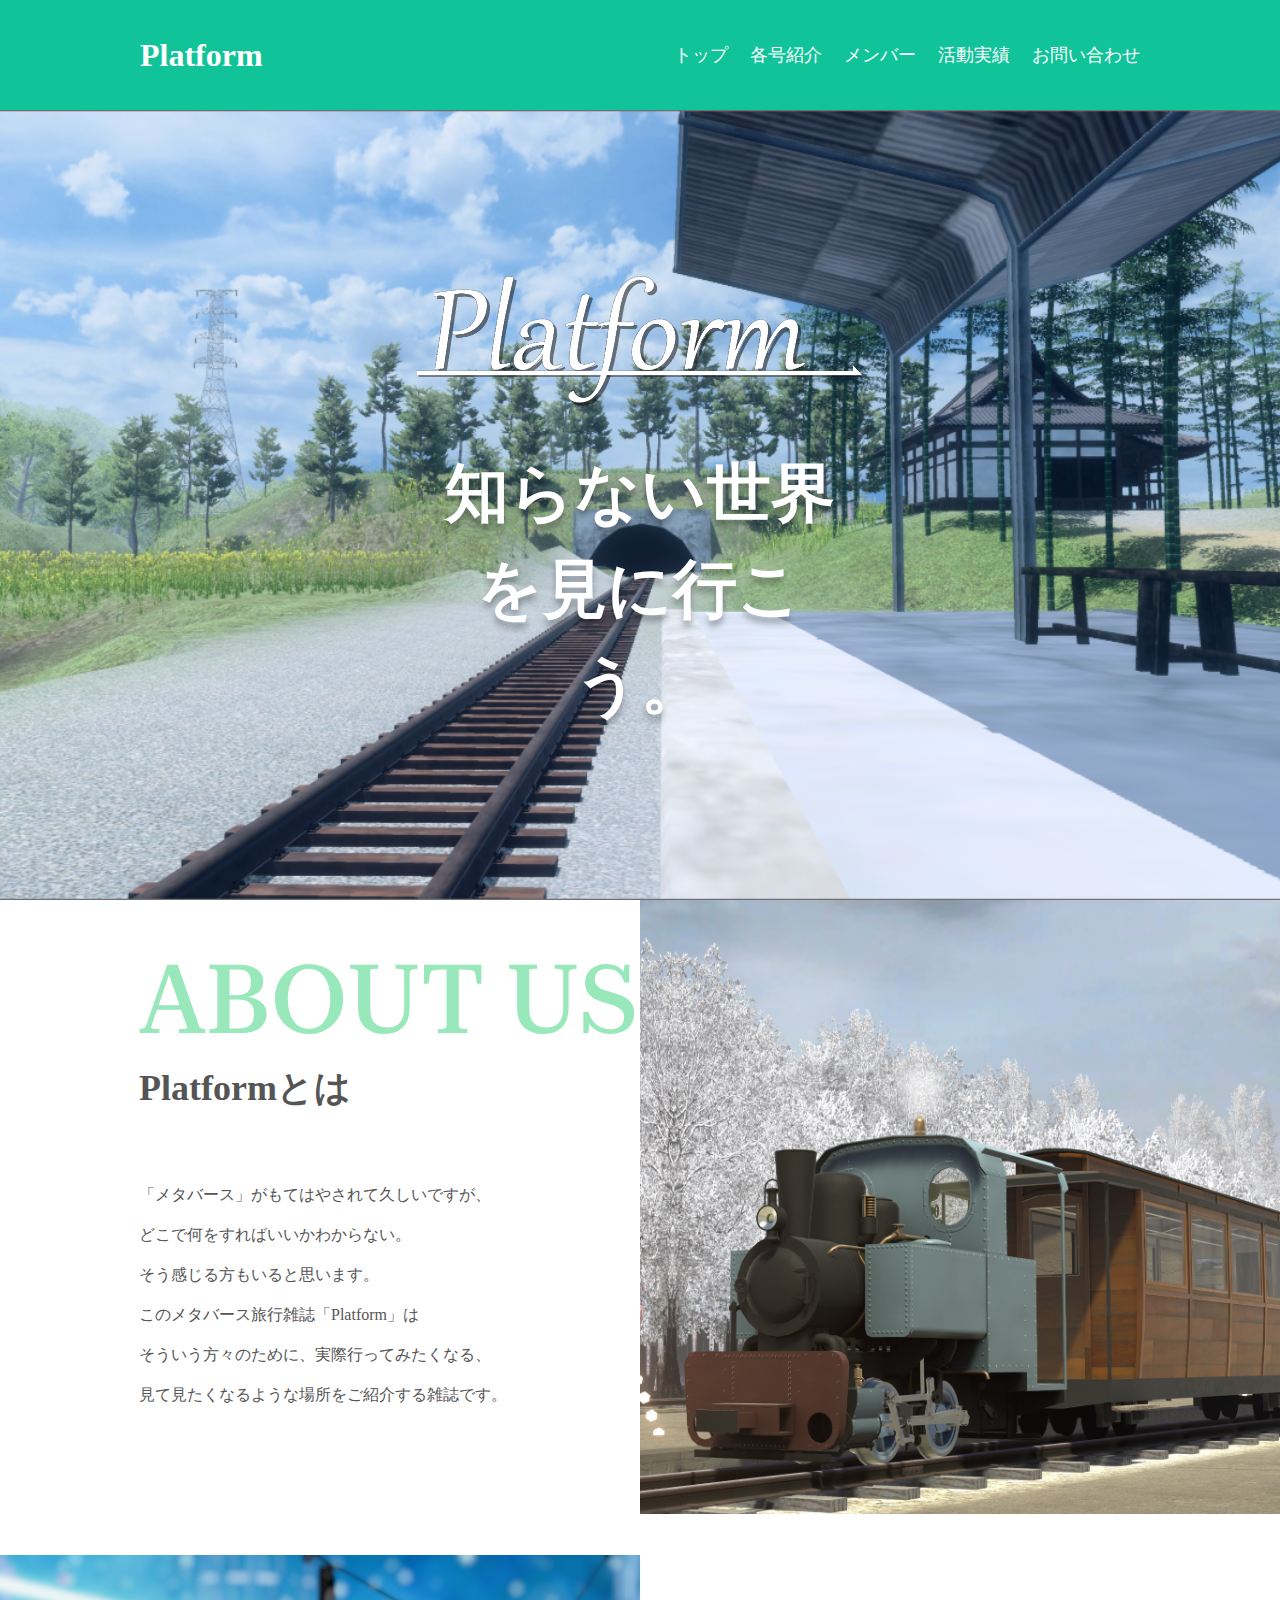
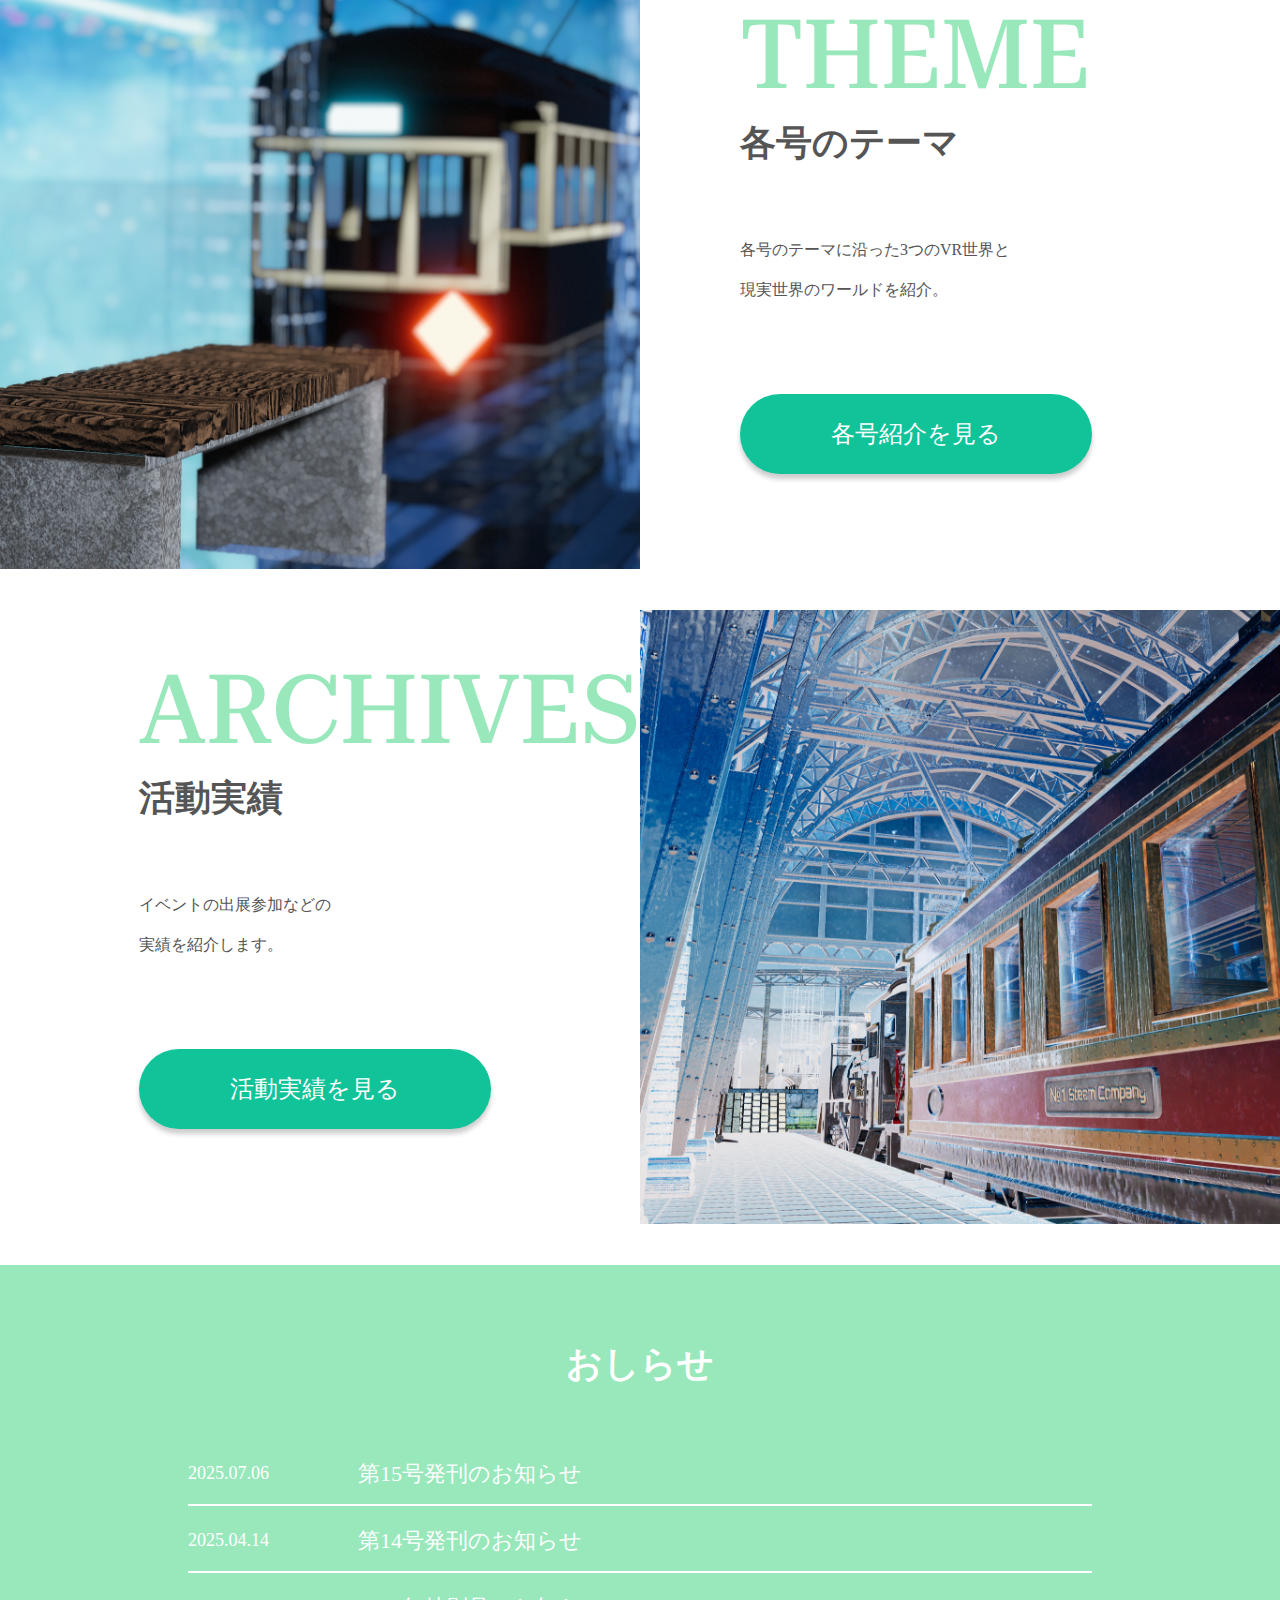
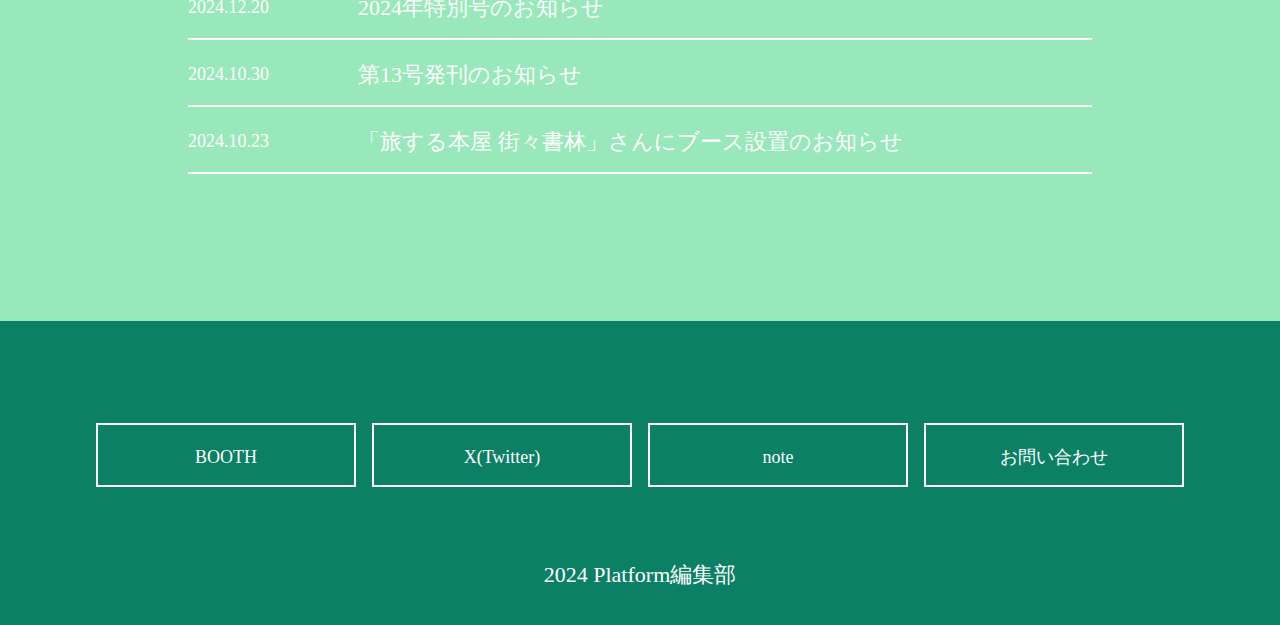
<file: index.html>
<!DOCTYPE html>
<html lang="ja">
<head>
    <meta charset="UTF-8">
    <meta name="viewport" content="width=device-width, initial-scale=1.0">
    <title>Platform - メタバース写真旅行誌 -</title>
    <meta name="description" content="メタバース写真旅行誌「Platform」のWebサイトです 毎号テーマに沿ってVRChatやcluster、Resonite等の各プラットフォームだけではなく現実世界を含めた内容を提供します。">
    <meta name="keywords" content="メタバース,VRChat,cluster,Resonite,写真,旅行誌,メタバース写真旅行誌">

    <meta property="og:type" content="website" />
    <meta property="og:title" content="Platform - メタバース写真旅行誌 -" />
    <meta property="og:description" content="メタバース写真旅行誌「Platform」のWebサイトです 毎号テーマに沿ってVRChatやcluster、Resonite等の各プラットフォームだけではなく現実世界を含めた内容を提供します。" />
    <meta property="og:url" content="https://platformvr.github.io/index.html" />
    <meta property="og:site_name" content="Platform - メタバース写真旅行誌 -" />
    <meta property="og:image" content="https://platformvr.github.io/assets/img/meta_img_s.png" />
    <meta name="twitter:card" content="summary" />
    <meta name="twitter:site" content="@PlatformVR" />
    <link rel="stylesheet" href="./assets/css/reset.css">
    <link rel="preconnect" href="https://fonts.googleapis.com">
    <link rel="preconnect" href="https://fonts.gstatic.com" crossorigin>
    <link href="https://fonts.googleapis.com/css2?family=Roboto+Serif:ital,opsz,wght@0,8..144,100..900;1,8..144,100..900&display=swap" rel="stylesheet">
    <link rel="stylesheet" href="./assets/css/style.css">
</head>
<body>
    <header class="header">
        <div class="header-inner">
            <a href="./index.html" class="logo">Platform</a>
            <nav>
                <input id="menu-toggle" type="checkbox" />
                <label class='menu-button-container' for="menu-toggle">
                    <div class='sp-menu'></div>
                </label>
                <ul class="menulist">
                    <li><a href="./index.html">トップ</a></li>
                    <li><a href="./themes.html">各号紹介</a></li>
                    <li><a href="./member.html">メンバー</a></li>
                    <li><a href="./archives.html">活動実績</a></li>
                    <li><a href="mailto:platformvirtualreal@gmail.com">お問い合わせ</a></li>
                </ul>
            </nav>
        </div>
    </header>
    <main>
        <section class="firstview">
            <div class="firstview-inner">
                <h1><img src="./assets/img/logo.png" alt="Platform" /></h1>
                <p>知らない世界を見に行こう。</p>
            </div>
        </section>
        <section class="about">
            <div class="about-inner">
                <div class="about-contents">
                    <img src="./assets/img/bg_top-about.png" alt="" />
                </div>
                <div class="about-contents">
                    <h2>ABOUT US</h2>
                    <h3>Platformとは</h3>
                    <p>
                        「メタバース」がもてはやされて久しいですが、<br/>
                        どこで何をすればいいかわからない。<br/>
                        そう感じる方もいると思います。<br/>
                        このメタバース旅行雑誌「Platform」は<br/>
                        そういう方々のために、実際行ってみたくなる、<br/>
                        見て見たくなるような場所をご紹介する雑誌です。</p>
                </div>
            </div>
        </section>
        <section class="theme">
            <div class="theme-inner">
                <div class="theme-contents">
                    <img src="./assets/img/bg_top-theme.png" alt="" />
                </div>
                <div class="theme-contents">
                    <h2>THEME</h2>
                    <h3>各号のテーマ</h3>
                    <p>
                        各号のテーマに沿った3つのVR世界と<br/>
                        現実世界のワールドを紹介。</p>

                    <a href="./themes.html" class="btn btn-green btn-big">各号紹介を見る</a>
                </div>
            </div>
        </section>
        <section class="archives">
            <div class="archives-inner">
                <div class="archives-contents">
                    <img src="./assets/img/bg_top-archives.png" alt="" />
                </div>
                <div class="archives-contents">
                    <h2>ARCHIVES</h2>
                    <h3>活動実績</h3>
                    <p>
                        イベントの出展参加などの<br/>
                        実績を紹介します。</p>
                    <a href="./archives.html" class="btn btn-green btn-big">活動実績を見る</a>
                </div>
            </div>
        </section>
        <section class="news">
            <div class="news-inner">
                <h2>おしらせ</h2>
                <ul>
                    <li>
                        <a href="./news/20250706.html"><span class="date">2025.07.06</span><span>第15号発刊のお知らせ</span></a>
                    </li>
                    <li>
                        <a href="./news/20250414.html"><span class="date">2025.04.14</span><span>第14号発刊のお知らせ</span></a>
                    </li>
                    <li>
                        <a href="./news/20241220.html"><span class="date">2024.12.20</span><span>2024年特別号のお知らせ</span></a>
                    </li>
                    <li>
                        <a href="./news/20241030.html"><span class="date">2024.10.30</span><span>第13号発刊のお知らせ</span></a>
                    </li>
                    <li>
                        <a href="./news/20241023.html"><span class="date">2024.10.23</span><span>「旅する本屋 街々書林」さんにブース設置のお知らせ</span></a>
                    </li>
                </ul>
            </div>
        </section>
    </main>
    <footer class="footer">
        <div class="footer-inner">
            <ul class="footer-nav">
                <li>
                    <a class="btn btn-line" href="https://platform-vr.booth.pm/" target="_blank">BOOTH</a>
                </li>
                <li>
                    <a class="btn btn-line" href="https://x.com/PlatformVR" target="_blank">X(Twitter)</a>
                </li>
                <li>
                    <a class="btn btn-line" href="https://note.com/platformvr" target="_blank">note</a>
                </li>
                <li>
                    <a class="btn btn-line" href="mailto:platformvirtualreal@gmail.com">お問い合わせ</a>
                </li>
            </ul>
            <p class="copy">2024 Platform編集部</p>
        </div>
    </footer>
</body>
</html>
</file>
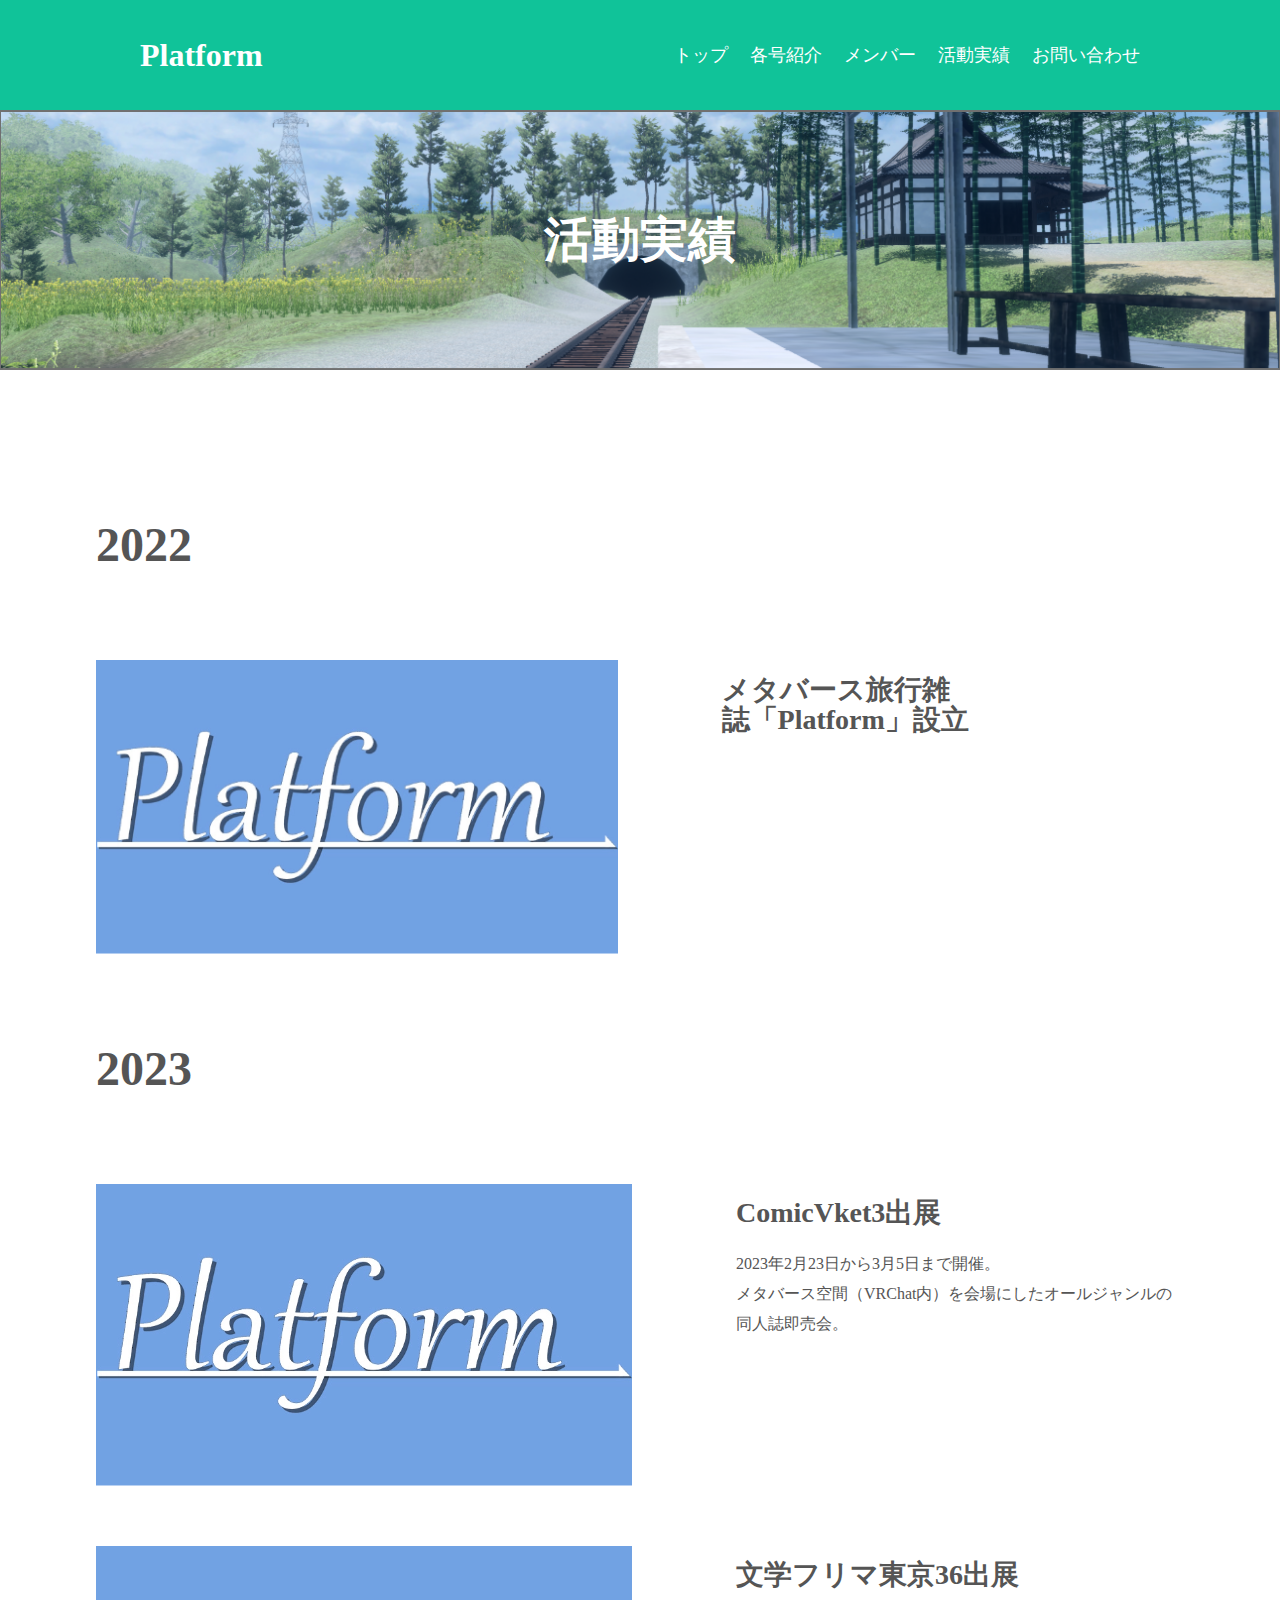
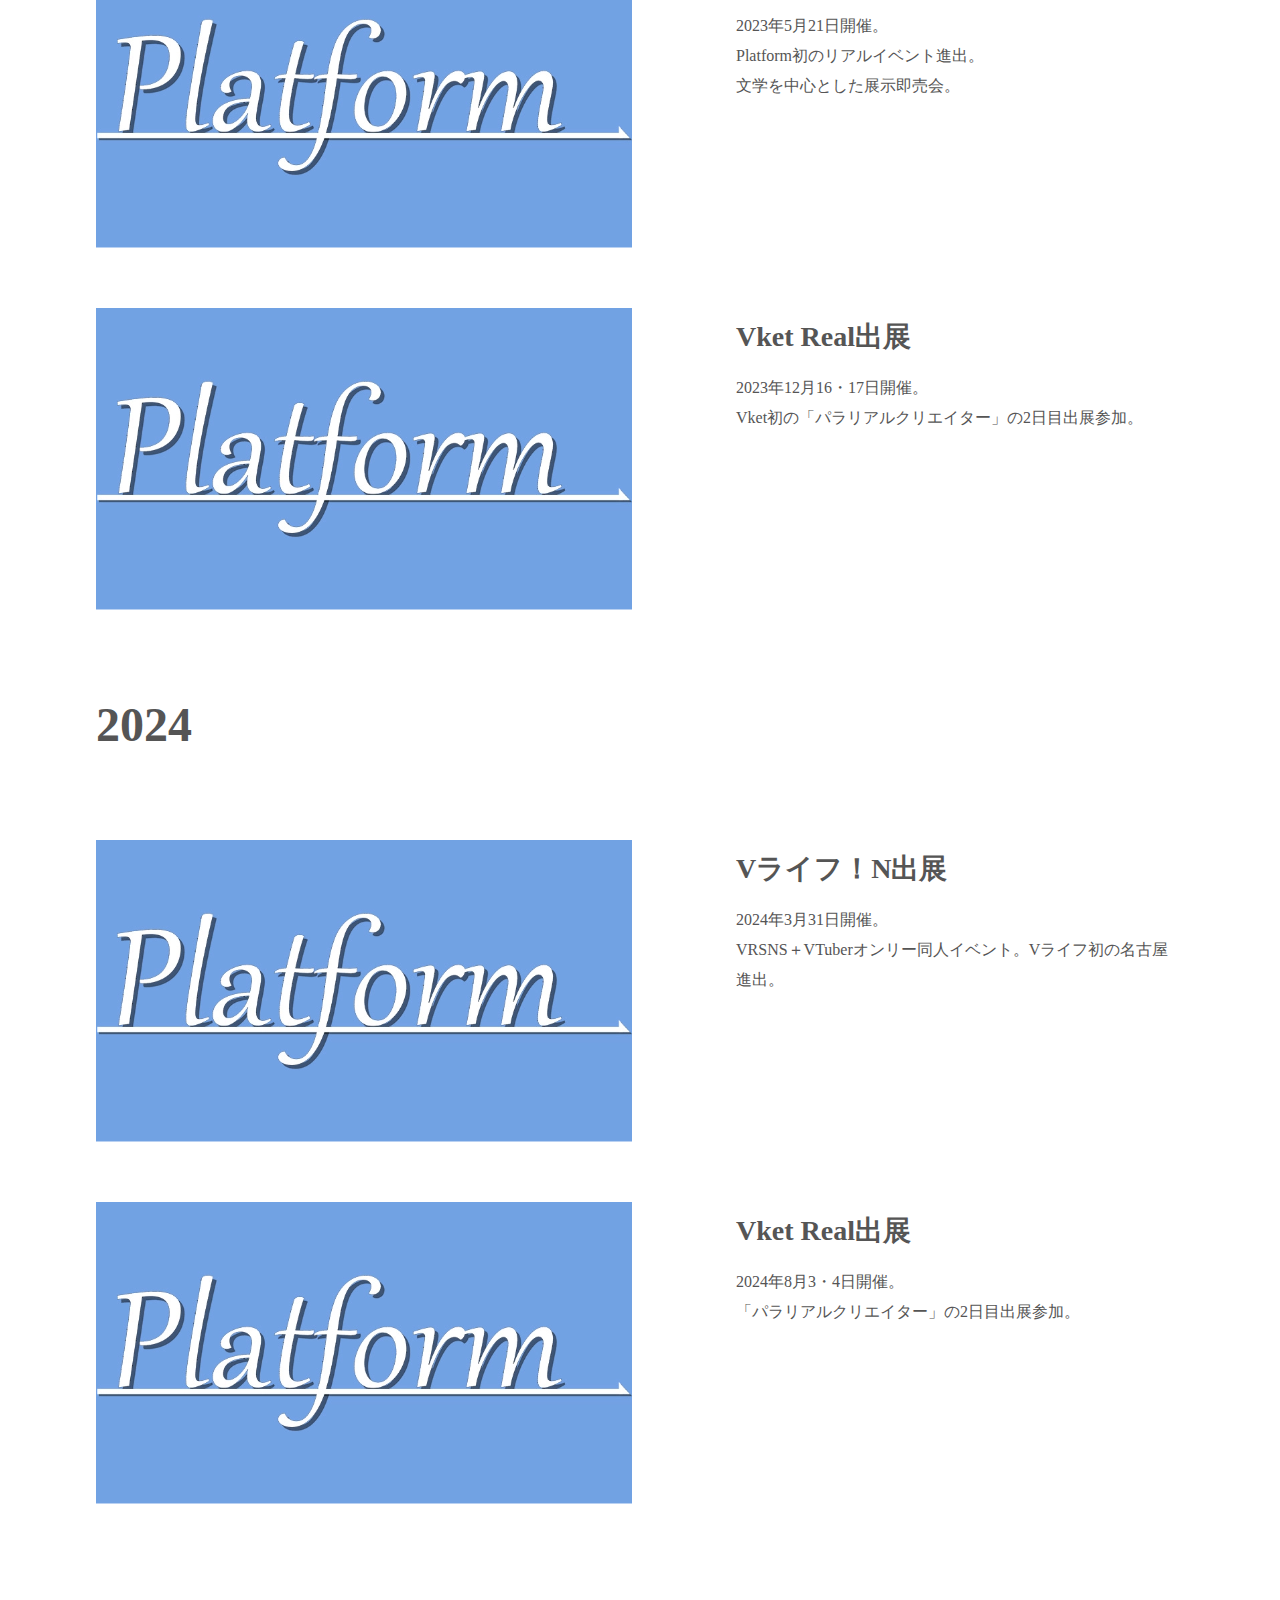
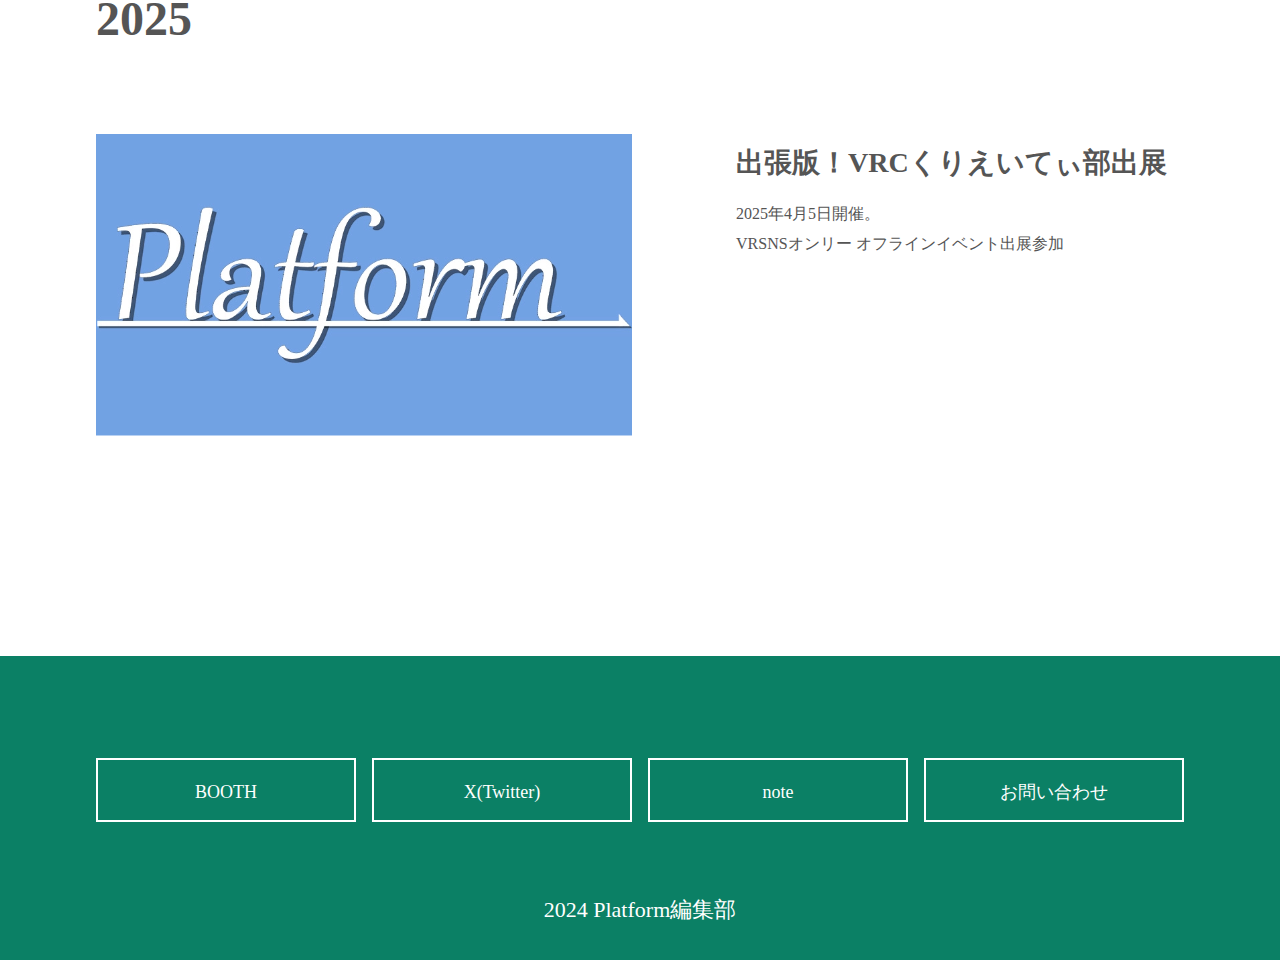
<file: archives.html>
<!DOCTYPE html>
<html lang="ja">
<head>
    <meta charset="UTF-8">
    <meta name="viewport" content="width=device-width, initial-scale=1.0">
    <title>Platform - メタバース写真旅行誌 -</title>
    <link rel="stylesheet" href="./assets/css/reset.css">
    <link rel="preconnect" href="https://fonts.googleapis.com">
    <link rel="preconnect" href="https://fonts.gstatic.com" crossorigin>
    <link href="https://fonts.googleapis.com/css2?family=Roboto+Serif:ital,opsz,wght@0,8..144,100..900;1,8..144,100..900&display=swap" rel="stylesheet">
    <link rel="stylesheet" href="./assets/css/style.css">
</head>
<body>
    <header class="header">
        <div class="header-inner">
            <a href="./index.html" class="logo">Platform</a>
            <nav>
                <input id="menu-toggle" type="checkbox" />
                <label class='menu-button-container' for="menu-toggle">
                    <div class='sp-menu'></div>
                </label>
                <ul class="menulist">
                    <li><a href="./index.html">トップ</a></li>
                    <li><a href="./themes.html">各号紹介</a></li>
                    <li><a href="./member.html">メンバー</a></li>
                    <li><a href="./archives.html">活動実績</a></li>
                    <li><a href="mailto:platformvirtualreal@gmail.com">お問い合わせ</a></li>
                </ul>
            </nav>
        </div>
    </header>
    <main>
        <div class="page-title">
            <h1>活動実績</h1>
        </div>
        <section class="archives-sections">
            <div class="archives-sections_inner">
                <h2>2022</h2>
                <ul class="archives-list">
                    <li>
                        <div class="archives-img">
                            <img src="./assets/img/comming.png" alt="">
                        </div>
                        <div class="archives-description">
                            <h3>メタバース旅行雑誌「Platform」設立</h3>
                        </div>
                    </li>
                </ul>
                <h2>2023</h2>
                <ul class="archives-list">
                    <li>
                        <div class="archives-img">
                            <img src="./assets/img/comming.png" alt="">
                        </div>
                        <div class="archives-description">
                            <h3>ComicVket3出展</h3>
                            <p>2023年2月23日から3月5日まで開催。<br/>メタバース空間（VRChat内）を会場にしたオールジャンルの同人誌即売会。</p>
                        </div>
                    </li>
                    <li>
                        <div class="archives-img">
                            <img src="./assets/img/comming.png" alt="">
                        </div>
                        <div class="archives-description">
                            <h3>文学フリマ東京36出展</h3>
                            <p>2023年5月21日開催。<br/>Platform初のリアルイベント進出。<br/>文学を中心とした展示即売会。</p>
                        </div>
                    </li>
                    <li>
                        <div class="archives-img">
                            <img src="./assets/img/comming.png" alt="">
                        </div>
                        <div class="archives-description">
                            <h3>Vket Real出展</h3>
                            <p>2023年12月16・17日開催。<br/>Vket初の「パラリアルクリエイター」の2日目出展参加。</p>
                        </div>
                    </li>
                </ul>
                <h2>2024</h2>
                <ul class="archives-list">
                    <li>
                        <div class="archives-img">
                            <img src="./assets/img/comming.png" alt="">
                        </div>
                        <div class="archives-description">
                            <h3>Vライフ！N出展</h3>
                            <p>2024年3月31日開催。<br/>VRSNS＋VTuberオンリー同人イベント。Vライフ初の名古屋進出。</p>
                        </div>
                    </li>
                    <li>
                        <div class="archives-img">
                            <img src="./assets/img/comming.png" alt="">
                        </div>
                        <div class="archives-description">
                            <h3>Vket Real出展</h3>
                            <p>2024年8月3・4日開催。<br/>「パラリアルクリエイター」の2日目出展参加。</p>
                        </div>
                    </li>
                </ul>
                <h2>2025</h2>
                <ul class="archives-list">
                    <li>
                        <div class="archives-img">
                            <img src="./assets/img/comming.png" alt="">
                        </div>
                        <div class="archives-description">
                            <h3>出張版！VRCくりえいてぃ部出展</h3>
                            <p>2025年4月5日開催。<br/>VRSNSオンリー オフラインイベント出展参加</p>
                        </div>
                    </li>
                </ul>
            </div>
        </section>
    </main>
    <footer class="footer">
        <div class="footer-inner">
            <ul class="footer-nav">
                <li>
                    <a class="btn btn-line" href="https://platform-vr.booth.pm/" target="_blank">BOOTH</a>
                </li>
                <li>
                    <a class="btn btn-line" href="https://x.com/PlatformVR" target="_blank">X(Twitter)</a>
                </li>
                <li>
                    <a class="btn btn-line" href="https://note.com/platformvr" target="_blank">note</a>
                </li>
                <li>
                    <a class="btn btn-line" href="mailto:platformvirtualreal@gmail.com">お問い合わせ</a>
                </li>
            </ul>
            <p class="copy">2024 Platform編集部</p>
        </div>
    </footer>
</body>
</html>
</file>
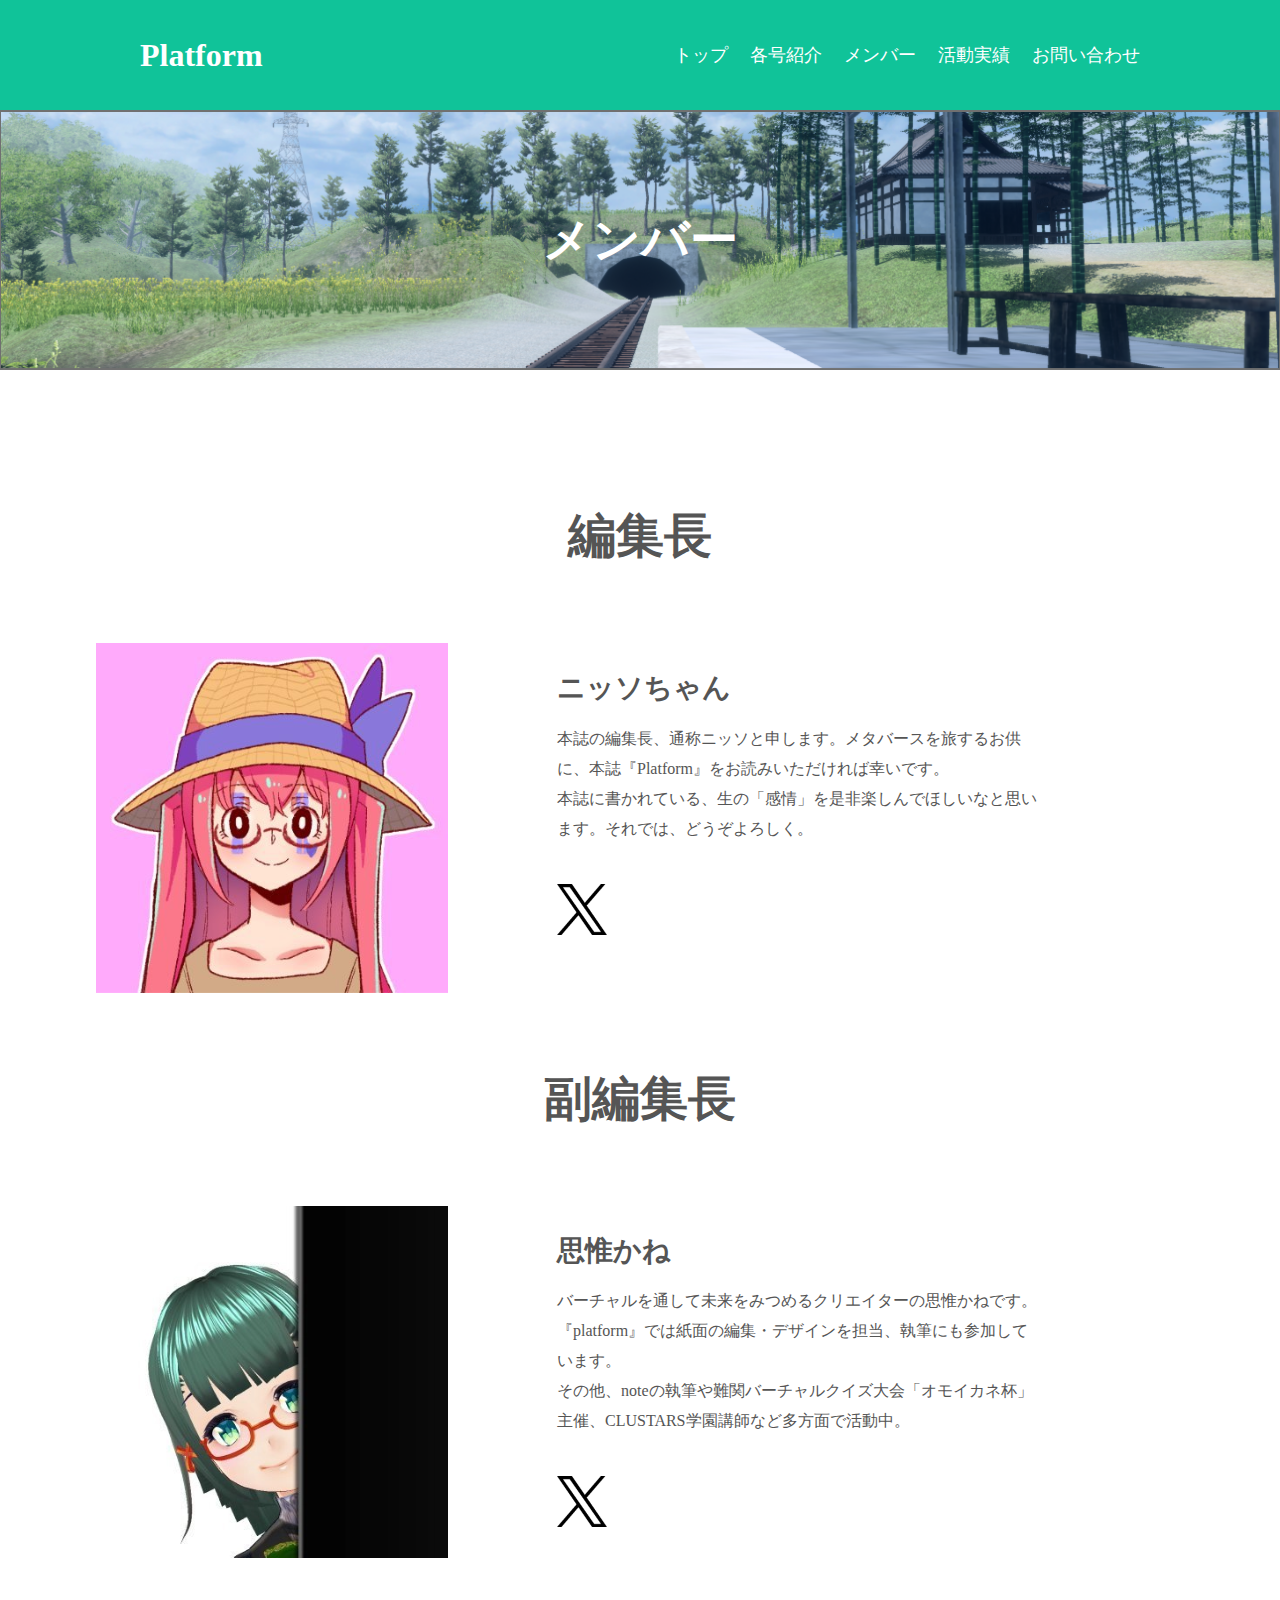
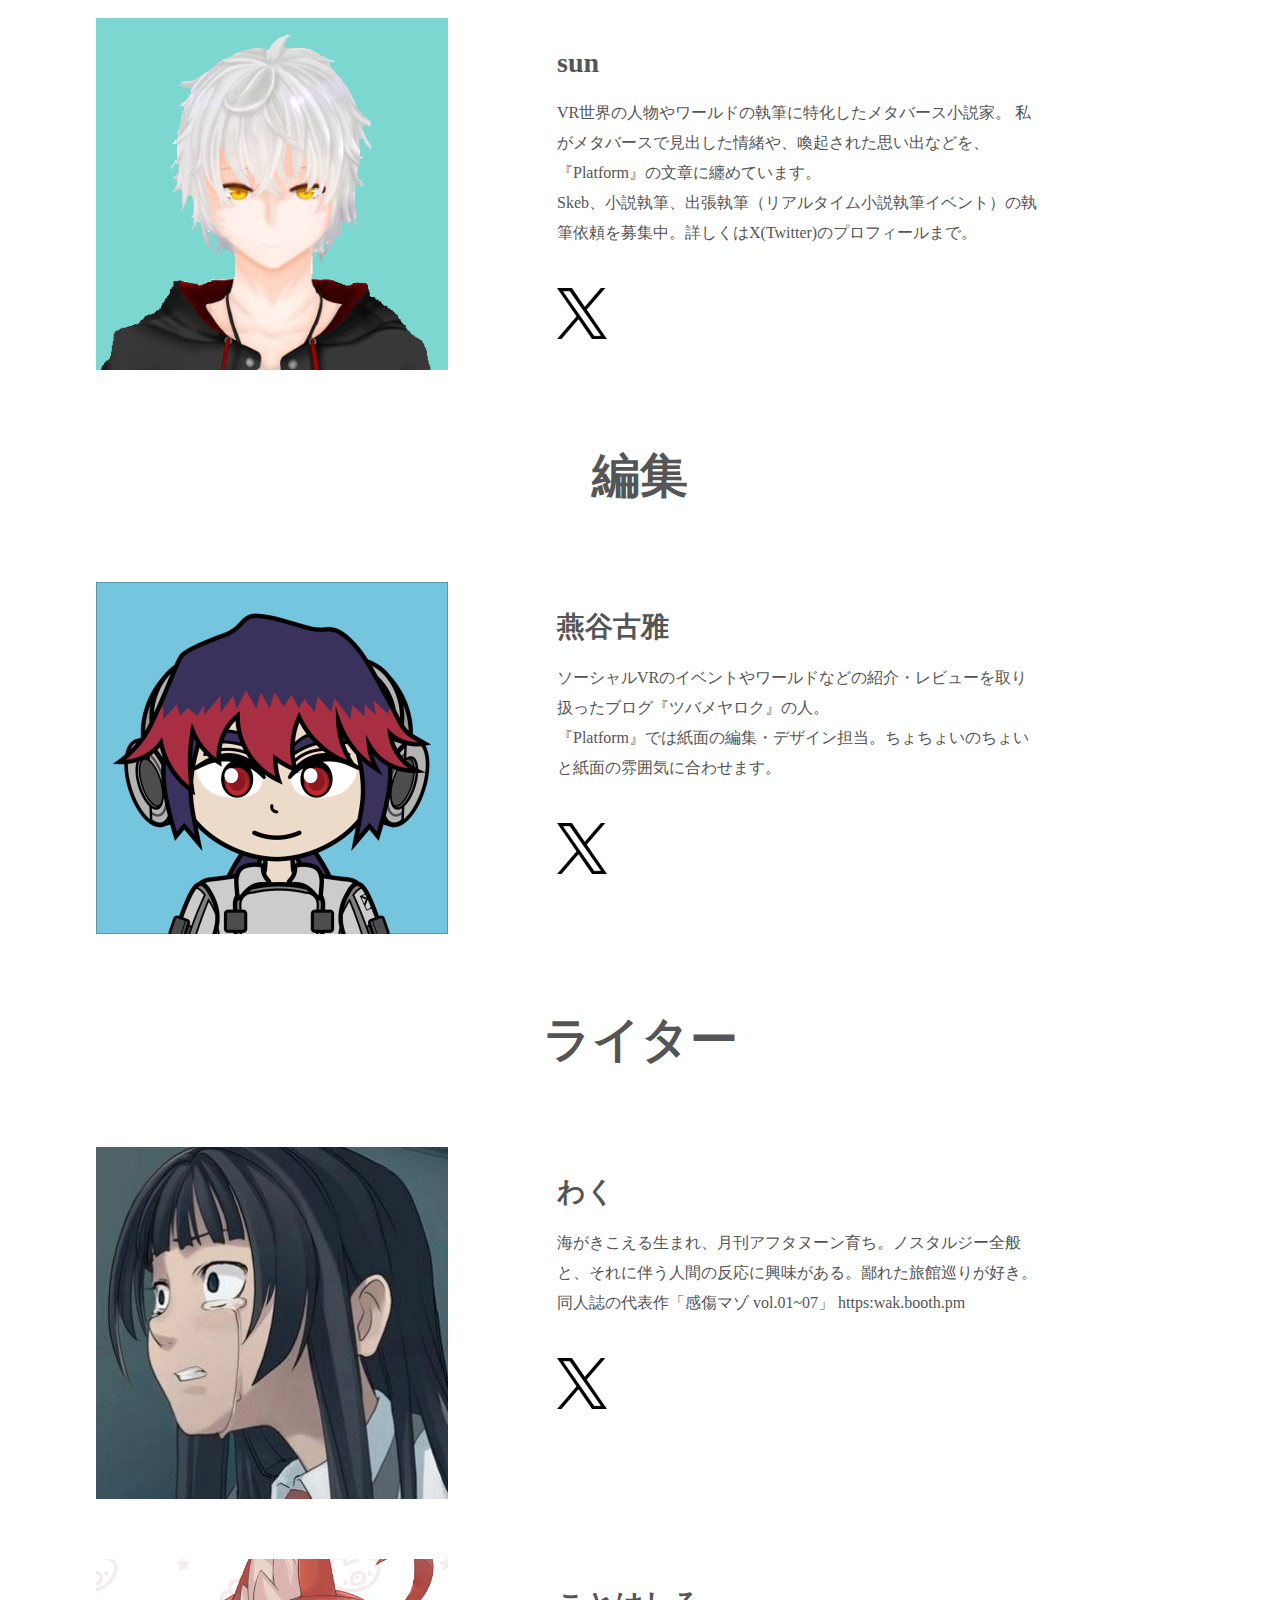
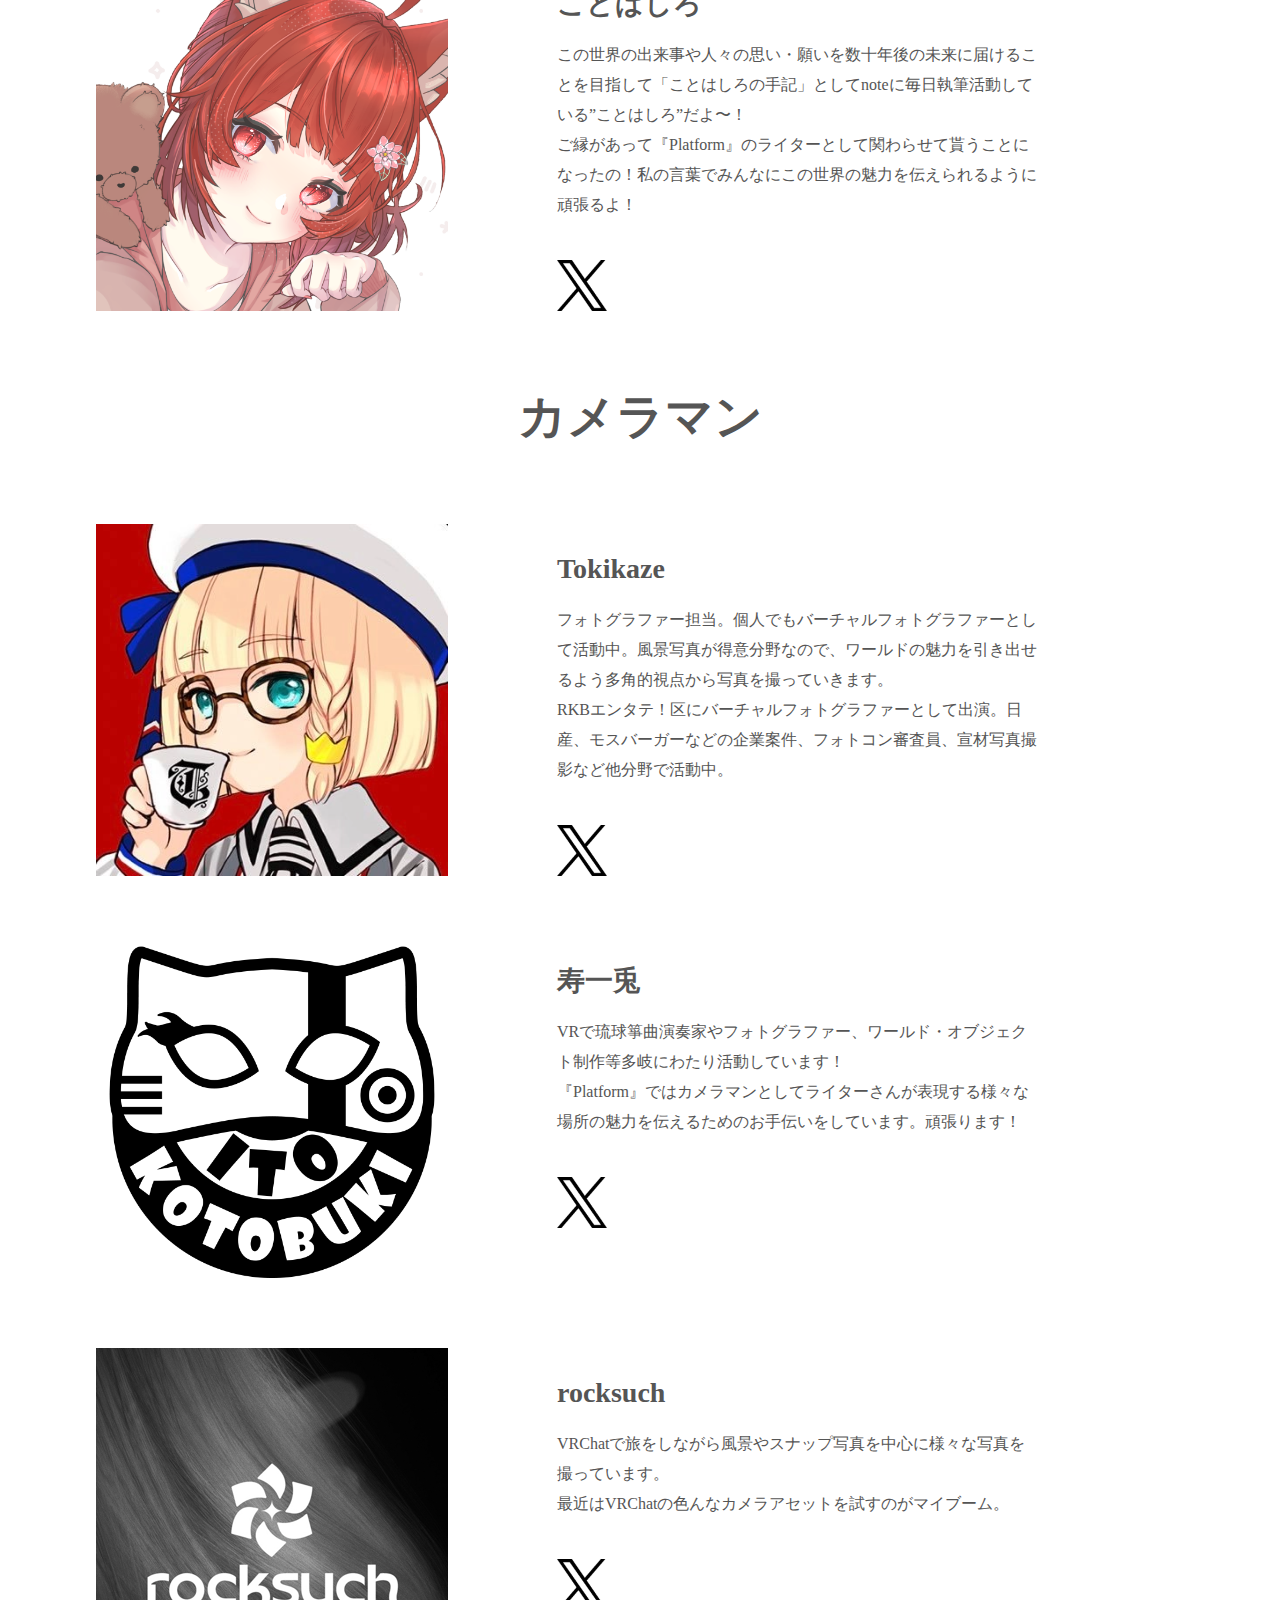
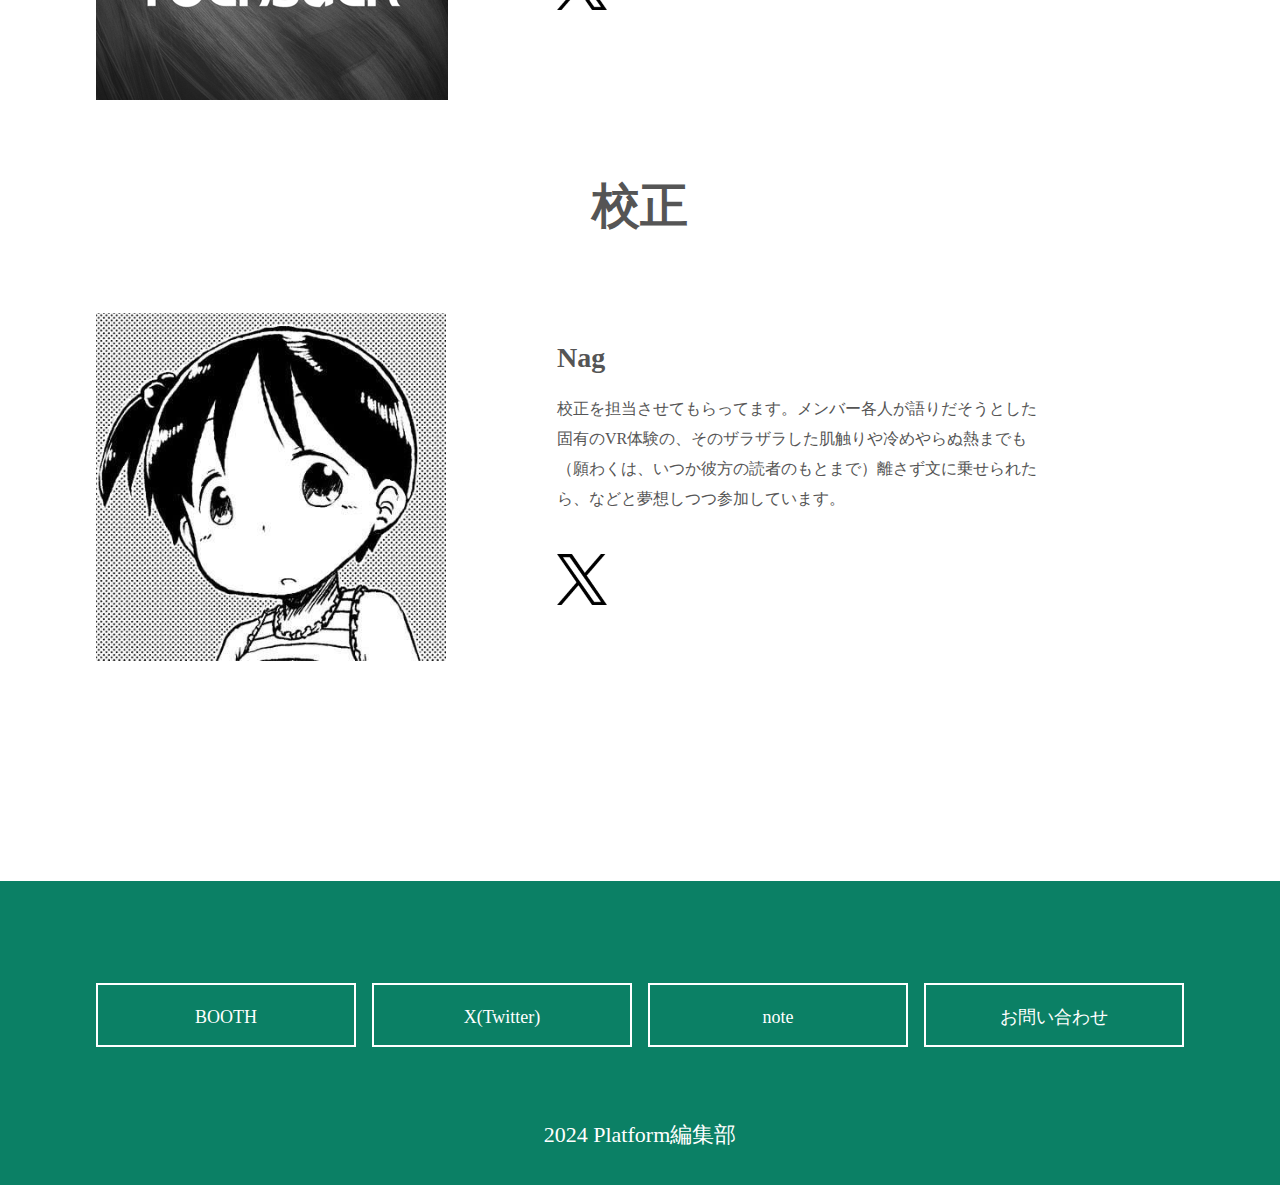
<file: member.html>
<!DOCTYPE html>
<html lang="ja">
<head>
    <meta charset="UTF-8">
    <meta name="viewport" content="width=device-width, initial-scale=1.0">
    <title>Platform - メタバース写真旅行誌 -</title>

    <link rel="stylesheet" href="./assets/css/reset.css">
    <link rel="preconnect" href="https://fonts.googleapis.com">
    <link rel="preconnect" href="https://fonts.gstatic.com" crossorigin>
    <link href="https://fonts.googleapis.com/css2?family=Roboto+Serif:ital,opsz,wght@0,8..144,100..900;1,8..144,100..900&display=swap" rel="stylesheet">
    <link rel="stylesheet" href="./assets/css/style.css">
</head>
<body>
    <header class="header">
        <div class="header-inner">
            <a href="./index.html" class="logo">Platform</a>
            <nav>
                <input id="menu-toggle" type="checkbox" />
                <label class='menu-button-container' for="menu-toggle">
                    <div class='sp-menu'></div>
                </label>
                <ul class="menulist">
                    <li><a href="./index.html">トップ</a></li>
                    <li><a href="./themes.html">各号紹介</a></li>
                    <li><a href="./member.html">メンバー</a></li>
                    <li><a href="./archives.html">活動実績</a></li>
                    <li><a href="mailto:platformvirtualreal@gmail.com">お問い合わせ</a></li>
                </ul>
            </nav>
        </div>
    </header>
    <main>
        <div class="page-title">
            <h1>メンバー</h1>
        </div>
        <section class="menber-sections">
            <div class="menber-sections_inner">
                <h2>編集長</h2>
                <ul class="menber-list">
                    <li>
                        <div class="menber-img">
                            <img src="./assets/img/menber/nisso.png" alt="">
                        </div>
                        <div class="menber-description">
                            <h3>ニッソちゃん</h3>
                            <p class="profile">本誌の編集長、通称ニッソと申します。メタバースを旅するお供に、本誌『Platform』をお読みいただければ幸いです。<br /> 本誌に書かれている、生の「感情」を是非楽しんでほしいなと思います。それでは、どうぞよろしく。</p>
                            <a href="https://x.com/JOICLE_info" target="_blank" class="x_links"><img src="./assets/img/X_logo.png" alt="X"></a>
                        </div>
                    </li>
                </ul>
                <h2>副編集長</h2>
                <ul class="menber-list">
                    <li>
                        <div class="menber-img">
                            <img src="./assets/img/menber/kane.png" alt="">
                        </div>
                        <div class="menber-description">
                            <h3>思惟かね</h3>
                            <p class="profile">バーチャルを通して未来をみつめるクリエイターの思惟かねです。『platform』では紙面の編集・デザインを担当、執筆にも参加しています。<br />その他、noteの執筆や難関バーチャルクイズ大会「オモイカネ杯」主催、CLUSTARS学園講師など多方面で活動中。</p>
                            <a href="https://x.com/omoi0kane" target="_blank" class="x_links"><img src="./assets/img/X_logo.png" alt="X"></a>
                        </div>
                    </li>
                    <li>
                        <div class="menber-img">
                            <img src="./assets/img/menber/sun.png" alt="">
                        </div>
                        <div class="menber-description">
                            <h3>sun</h3>
                            <p class="profile">VR世界の人物やワールドの執筆に特化したメタバース小説家。 私がメタバースで見出した情緒や、喚起された思い出などを、『Platform』の文章に纏めています。<br />Skeb、小説執筆、出張執筆（リアルタイム小説執筆イベント）の執筆依頼を募集中。詳しくはX(Twitter)のプロフィールまで。</p>
                            <a href="https://x.com/Hermit_Heaven" target="_blank" class="x_links"><img src="./assets/img/X_logo.png" alt="X"></a>
                        </div>
                    </li>
                </ul>
                <h2>編集</h2>
                <ul class="menber-list">
                    <li>
                        <div class="menber-img">
                            <img src="./assets/img/menber/tsubameya.png" alt="">
                        </div>
                        <div class="menber-description">
                            <h3>燕谷古雅</h3>
                            <p class="profile">ソーシャルVRのイベントやワールドなどの紹介・レビューを取り扱ったブログ『ツバメヤロク』の人。<br/>『Platform』では紙面の編集・デザイン担当。ちょちょいのちょいと紙面の雰囲気に合わせます。</p>
                            <a href="https://x.com/Tsubameyakoga" target="_blank" class="x_links"><img src="./assets/img/X_logo.png" alt="X"></a>
                        </div>
                    </li>
                </ul>
                <h2>ライター</h2>
                <ul class="menber-list">
                    <li>
                        <div class="menber-img">
                            <img src="./assets/img/menber/waku.png" alt="">
                        </div>
                        <div class="menber-description">
                            <h3>わく</h3>
                            <p class="profile">海がきこえる生まれ、月刊アフタヌーン育ち。ノスタルジー全般と、それに伴う人間の反応に興味がある。鄙れた旅館巡りが好き。<br/>同人誌の代表作「感傷マゾ vol.01~07」 https:wak.booth.pm</p>
                            <a href="https://x.com/wak" target="_blank" class="x_links"><img src="./assets/img/X_logo.png" alt="X"></a>
                        </div>
                    </li>
                    <li>
                        <div class="menber-img">
                            <img src="./assets/img/menber/kotoha.png" alt="">
                        </div>
                        <div class="menber-description">
                            <h3>ことはしろ</h3>
                            <p class="profile">この世界の出来事や人々の思い・願いを数十年後の未来に届けることを目指して「ことはしろの手記」としてnoteに毎日執筆活動している”ことはしろ”だよ〜！<br/> ご縁があって『Platform』のライターとして関わらせて貰うことになったの！私の言葉でみんなにこの世界の魅力を伝えられるように頑張るよ！</p>
                            <a href="https://x.com/kotohasiro" target="_blank" class="x_links"><img src="./assets/img/X_logo.png" alt="X"></a>
                        </div>
                    </li>
                </ul>
                <h2>カメラマン</h2>
                <ul class="menber-list">
                    <li>
                        <div class="menber-img">
                            <img src="./assets/img/menber/tokikaze.png" alt="">
                        </div>
                        <div class="menber-description">
                            <h3>Tokikaze</h3>
                            <p class="profile">フォトグラファー担当。個人でもバーチャルフォトグラファーとして活動中。風景写真が得意分野なので、ワールドの魅力を引き出せるよう多角的視点から写真を撮っていきます。<br />RKBエンタテ！区にバーチャルフォトグラファーとして出演。日産、モスバーガーなどの企業案件、フォトコン審査員、宣材写真撮影など他分野で活動中。</p>
                            <a href="https://x.com/tokikaze_ikebo" target="_blank" class="x_links"><img src="./assets/img/X_logo.png" alt="X"></a>
                        </div>
                    </li>
                    <li>
                        <div class="menber-img">
                            <img src="./assets/img/menber/ito.png" alt="">
                        </div>
                        <div class="menber-description">
                            <h3>寿一兎</h3>
                            <p class="profile">VRで琉球箏曲演奏家やフォトグラファー、ワールド・オブジェクト制作等多岐にわたり活動しています！<br/>『Platform』ではカメラマンとしてライターさんが表現する様々な場所の魅力を伝えるためのお手伝いをしています。頑張ります！</p>
                            <a href="https://x.com/itosanvrc" target="_blank" class="x_links"><img src="./assets/img/X_logo.png" alt="X"></a>
                        </div>
                    </li>
                    <li>
                        <div class="menber-img">
                            <img src="./assets/img/menber/rocksuch.png" alt="">
                        </div>
                        <div class="menber-description">
                            <h3>rocksuch</h3>
                            <p class="profile">VRChatで旅をしながら風景やスナップ写真を中心に様々な写真を撮っています。<br/>最近はVRChatの色んなカメラアセットを試すのがマイブーム。</p>
                            <a href="https://x.com/rocksuch" target="_blank" class="x_links"><img src="./assets/img/X_logo.png" alt="X"></a>
                        </div>
                    </li>
                </ul>
                <h2>校正</h2>
                <ul class="menber-list">
                    <li>
                        <div class="menber-img">
                            <img src="./assets/img/menber/nag.png" alt="">
                        </div>
                        <div class="menber-description">
                            <h3>Nag</h3>
                            <p class="profile">校正を担当させてもらってます。メンバー各人が語りだそうとした固有のVR体験の、そのザラザラした肌触りや冷めやらぬ熱までも（願わくは、いつか彼方の読者のもとまで）離さず文に乗せられたら、などと夢想しつつ参加しています。</p>
                            <a href="https://x.com/Nag_Nay" target="_blank" class="x_links"><img src="./assets/img/X_logo.png" alt="X"></a>
                        </div>
                    </li>
                </ul>
            </div>
        </section>
    </main>
    <footer class="footer">
        <div class="footer-inner">
            <ul class="footer-nav">
                <li>
                    <a class="btn btn-line" href="https://platform-vr.booth.pm/" target="_blank">BOOTH</a>
                </li>
                <li>
                    <a class="btn btn-line" href="https://x.com/PlatformVR" target="_blank">X(Twitter)</a>
                </li>
                <li>
                    <a class="btn btn-line" href="https://note.com/platformvr" target="_blank">note</a>
                </li>
                <li>
                    <a class="btn btn-line" href="mailto:platformvirtualreal@gmail.com">お問い合わせ</a>
                </li>
            </ul>
            <p class="copy">2024 Platform編集部</p>
        </div>
    </footer>
</body>
</html>
</file>
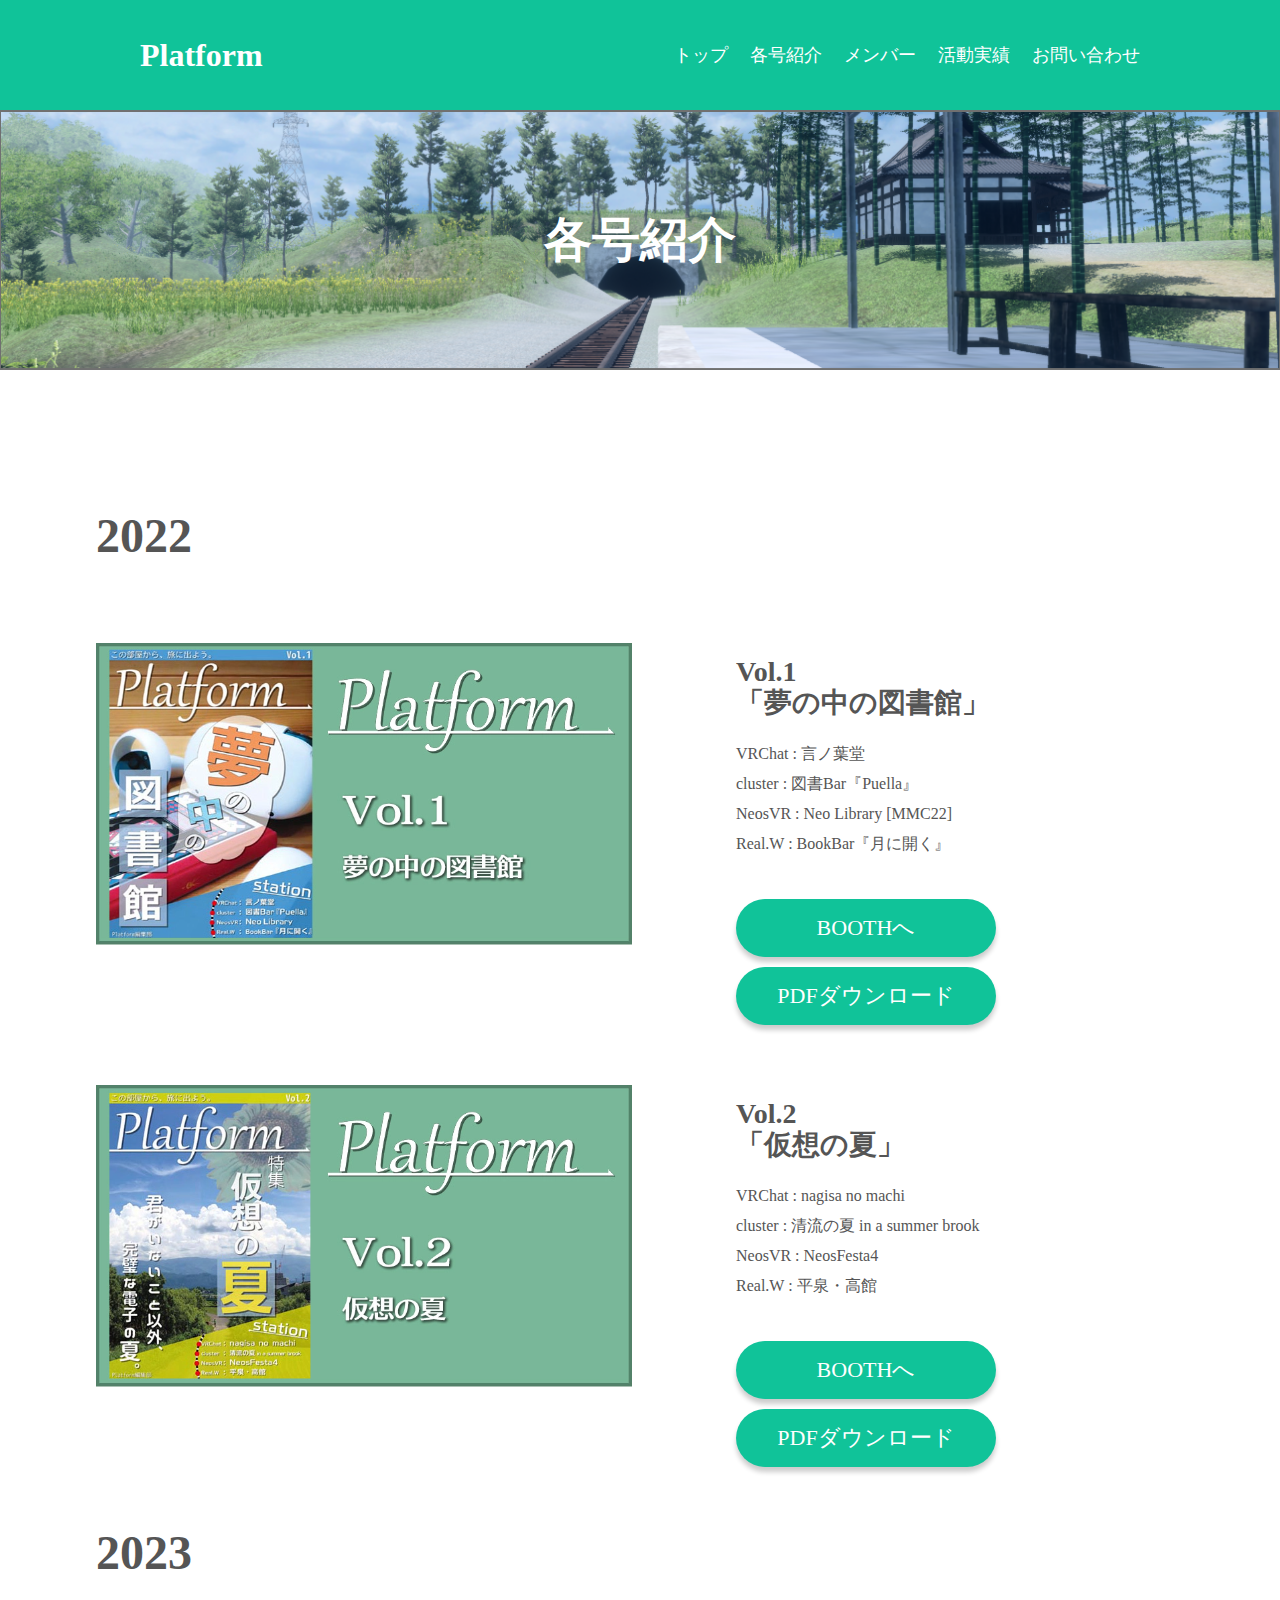
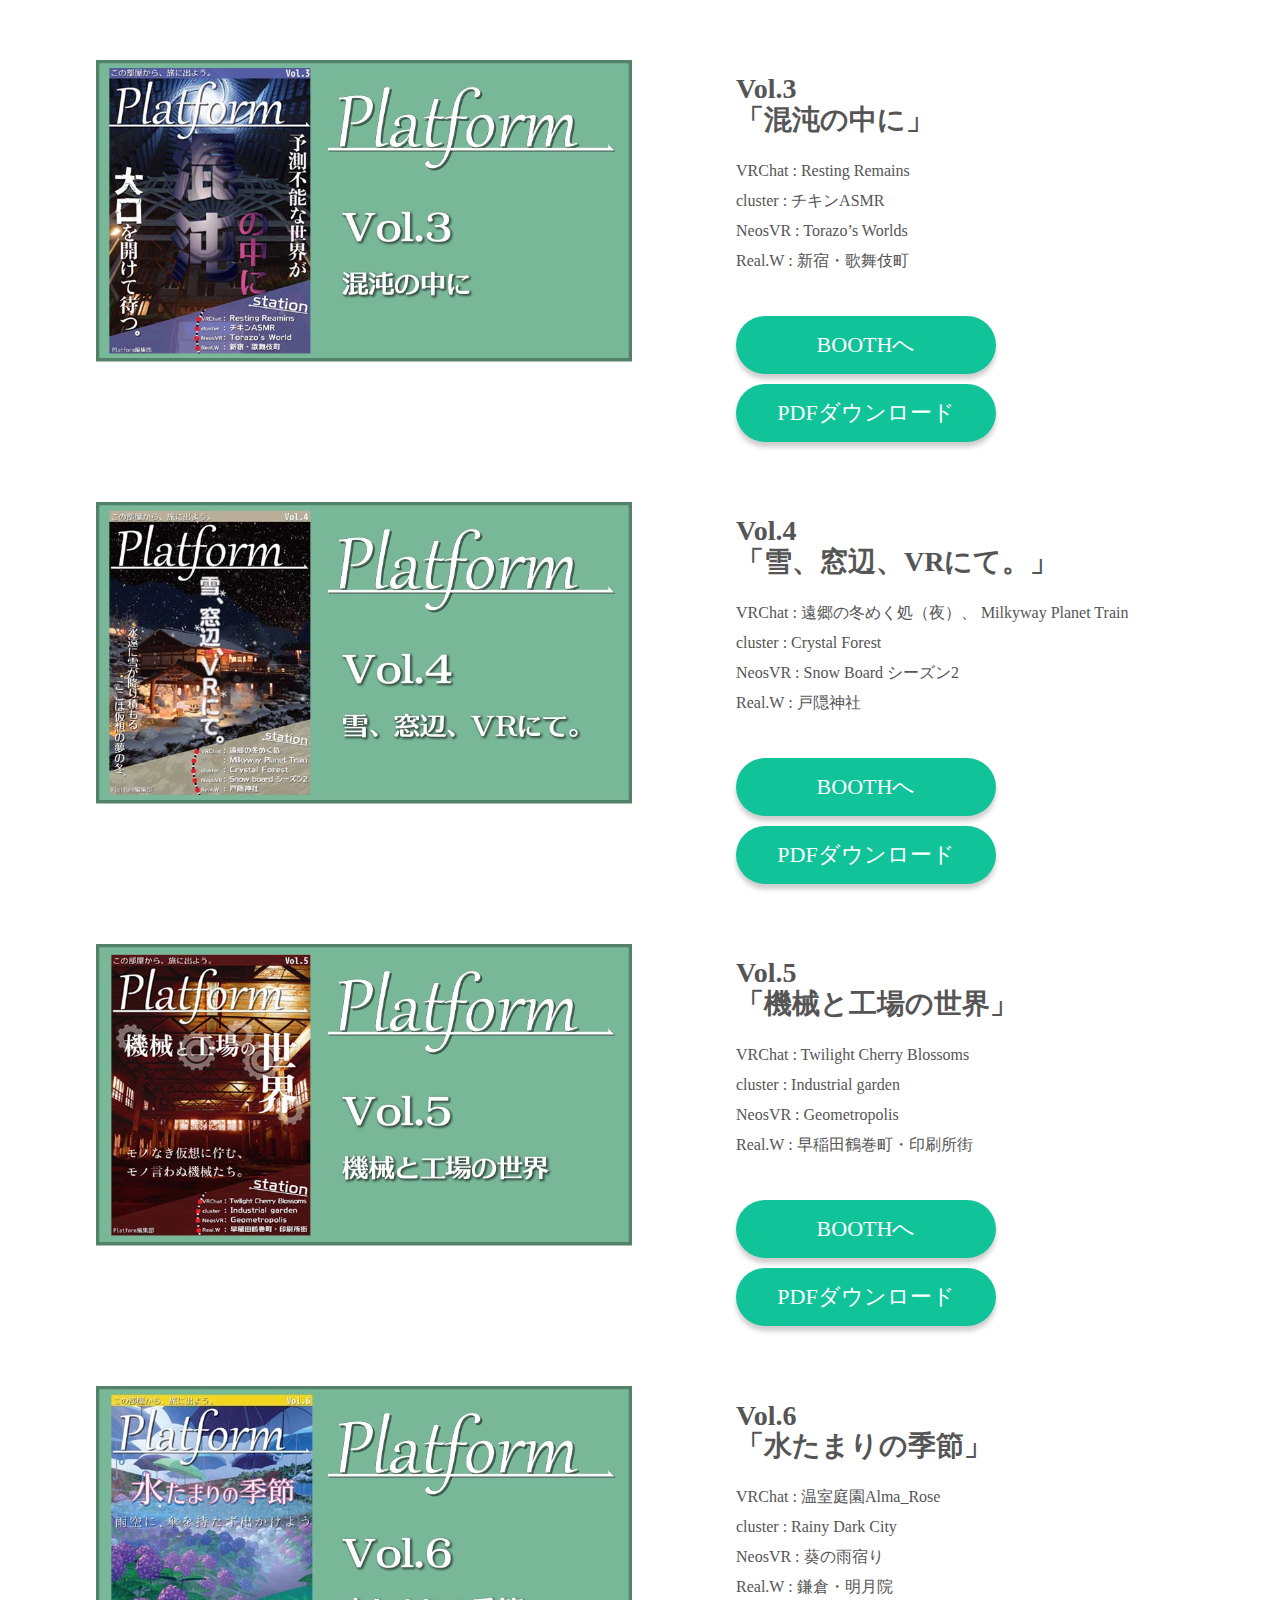
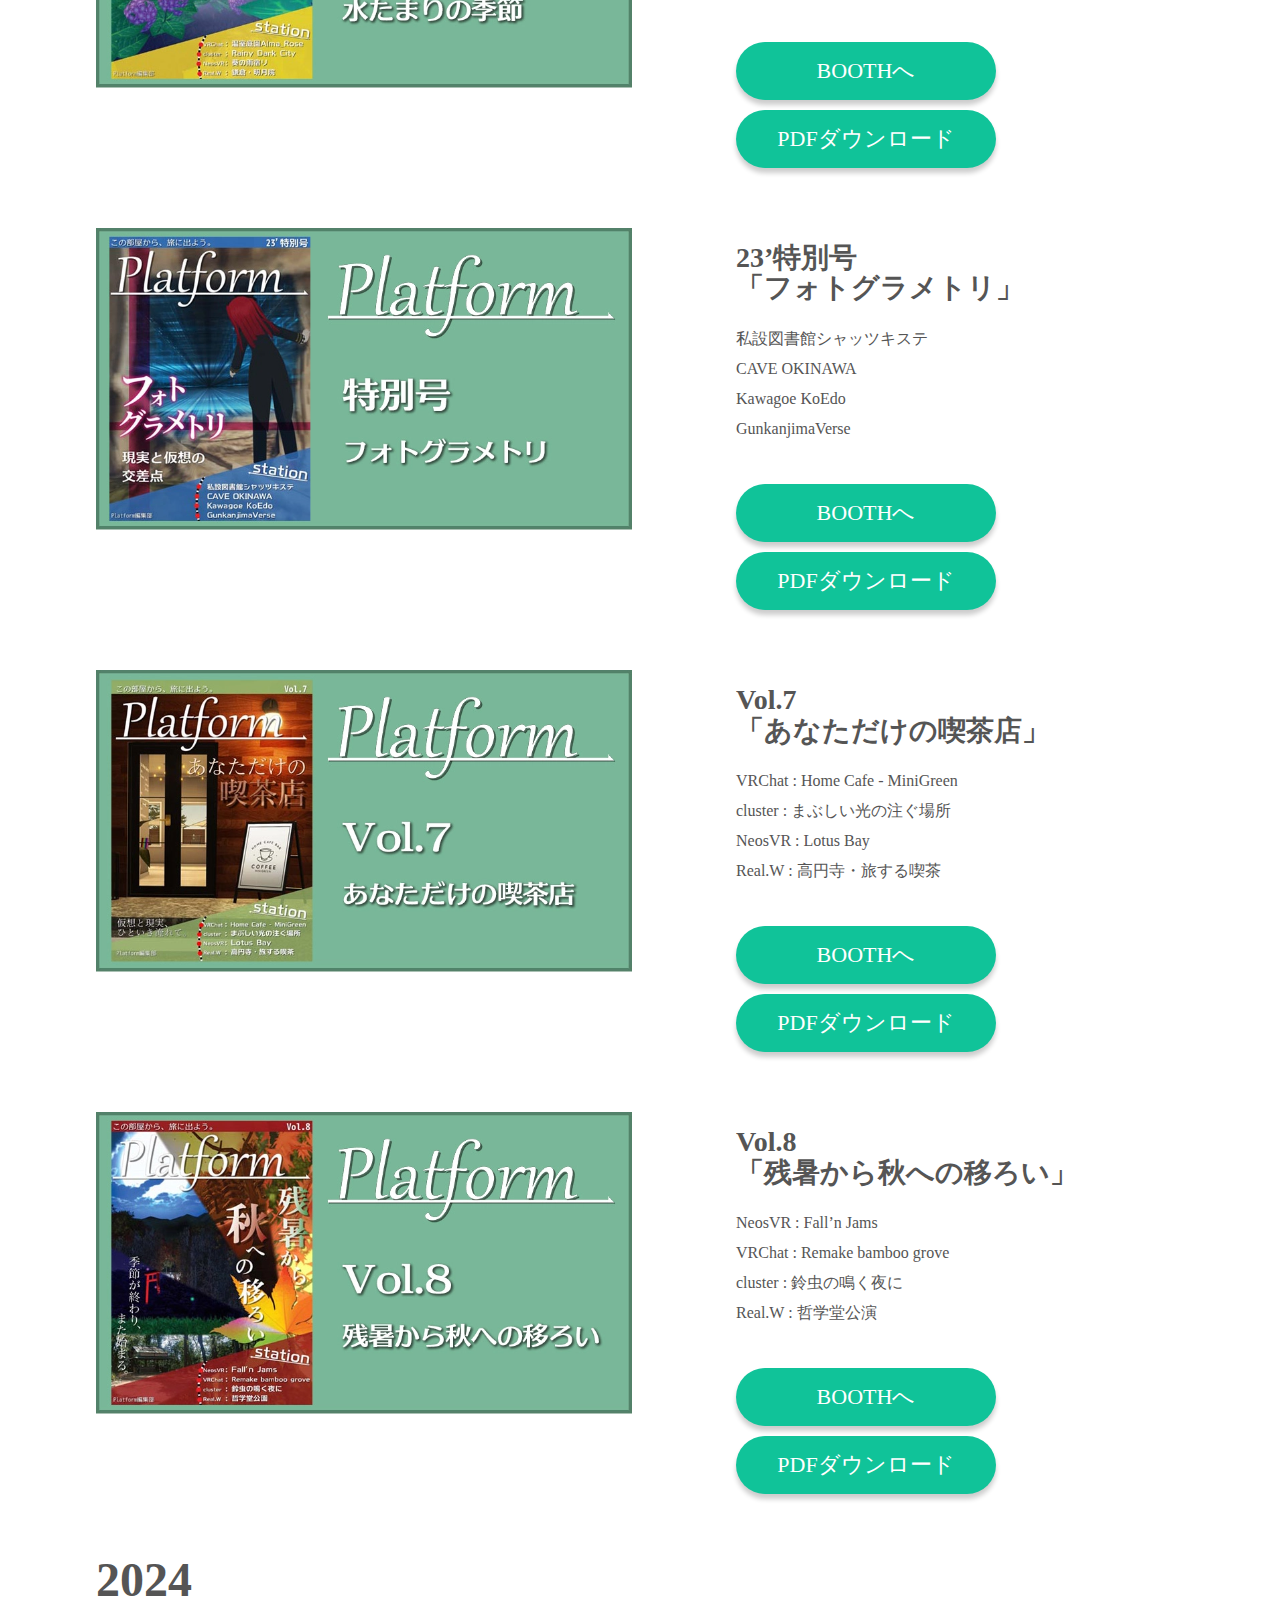
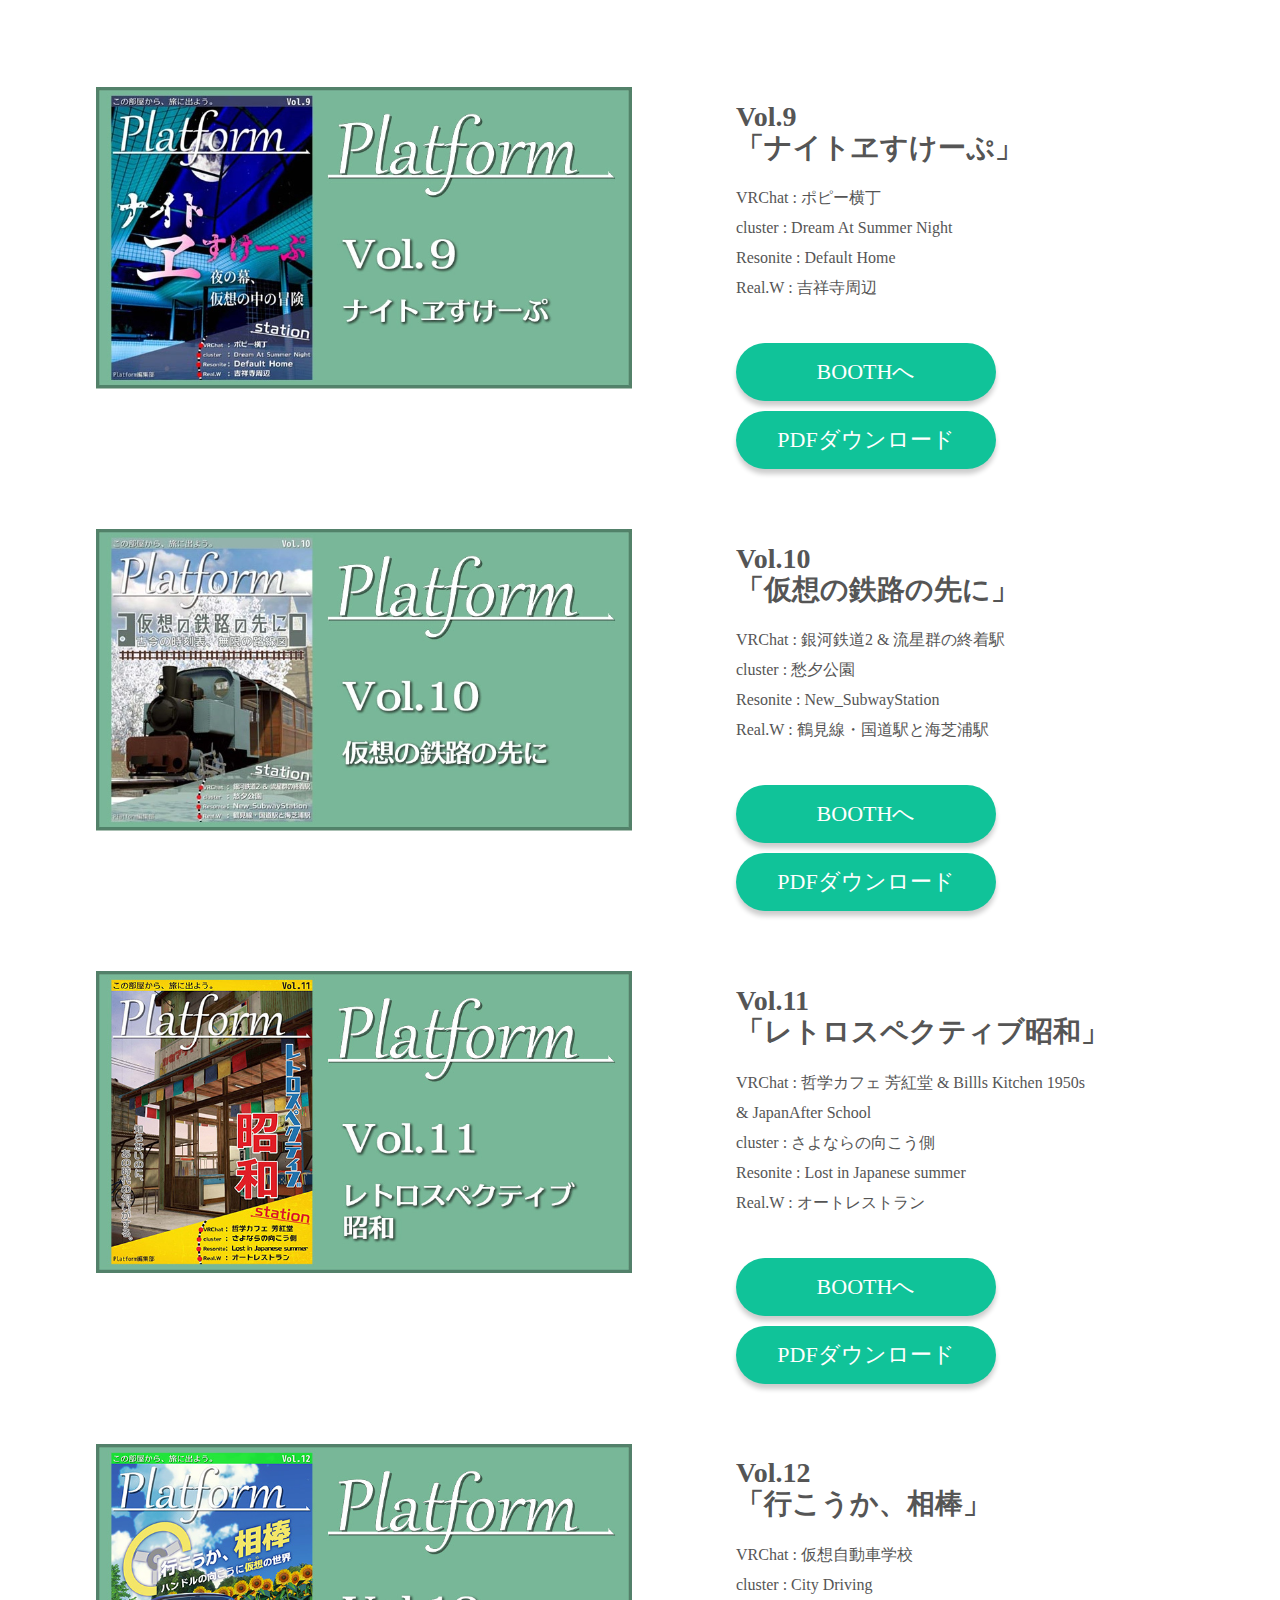
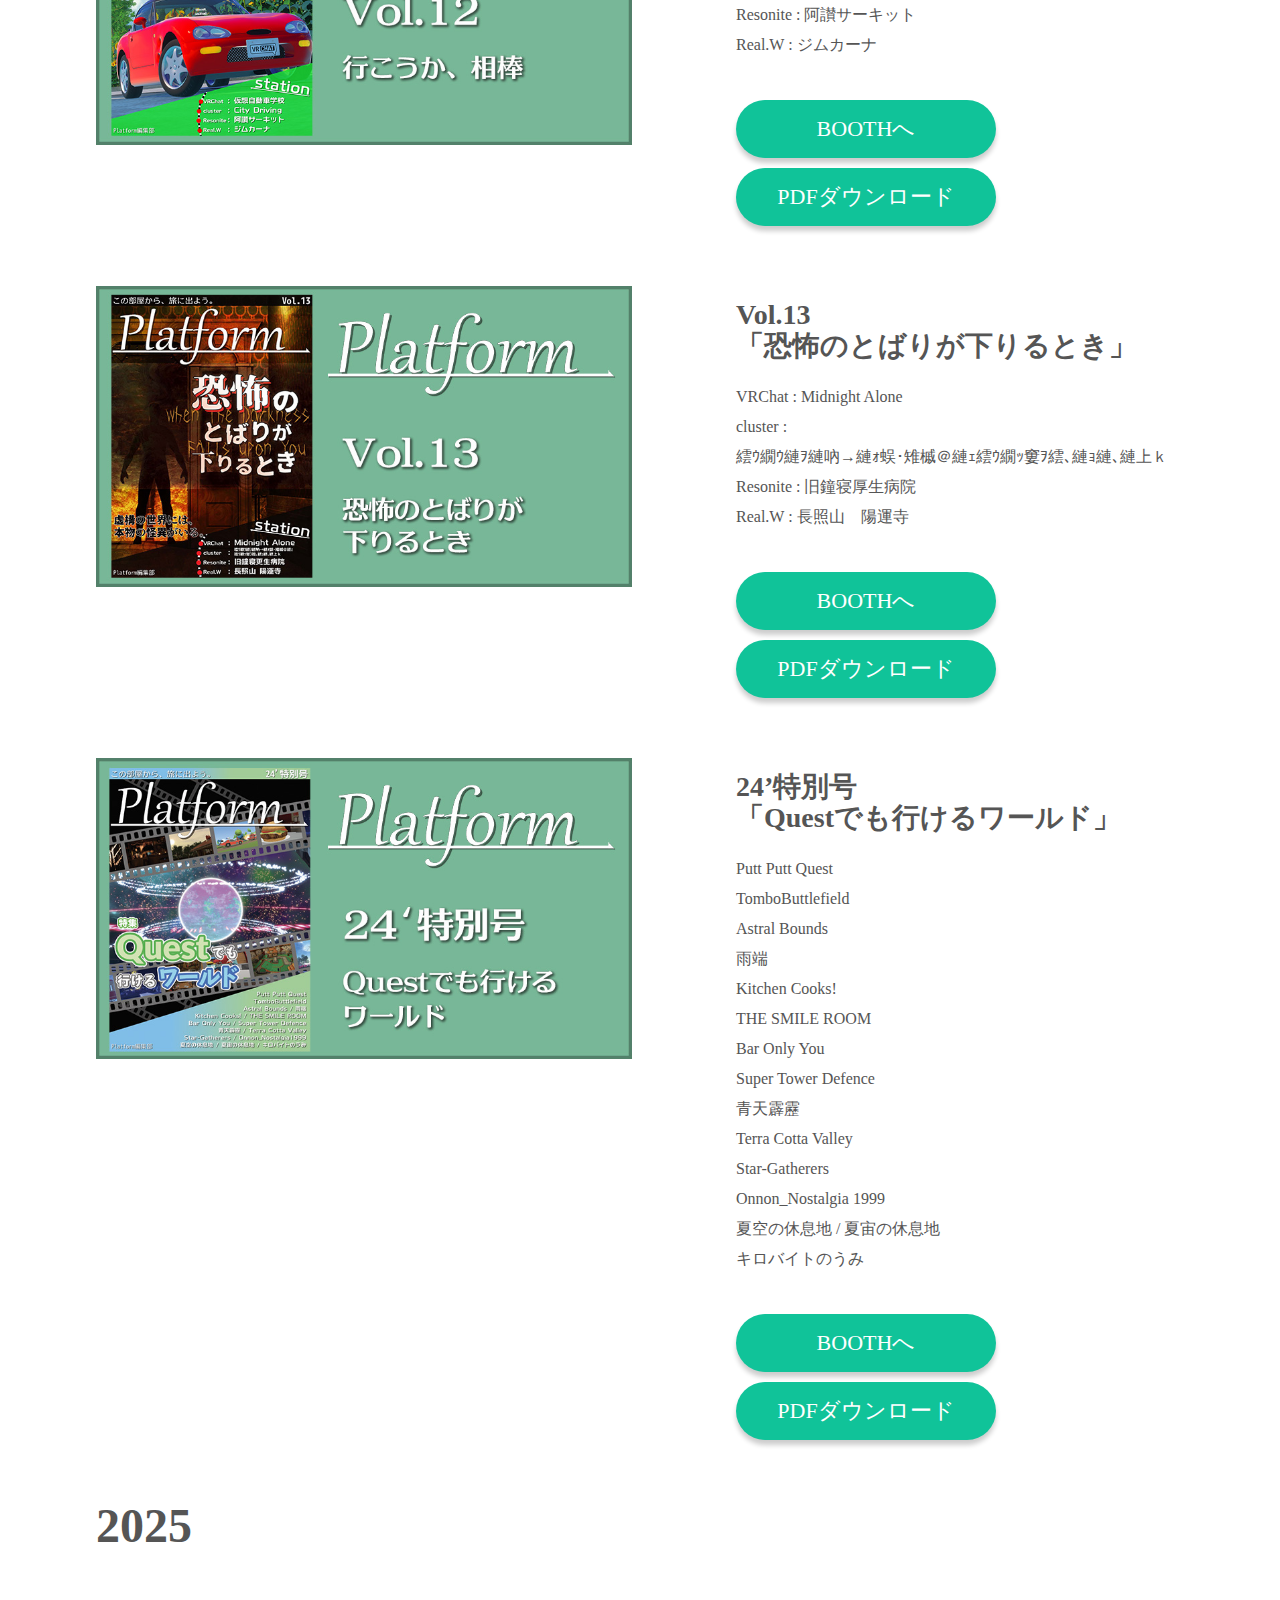
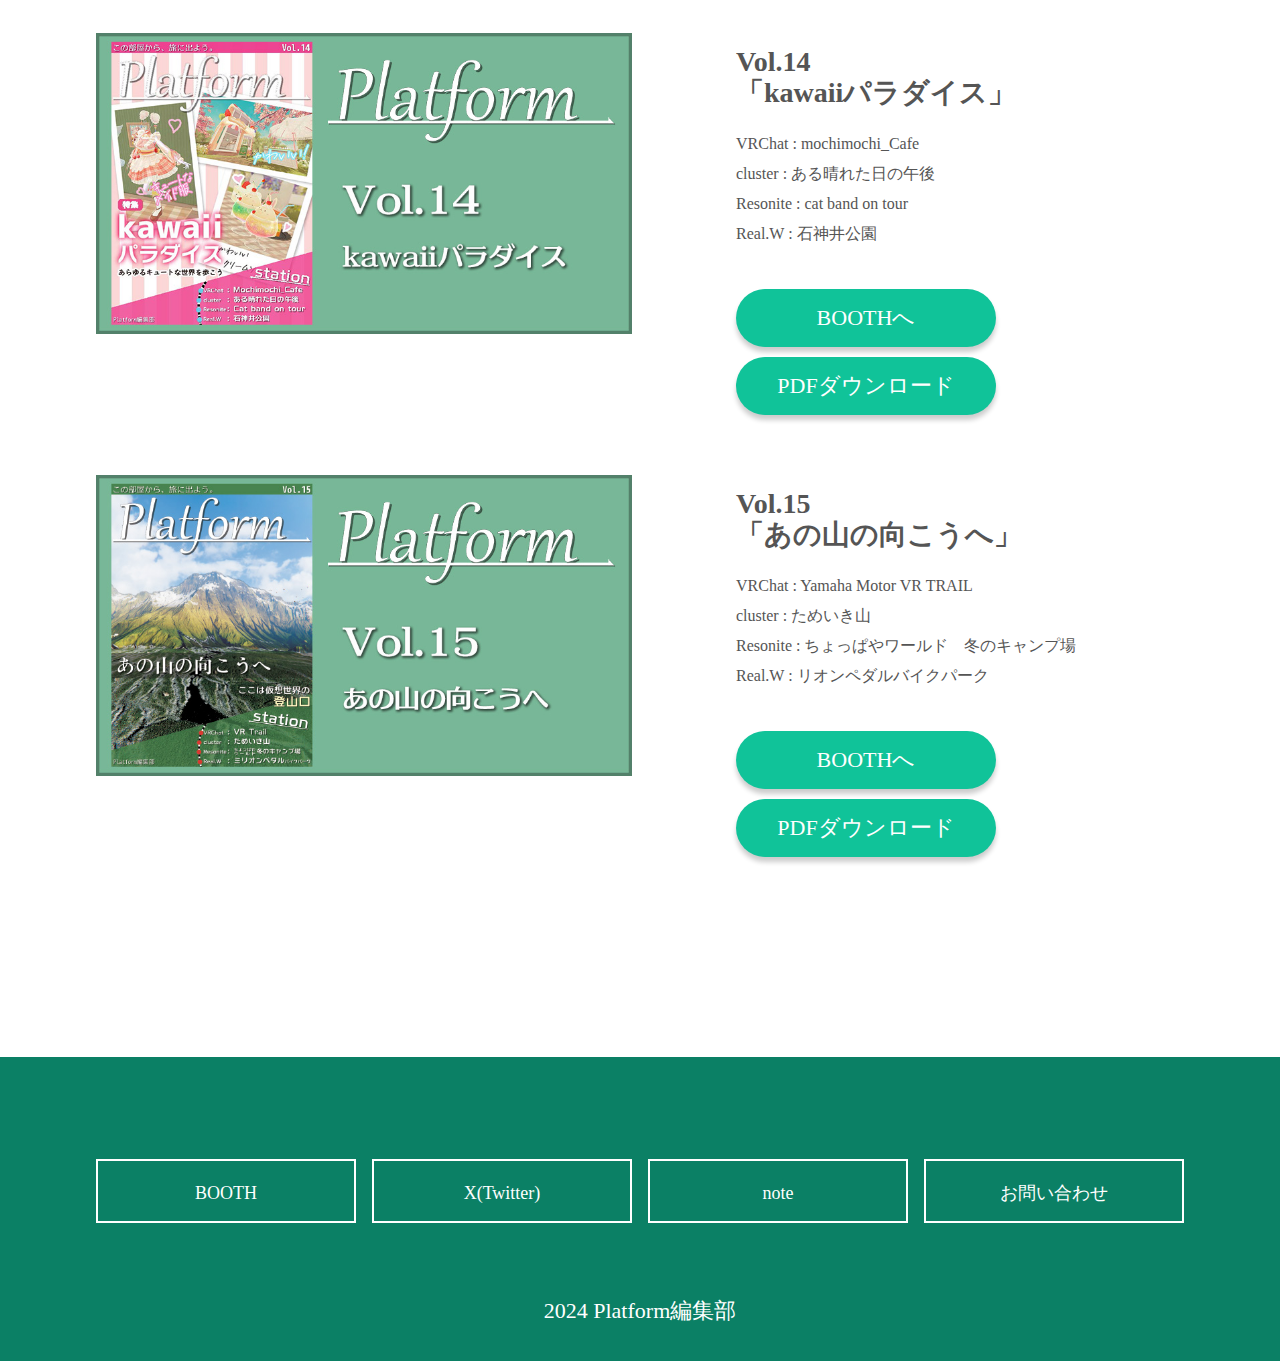
<file: themes.html>
<!DOCTYPE html>
<html lang="ja">
<head>
    <meta charset="UTF-8">
    <meta name="viewport" content="width=device-width, initial-scale=1.0">
    <title>Platform - メタバース写真旅行誌 -</title>
    <link rel="stylesheet" href="./assets/css/reset.css">
    <link rel="preconnect" href="https://fonts.googleapis.com">
    <link rel="preconnect" href="https://fonts.gstatic.com" crossorigin>
    <link href="https://fonts.googleapis.com/css2?family=Roboto+Serif:ital,opsz,wght@0,8..144,100..900;1,8..144,100..900&display=swap" rel="stylesheet">
    <link rel="stylesheet" href="./assets/css/style.css">
</head>

<body>
    <header class="header">
        <div class="header-inner">
            <a href="./index.html" class="logo">Platform</a>
            <nav>
                <input id="menu-toggle" type="checkbox" />
                <label class='menu-button-container' for="menu-toggle">
                    <div class='sp-menu'></div>
                </label>
                <ul class="menulist">
                    <li><a href="./index.html">トップ</a></li>
                    <li><a href="./themes.html">各号紹介</a></li>
                    <li><a href="./member.html">メンバー</a></li>
                    <li><a href="./archives.html">活動実績</a></li>
                    <li><a href="mailto:platformvirtualreal@gmail.com">お問い合わせ</a></li>
                </ul>
            </nav>
        </div>
    </header>
    <main>
        <div class="page-title">
            <h1>各号紹介</h1>
        </div>
        <section class="theme-sections">
            <div class="theme-sections_inner">
                <h2>2022</h2>
                <ul class="theme-list">
                    <li>
                        <div class="themes-img">
                            <img src="./assets/img/themes/Vol1.png" alt="">
                        </div>
                        <div class="themes-description">
                            <h3>Vol.1<br class="sp"/>「夢の中の図書館」</h3>
                            <ul class="worlds">
                                <li><p>VRChat : 言ノ葉堂</p></li>
                                <li><p>cluster : 図書Bar『Puella』</p></li>
                                <li><p>NeosVR : Neo Library [MMC22]</p></li>
                                <li><p>Real.W : BookBar『月に開く』</p></li>
                            </ul>
                            <a href="https://platform-vr.booth.pm/items/4061011" target="_blank" class="btn btn-green btn-small">BOOTHへ</a>

                            <a href="./assets/pdf/platform_vol_01_v2_lite.pdf" target="_blank" download class="btn btn-green btn-small" style="margin-top: 10px">PDFダウンロード</a>
                        </div>
                    </li>
                    <li>
                        <div class="themes-img">
                            <img src="./assets/img/themes/Vol2.png" alt="">
                        </div>
                        <div class="themes-description">
                            <h3>Vol.2<br class="sp"/>「仮想の夏」</h3>
                            <ul class="worlds">
                                <li><p>VRChat : nagisa no machi</p></li>
                                <li><p>cluster : 清流の夏 in a summer brook</p></li>
                                <li><p>NeosVR : NeosFesta4</p></li>
                                <li><p>Real.W : 平泉・高館</p></li>
                            </ul>
                            <a href="https://platform-vr.booth.pm/items/4279366" target="_blank" class="btn btn-green btn-small">BOOTHへ</a>

                            <a href="./assets/pdf/platform_vol_02_lite.pdf" target="_blank" download class="btn btn-green btn-small" style="margin-top: 10px">PDFダウンロード</a>
                        </div>
                    </li>
                </ul>
                <h2>2023</h2>
                <ul class="theme-list">
                    <li>
                        <div class="themes-img">
                            <img src="./assets/img/themes/Vol3.png" alt="">
                        </div>
                        <div class="themes-description">
                            <h3>Vol.3<br class="sp"/>「混沌の中に」</h3>
                            <ul class="worlds">
                                <li><p>VRChat : Resting Remains</p></li>
                                <li><p>cluster : チキンASMR</p></li>
                                <li><p>NeosVR : Torazo’s Worlds</p></li>
                                <li><p>Real.W : 新宿・歌舞伎町</p></li>
                            </ul>
                            <a href="https://platform-vr.booth.pm/items/4440447" target="_blank" class="btn btn-green btn-small">BOOTHへ</a>

                            <a href="./assets/pdf/platform_vol_03_lite.pdf" target="_blank" download class="btn btn-green btn-small" style="margin-top: 10px">PDFダウンロード</a>
                        </div>
                    </li>
                    <li>
                        <div class="themes-img">
                            <img src="./assets/img/themes/Vol4.png" alt="">
                        </div>
                        <div class="themes-description">
                            <h3>Vol.4<br class="sp"/>「雪、窓辺、VRにて。」</h3>
                            <ul class="worlds">
                                <li><p>VRChat : 遠郷の冬めく処（夜）、 Milkyway Planet Train</p></li>
                                <li><p>cluster : Crystal Forest</p></li>
                                <li><p>NeosVR : Snow Board シーズン2</p></li>
                                <li><p>Real.W : 戸隠神社</p></li>
                            </ul>
                            <a href="https://platform-vr.booth.pm/items/4577225" target="_blank" class="btn btn-green btn-small">BOOTHへ</a>

                            <a href="./assets/pdf/platform_vol_04_lite.pdf" target="_blank" download class="btn btn-green btn-small" style="margin-top: 10px">PDFダウンロード</a>
                        </div>
                    </li>
                    <li>
                        <div class="themes-img">
                            <img src="./assets/img/themes/Vol5.png" alt="">
                        </div>
                        <div class="themes-description">
                            <h3>Vol.5<br class="sp"/>「機械と工場の世界」</h3>
                            <ul class="worlds">
                                <li><p>VRChat : Twilight Cherry Blossoms</p></li>
                                <li><p>cluster : Industrial garden</p></li>
                                <li><p>NeosVR : Geometropolis</p></li>
                                <li><p>Real.W : 早稲田鶴巻町・印刷所街</p></li>
                            </ul>
                            <a href="https://platform-vr.booth.pm/items/4724812" target="_blank" class="btn btn-green btn-small">BOOTHへ</a>

                            <a href="./assets/pdf/platform_vol_05_lite.pdf" target="_blank" download class="btn btn-green btn-small" style="margin-top: 10px">PDFダウンロード</a>
                        </div>
                    </li>
                    <li>
                        <div class="themes-img">
                            <img src="./assets/img/themes/Vol6.png" alt="">
                        </div>
                        <div class="themes-description">
                            <h3>Vol.6<br class="sp"/>「水たまりの季節」</h3>
                            <ul class="worlds">
                                <li><p>VRChat : 温室庭園Alma_Rose</p></li>
                                <li><p>cluster : Rainy Dark City</p></li>
                                <li><p>NeosVR : 葵の雨宿り</p></li>
                                <li><p>Real.W : 鎌倉・明月院</p></li>
                            </ul>
                            <a href="https://platform-vr.booth.pm/items/4901431" target="_blank" class="btn btn-green btn-small">BOOTHへ</a>

                            <a href="./assets/pdf/platform_vol_06_lite.pdf" target="_blank" download class="btn btn-green btn-small" style="margin-top: 10px">PDFダウンロード</a>
                        </div>
                    </li>
                    <li>
                        <div class="themes-img">
                            <img src="./assets/img/themes/23.png" alt="">
                        </div>
                        <div class="themes-description">
                            <h3>23’特別号<br class="sp"/>「フォトグラメトリ」</h3>
                            <ul class="worlds">
                                <li><p>私設図書館シャッツキステ</p></li>
                                <li><p>CAVE OKINAWA</p></li>
                                <li><p>Kawagoe KoEdo</p></li>
                                <li><p>GunkanjimaVerse</p></li>
                            </ul>
                            <a href="https://platform-vr.booth.pm/items/4979411" target="_blank" class="btn btn-green btn-small">BOOTHへ</a>

                            <a href="./assets/pdf/platform_23_lite.pdf" target="_blank" download class="btn btn-green btn-small" style="margin-top: 10px">PDFダウンロード</a>
                        </div>
                    </li>
                    <li>
                        <div class="themes-img">
                            <img src="./assets/img/themes/Vol7.png" alt="">
                        </div>
                        <div class="themes-description">
                            <h3>Vol.7<br class="sp"/>「あなただけの喫茶店」</h3>
                            <ul class="worlds">
                                <li><p>VRChat : Home Cafe - MiniGreen</p></li>
                                <li><p>cluster : まぶしい光の注ぐ場所</p></li>
                                <li><p>NeosVR : Lotus Bay</p></li>
                                <li><p>Real.W : 高円寺・旅する喫茶</p></li>
                            </ul>
                            <a href="https://platform-vr.booth.pm/items/5081306" target="_blank" class="btn btn-green btn-small">BOOTHへ</a>

                            <a href="./assets/pdf/platform_vol_07_lite.pdf" target="_blank" download class="btn btn-green btn-small" style="margin-top: 10px">PDFダウンロード</a>
                        </div>
                    </li>
                    <li>
                        <div class="themes-img">
                            <img src="./assets/img/themes/Vol8.png" alt="">
                        </div>
                        <div class="themes-description">
                            <h3>Vol.8<br class="sp"/>「残暑から秋への移ろい」</h3>
                            <ul class="worlds">
                                <li><p>NeosVR : Fall’n Jams</p></li>
                                <li><p>VRChat : Remake bamboo grove</p></li>
                                <li><p>cluster : 鈴虫の鳴く夜に</p></li>
                                <li><p>Real.W : 哲学堂公演</p></li>
                            </ul>
                            <a href="https://platform-vr.booth.pm/items/5223818" target="_blank" class="btn btn-green btn-small">BOOTHへ</a>

                            <a href="./assets/pdf/platform_vol_08_lite.pdf" target="_blank" download class="btn btn-green btn-small" style="margin-top: 10px">PDFダウンロード</a>
                        </div>
                    </li>
                </ul>
                <h2>2024</h2>
                <ul class="theme-list">
                    <li>
                        <div class="themes-img">
                            <img src="./assets/img/themes/Vol9.png" alt="">
                        </div>
                        <div class="themes-description">
                            <h3>Vol.9<br class="sp"/>「ナイトヱすけーぷ」</h3>
                            <ul class="worlds">
                                <li><p>VRChat : ポピー横丁</p></li>
                                <li><p>cluster : Dream At Summer Night</p></li>
                                <li><p>Resonite : Default Home</p></li>
                                <li><p>Real.W : 吉祥寺周辺</p></li>
                            </ul>
                            <a href="https://platform-vr.booth.pm/items/5485700" target="_blank" class="btn btn-green btn-small">BOOTHへ</a>

                            <a href="./assets/pdf/platform_vol_09_lite.pdf" target="_blank" download class="btn btn-green btn-small" style="margin-top: 10px">PDFダウンロード</a>
                        </div>
                    </li>
                    <li>
                        <div class="themes-img">
                            <img src="./assets/img/themes/Vol10.png" alt="">
                        </div>
                        <div class="themes-description">
                            <h3>Vol.10<br class="sp"/>「仮想の鉄路の先に」</h3>
                            <ul class="worlds">
                                <li><p>VRChat : 銀河鉄道2 & 流星群の終着駅</p></li>
                                <li><p>cluster : 愁夕公園</p></li>
                                <li><p>Resonite : New_SubwayStation</p></li>
                                <li><p>Real.W : 鶴見線・国道駅と海芝浦駅</p></li>
                            </ul>
                            <a href="https://platform-vr.booth.pm/items/5694325" target="_blank" class="btn btn-green btn-small">BOOTHへ</a>

                            <a href="./assets/pdf/platform_vol_10_lite.pdf" target="_blank" download class="btn btn-green btn-small" style="margin-top: 10px">PDFダウンロード</a>
                        </div>
                    </li>
                    <li>
                        <div class="themes-img">
                            <img src="./assets/img/themes/Vol11.jpg" alt="">
                        </div>
                        <div class="themes-description">
                            <h3>Vol.11<br class="sp"/>「レトロスペクティブ昭和」</h3>
                            <ul class="worlds">
                                <li><p>VRChat : 哲学カフェ 芳紅堂 & Billls Kitchen 1950s <br/>& JapanAfter School</p></li>
                                <li><p>cluster : さよならの向こう側</p></li>
                                <li><p>Resonite : Lost in Japanese summer</p></li>
                                <li><p>Real.W : オートレストラン</p></li>
                            </ul>
                            <a href="https://platform-vr.booth.pm/items/5874298" target="_blank" class="btn btn-green btn-small">BOOTHへ</a>

                            <a href="./assets/pdf/platform_vol_11_lite.pdf" target="_blank" download class="btn btn-green btn-small" style="margin-top: 10px">PDFダウンロード</a>
                        </div>
                    </li>
                    <li>
                        <div class="themes-img">
                            <img src="./assets/img/themes/Vol12.jpg" alt="">
                        </div>
                        <div class="themes-description">
                            <h3>Vol.12<br class="sp"/>「行こうか、相棒」</h3>
                            <ul class="worlds">
                                <li><p>VRChat : 仮想自動車学校</p></li>
                                <li><p>cluster : City Driving</p></li>
                                <li><p>Resonite : 阿讃サーキット</p></li>
                                <li><p>Real.W : ジムカーナ</p></li>
                            </ul>
                            <a href="https://platform-vr.booth.pm/items/5970825" target="_blank" class="btn btn-green btn-small">BOOTHへ</a>

                            <a href="./assets/pdf/platform_vol_12_lite.pdf" target="_blank" download class="btn btn-green btn-small" style="margin-top: 10px">PDFダウンロード</a>
                        </div>
                    </li>
                    <li>
                        <div class="themes-img">
                            <img src="./assets/img/themes/Vol13.jpg" alt="">
                        </div>
                        <div class="themes-description">
                            <h3>Vol.13<br/>「恐怖のとばりが下りるとき」</h3>
                            <ul class="worlds">
                                <li><p>VRChat : Midnight Alone</p></li>
                                <li><p>cluster : <br/>繧ｳ繝ｳ縺ｦ縺吶→縺ｫ蜈･雉槭＠縺ｪ繧ｳ繝ｯ窶ｦ繧､縺ｮ縺､縺上ｋ</p></li>
                                <li><p>Resonite : 旧鐘寝厚生病院</p></li>
                                <li><p>Real.W : 長照山　陽運寺</p></li>
                            </ul>
                            <a href="https://platform-vr.booth.pm/items/6237367" target="_blank" class="btn btn-green btn-small">BOOTHへ</a>

                            <a href="./assets/pdf/platform_vol_13_lite.pdf" target="_blank" download class="btn btn-green btn-small" style="margin-top: 10px">PDFダウンロード</a>
                        </div>
                    </li>
                    <li>
                        <div class="themes-img">
                            <img src="./assets/img/themes/24.jpg" alt="">
                        </div>
                        <div class="themes-description">
                            <h3>24’特別号<br/>「Questでも行けるワールド」</h3>
                            <ul class="worlds">
                                <li><p>Putt Putt Quest</p></li>
                                <li><p>TomboButtlefield</p></li>
                                <li><p>Astral Bounds</p></li>
                                <li><p>雨端</p></li>
                                <li><p>Kitchen Cooks!</p></li>
                                <li><p>THE SMILE ROOM</p></li>
                                <li><p>Bar Only You</p></li>
                                <li><p>Super Tower Defence</p></li>
                                <li><p>青天霹靂</p></li>
                                <li><p>Terra Cotta Valley</p></li>
                                <li><p>Star-Gatherers</p></li>
                                <li><p>Onnon_Nostalgia 1999</p></li>
                                <li><p>夏空の休息地 / 夏宙の休息地</p></li>
                                <li><p>キロバイトのうみ</p></li>
                            </ul>
                            <a href="https://platform-vr.booth.pm/items/6403131" target="_blank" class="btn btn-green btn-small">BOOTHへ</a>

                            <a href="./assets/pdf/platform_24_lite.pdf" target="_blank" download class="btn btn-green btn-small" style="margin-top: 10px">PDFダウンロード</a>
                        </div>
                    </li>
                </ul>
                <h2>2025</h2>
                <ul class="theme-list">
                    <li>
                        <div class="themes-img">
                            <img src="./assets/img/themes/Vol14.jpg" alt="">
                        </div>
                        <div class="themes-description">
                            <h3>Vol.14<br class="sp"/>「kawaiiパラダイス」</h3>
                            <ul class="worlds">
                                <li><p>VRChat : mochimochi_Cafe</p></li>
                                <li><p>cluster : ある晴れた日の午後</p></li>
                                <li><p>Resonite : cat band on tour</p></li>
                                <li><p>Real.W : 石神井公園</p></li>
                            </ul>
                            <a href="https://platform-vr.booth.pm/items/6802781" target="_blank" class="btn btn-green btn-small">BOOTHへ</a>

                            <a href="./assets/pdf/platform_vol_14_lite.pdf" target="_blank" download class="btn btn-green btn-small" style="margin-top: 10px">PDFダウンロード</a>
                        </div>
                    </li>
                    <li>
                        <div class="themes-img">
                            <img src="./assets/img/themes/Vol15.jpg" alt="">
                        </div>
                        <div class="themes-description">
                            <h3>Vol.15<br class="sp"/>「あの山の向こうへ」</h3>
                            <ul class="worlds">
                                <li><p>VRChat : Yamaha Motor VR TRAIL</p></li>
                                <li><p>cluster : ためいき山</p></li>
                                <li><p>Resonite : ちょっぱやワールド　冬のキャンプ場</p></li>
                                <li><p>Real.W : リオンペダルバイクパーク</p></li>
                            </ul>
                            <a href="https://platform-vr.booth.pm/items/7143455" target="_blank" class="btn btn-green btn-small">BOOTHへ</a>

                            <a href="./assets/pdf/platform_vol_15_lite.pdf" target="_blank" download class="btn btn-green btn-small" style="margin-top: 10px">PDFダウンロード</a>
                        </div>
                    </li>
                </ul>
            </div>
        </section>
    </main>
    <footer class="footer">
        <div class="footer-inner">
            <ul class="footer-nav">
                <li>
                    <a class="btn btn-line" href="https://platform-vr.booth.pm/" target="_blank">BOOTH</a>
                </li>
                <li>
                    <a class="btn btn-line" href="https://x.com/PlatformVR" target="_blank">X(Twitter)</a>
                </li>
                <li>
                    <a class="btn btn-line" href="https://note.com/platformvr" target="_blank">note</a>
                </li>
                <li>
                    <a class="btn btn-line" href="mailto:platformvirtualreal@gmail.com">お問い合わせ</a>
                </li>
            </ul>
            <p class="copy">2024 Platform編集部</p>
        </div>
    </footer>
</body>
</html>
</file>
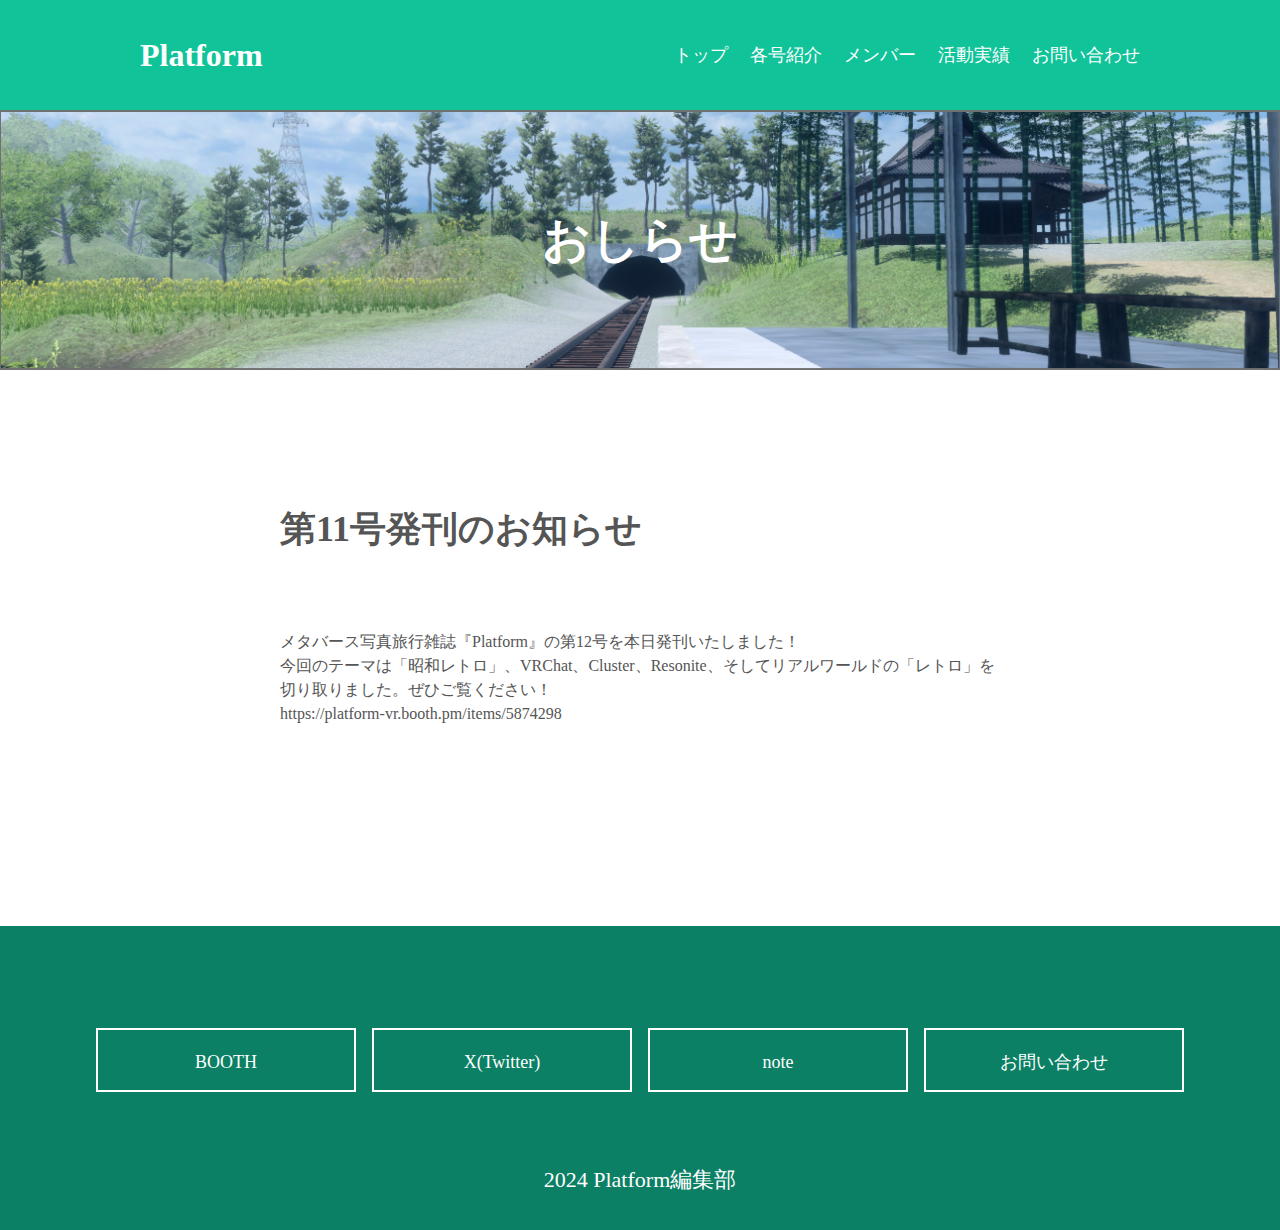
<file: news/20240701.html>
<!DOCTYPE html>
<html lang="ja">
<head>
    <meta charset="UTF-8">
    <meta name="viewport" content="width=device-width, initial-scale=1.0">
    <title>Platform - メタバース写真旅行誌 -</title>
    <link rel="stylesheet" href="../assets/css/reset.css">
    <link rel="preconnect" href="https://fonts.googleapis.com">
    <link rel="preconnect" href="https://fonts.gstatic.com" crossorigin>
    <link href="https://fonts.googleapis.com/css2?family=Roboto+Serif:ital,opsz,wght@0,8..144,100..900;1,8..144,100..900&display=swap" rel="stylesheet">
    <link rel="stylesheet" href="../assets/css/style.css">
</head>
<body>
    <header class="header">
        <div class="header-inner">
            <a href="../index.html" class="logo">Platform</a>
            <nav>
                <input id="menu-toggle" type="checkbox" />
                <label class='menu-button-container' for="menu-toggle">
                    <div class='sp-menu'></div>
                </label>
                <ul class="menulist">
                    <li><a href="../index.html">トップ</a></li>
                    <li><a href="../themes.html">各号紹介</a></li>
                    <li><a href="../member.html">メンバー</a></li>
                    <li><a href="../archives.html">活動実績</a></li>
                    <li><a href="mailto:platformvirtualreal@gmail.com">お問い合わせ</a></li>
                </ul>
            </nav>
        </div>
    </header>
    <main>
        <div class="page-title">
            <h1>おしらせ</h1>
        </div>
        <section class="news-sections">
            <div class="news-sections_inner">
                <h2>第11号発刊のお知らせ</h2>
                <p>メタバース写真旅行雑誌『Platform』の第12号を本日発刊いたしました！<br/>
                    今回のテーマは「昭和レトロ」、VRChat、Cluster、Resonite、そしてリアルワールドの「レトロ」を切り取りました。ぜひご覧ください！<br/>
                    <a href="https://platform-vr.booth.pm/items/5874298" target="_blank">https://platform-vr.booth.pm/items/5874298</a>
                </p>
            </div>
        </section>
    </main>
    <footer class="footer">
        <div class="footer-inner">
            <ul class="footer-nav">
                <li>
                    <a class="btn btn-line" href="https://platform-vr.booth.pm/" target="_blank">BOOTH</a>
                </li>
                <li>
                    <a class="btn btn-line" href="https://x.com/PlatformVR" target="_blank">X(Twitter)</a>
                </li>
                <li>
                    <a class="btn btn-line" href="https://note.com/platformvr" target="_blank">note</a>
                </li>
                <li>
                    <a class="btn btn-line" href="mailto:platformvirtualreal@gmail.com">お問い合わせ</a>
                </li>
            </ul>
            <p class="copy">2024 Platform編集部</p>
        </div>
    </footer>
</body>
</html>
</file>
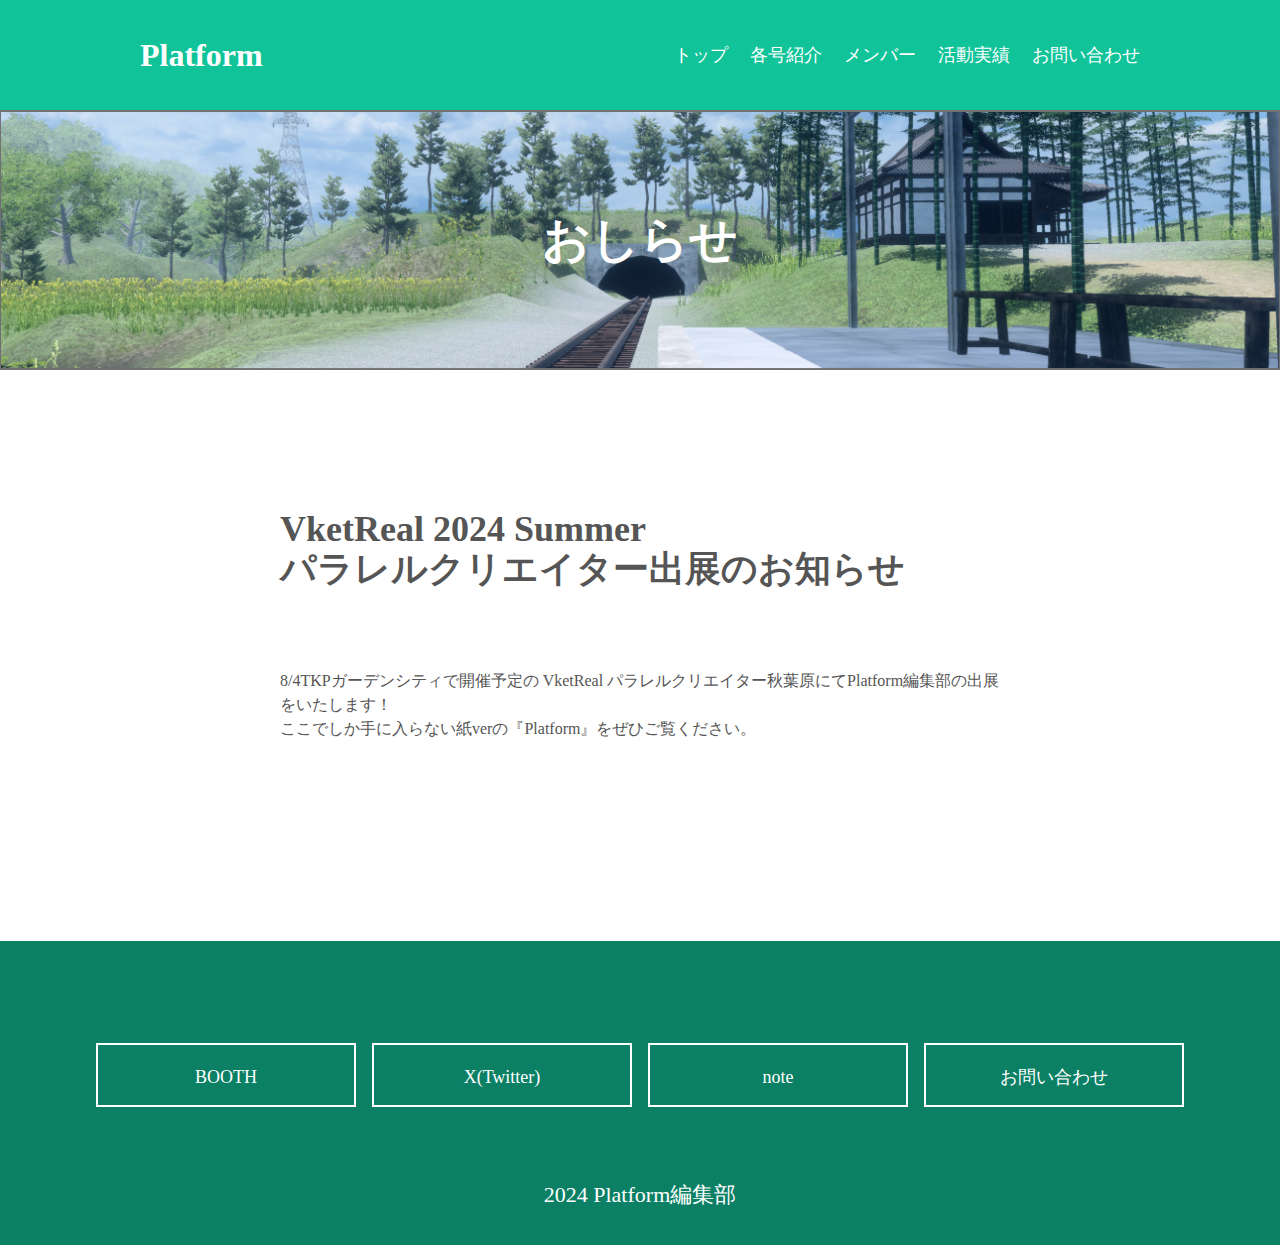
<file: news/20240708.html>
<!DOCTYPE html>
<html lang="ja">
<head>
    <meta charset="UTF-8">
    <meta name="viewport" content="width=device-width, initial-scale=1.0">
    <title>Platform - メタバース写真旅行誌 -</title>
    <link rel="stylesheet" href="../assets/css/reset.css">
    <link rel="preconnect" href="https://fonts.googleapis.com">
    <link rel="preconnect" href="https://fonts.gstatic.com" crossorigin>
    <link href="https://fonts.googleapis.com/css2?family=Roboto+Serif:ital,opsz,wght@0,8..144,100..900;1,8..144,100..900&display=swap" rel="stylesheet">
    <link rel="stylesheet" href="../assets/css/style.css">
</head>
<body>
    <header class="header">
        <div class="header-inner">
            <a href="../index.html" class="logo">Platform</a>
            <nav>
                <input id="menu-toggle" type="checkbox" />
                <label class='menu-button-container' for="menu-toggle">
                    <div class='sp-menu'></div>
                </label>
                <ul class="menulist">
                    <li><a href="../index.html">トップ</a></li>
                    <li><a href="../themes.html">各号紹介</a></li>
                    <li><a href="../member.html">メンバー</a></li>
                    <li><a href="../archives.html">活動実績</a></li>
                    <li><a href="mailto:platformvirtualreal@gmail.com">お問い合わせ</a></li>
                </ul>
            </nav>
        </div>
    </header>
    <main>
        <div class="page-title">
            <h1>おしらせ</h1>
        </div>
        <section class="news-sections">
            <div class="news-sections_inner">
                <h2>VketReal 2024 Summer <br class="sp"/>パラレルクリエイター出展のお知らせ</h2>
                <p>8/4TKPガーデンシティで開催予定の VketReal パラレルクリエイター秋葉原にてPlatform編集部の出展をいたします！<br/>ここでしか手に入らない紙verの『Platform』をぜひご覧ください。</p>
            </div>
        </section>
    </main>
    <footer class="footer">
        <div class="footer-inner">
            <ul class="footer-nav">
                <li>
                    <a class="btn btn-line" href="https://platform-vr.booth.pm/" target="_blank">BOOTH</a>
                </li>
                <li>
                    <a class="btn btn-line" href="https://x.com/PlatformVR" target="_blank">X(Twitter)</a>
                </li>
                <li>
                    <a class="btn btn-line" href="https://note.com/platformvr" target="_blank">note</a>
                </li>
                <li>
                    <a class="btn btn-line" href="mailto:platformvirtualreal@gmail.com">お問い合わせ</a>
                </li>
            </ul>
            <p class="copy">2024 Platform編集部</p>
        </div>
    </footer>
</body>
</html>
</file>
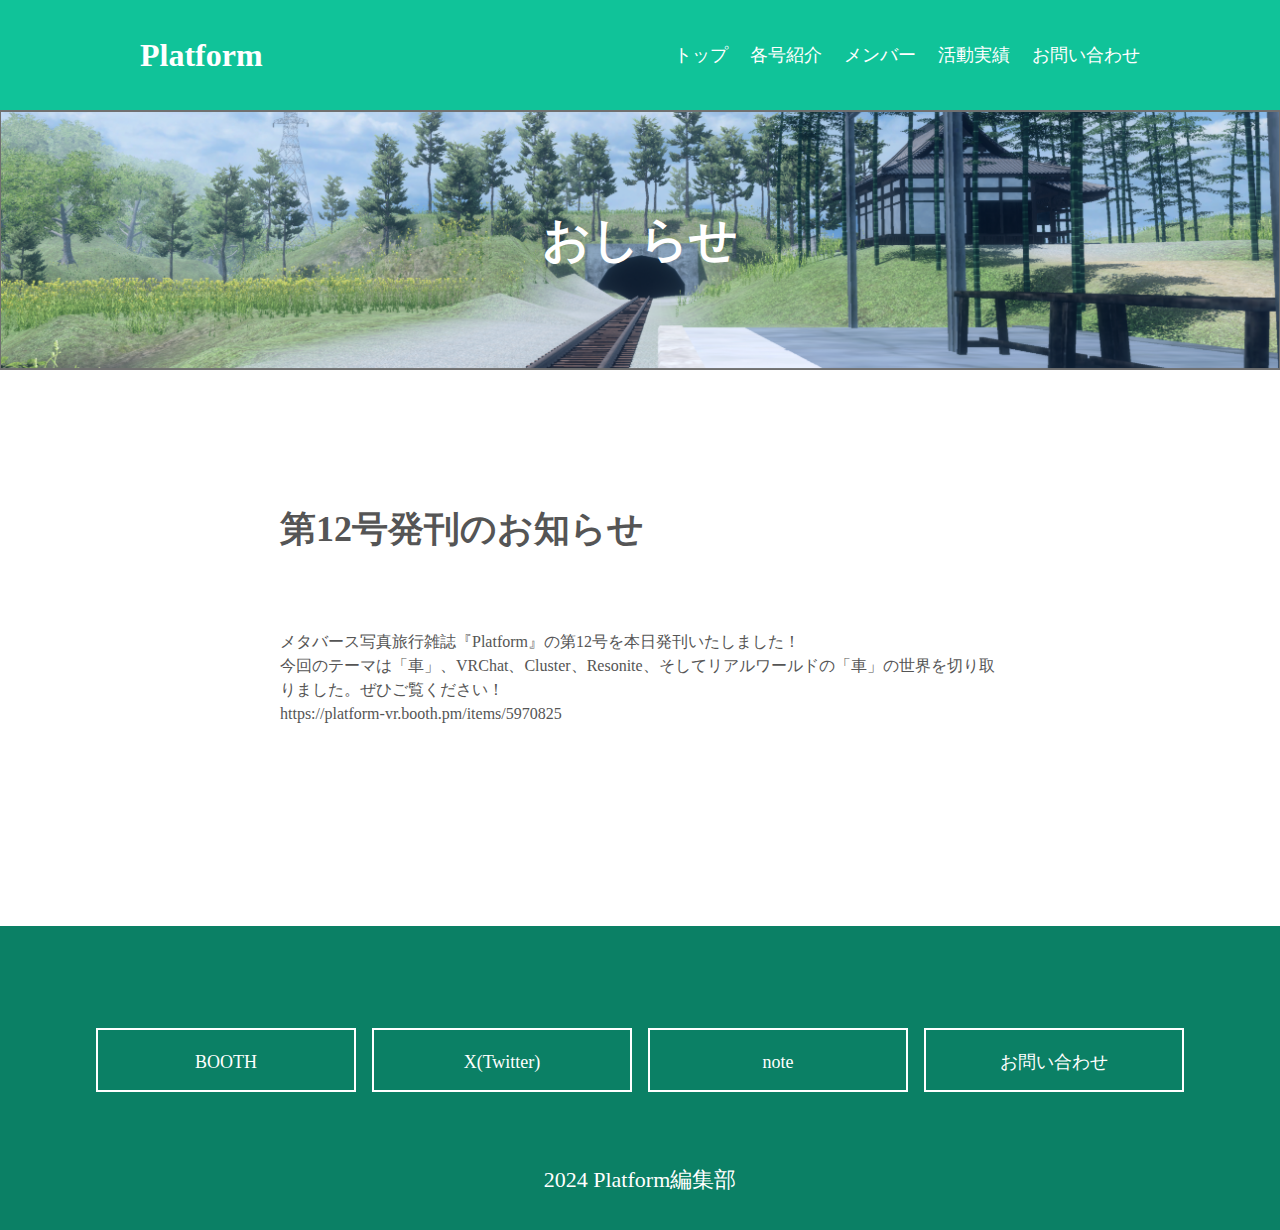
<file: news/20240802.html>
<!DOCTYPE html>
<html lang="ja">
<head>
    <meta charset="UTF-8">
    <meta name="viewport" content="width=device-width, initial-scale=1.0">
    <title>Platform - メタバース写真旅行誌 -</title>
    <link rel="stylesheet" href="../assets/css/reset.css">
    <link rel="preconnect" href="https://fonts.googleapis.com">
    <link rel="preconnect" href="https://fonts.gstatic.com" crossorigin>
    <link href="https://fonts.googleapis.com/css2?family=Roboto+Serif:ital,opsz,wght@0,8..144,100..900;1,8..144,100..900&display=swap" rel="stylesheet">
    <link rel="stylesheet" href="../assets/css/style.css">
</head>
<body>
    <header class="header">
        <div class="header-inner">
            <a href="../index.html" class="logo">Platform</a>
            <nav>
                <input id="menu-toggle" type="checkbox" />
                <label class='menu-button-container' for="menu-toggle">
                    <div class='sp-menu'></div>
                </label>
                <ul class="menulist">
                    <li><a href="../index.html">トップ</a></li>
                    <li><a href="../themes.html">各号紹介</a></li>
                    <li><a href="../member.html">メンバー</a></li>
                    <li><a href="../archives.html">活動実績</a></li>
                    <li><a href="mailto:platformvirtualreal@gmail.com">お問い合わせ</a></li>
                </ul>
            </nav>
        </div>
    </header>
    <main>
        <div class="page-title">
            <h1>おしらせ</h1>
        </div>
        <section class="news-sections">
            <div class="news-sections_inner">
                <h2>第12号発刊のお知らせ</h2>
                <p>メタバース写真旅行雑誌『Platform』の第12号を本日発刊いたしました！<br/>
                    今回のテーマは「車」、VRChat、Cluster、Resonite、そしてリアルワールドの「車」の世界を切り取りました。ぜひご覧ください！<br/>
                    <a href="https://platform-vr.booth.pm/items/5970825" target="_blank">https://platform-vr.booth.pm/items/5970825</a>
                </p>
            </div>
        </section>
    </main>
    <footer class="footer">
        <div class="footer-inner">
            <ul class="footer-nav">
                <li>
                    <a class="btn btn-line" href="https://platform-vr.booth.pm/" target="_blank">BOOTH</a>
                </li>
                <li>
                    <a class="btn btn-line" href="https://x.com/PlatformVR" target="_blank">X(Twitter)</a>
                </li>
                <li>
                    <a class="btn btn-line" href="https://note.com/platformvr" target="_blank">note</a>
                </li>
                <li>
                    <a class="btn btn-line" href="mailto:platformvirtualreal@gmail.com">お問い合わせ</a>
                </li>
            </ul>
            <p class="copy">2024 Platform編集部</p>
        </div>
    </footer>
</body>
</html>
</file>
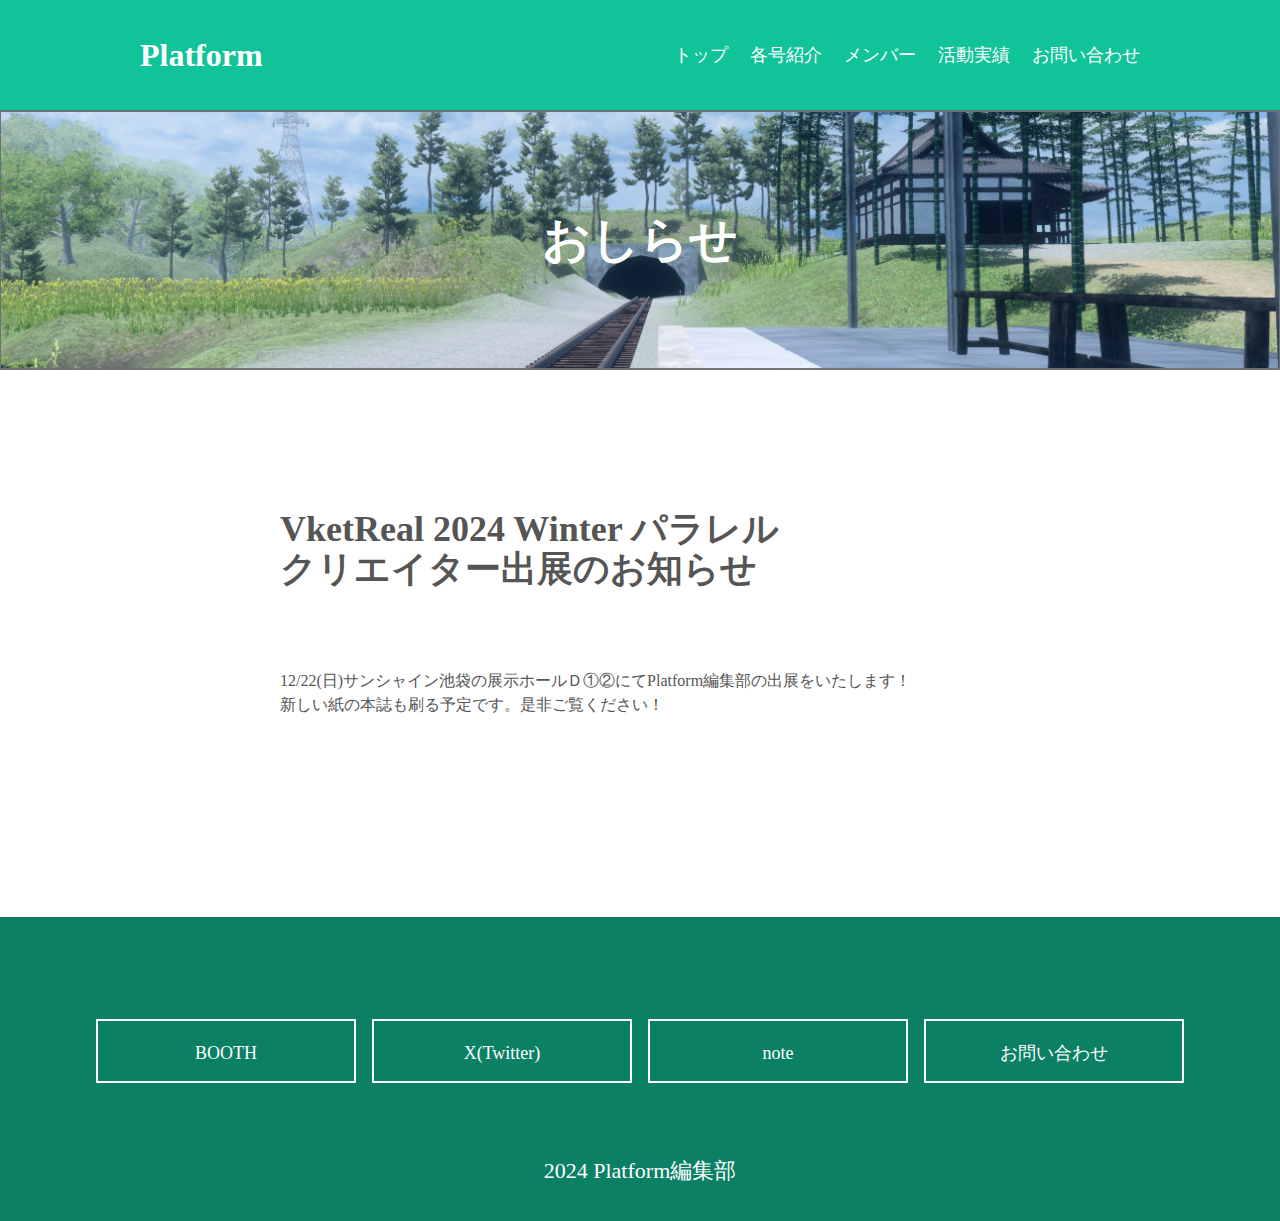
<file: news/20241021.html>
<!DOCTYPE html>
<html lang="ja">
<head>
    <meta charset="UTF-8">
    <meta name="viewport" content="width=device-width, initial-scale=1.0">
    <title>Platform - メタバース写真旅行誌 -</title>
    <link rel="stylesheet" href="../assets/css/reset.css">
    <link rel="preconnect" href="https://fonts.googleapis.com">
    <link rel="preconnect" href="https://fonts.gstatic.com" crossorigin>
    <link href="https://fonts.googleapis.com/css2?family=Roboto+Serif:ital,opsz,wght@0,8..144,100..900;1,8..144,100..900&display=swap" rel="stylesheet">
    <link rel="stylesheet" href="../assets/css/style.css">
</head>
<body>
    <header class="header">
        <div class="header-inner">
            <a href="../index.html" class="logo">Platform</a>
            <nav>
                <input id="menu-toggle" type="checkbox" />
                <label class='menu-button-container' for="menu-toggle">
                    <div class='sp-menu'></div>
                </label>
                <ul class="menulist">
                    <li><a href="../index.html">トップ</a></li>
                    <li><a href="../themes.html">各号紹介</a></li>
                    <li><a href="../member.html">メンバー</a></li>
                    <li><a href="../archives.html">活動実績</a></li>
                    <li><a href="mailto:platformvirtualreal@gmail.com">お問い合わせ</a></li>
                </ul>
            </nav>
        </div>
    </header>
    <main>
        <div class="page-title">
            <h1>おしらせ</h1>
        </div>
        <section class="news-sections">
            <div class="news-sections_inner">
                <h2>VketReal 2024 Winter パラレルクリエイター出展のお知らせ</h2>
                <p>12/22(日)サンシャイン池袋の展示ホールＤ①②にてPlatform編集部の出展をいたします！<br/>新しい紙の本誌も刷る予定です。是非ご覧ください！</p>
            </div>
        </section>
    </main>
    <footer class="footer">
        <div class="footer-inner">
            <ul class="footer-nav">
                <li>
                    <a class="btn btn-line" href="https://platform-vr.booth.pm/" target="_blank">BOOTH</a>
                </li>
                <li>
                    <a class="btn btn-line" href="https://x.com/PlatformVR" target="_blank">X(Twitter)</a>
                </li>
                <li>
                    <a class="btn btn-line" href="https://note.com/platformvr" target="_blank">note</a>
                </li>
                <li>
                    <a class="btn btn-line" href="mailto:platformvirtualreal@gmail.com">お問い合わせ</a>
                </li>
            </ul>
            <p class="copy">2024 Platform編集部</p>
        </div>
    </footer>
</body>
</html>
</file>
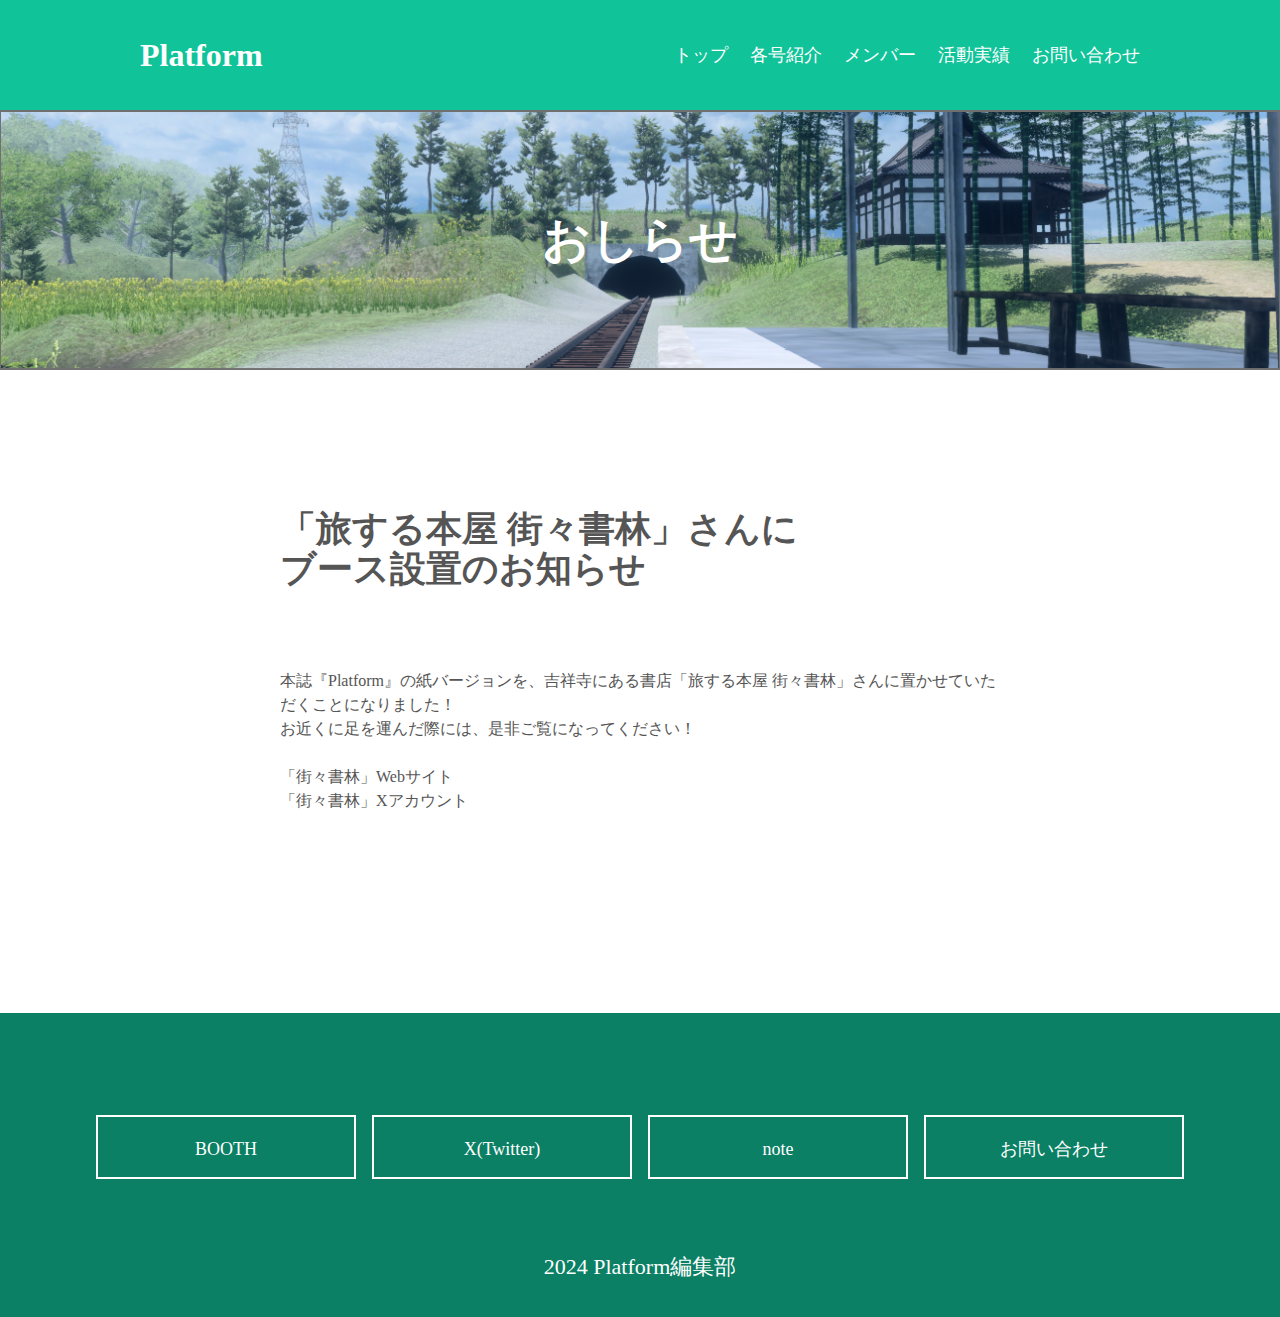
<file: news/20241023.html>
<!DOCTYPE html>
<html lang="ja">
<head>
    <meta charset="UTF-8">
    <meta name="viewport" content="width=device-width, initial-scale=1.0">
    <title>Platform - メタバース写真旅行誌 -</title>
    <link rel="stylesheet" href="../assets/css/reset.css">
    <link rel="preconnect" href="https://fonts.googleapis.com">
    <link rel="preconnect" href="https://fonts.gstatic.com" crossorigin>
    <link href="https://fonts.googleapis.com/css2?family=Roboto+Serif:ital,opsz,wght@0,8..144,100..900;1,8..144,100..900&display=swap" rel="stylesheet">
    <link rel="stylesheet" href="../assets/css/style.css">
</head>
<body>
    <header class="header">
        <div class="header-inner">
            <a href="../index.html" class="logo">Platform</a>
            <nav>
                <input id="menu-toggle" type="checkbox" />
                <label class='menu-button-container' for="menu-toggle">
                    <div class='sp-menu'></div>
                </label>
                <ul class="menulist">
                    <li><a href="../index.html">トップ</a></li>
                    <li><a href="../themes.html">各号紹介</a></li>
                    <li><a href="../member.html">メンバー</a></li>
                    <li><a href="../archives.html">活動実績</a></li>
                    <li><a href="mailto:platformvirtualreal@gmail.com">お問い合わせ</a></li>
                </ul>
            </nav>
        </div>
    </header>
    <main>
        <div class="page-title">
            <h1>おしらせ</h1>
        </div>
        <section class="news-sections">
            <div class="news-sections_inner">
                <h2>「旅する本屋 街々書林」さんに<br/>ブース設置のお知らせ</h2>
                <p>本誌『Platform』の紙バージョンを、吉祥寺にある書店「旅する本屋 街々書林」さんに置かせていただくことになりました！<br/>
                    お近くに足を運んだ際には、是非ご覧になってください！<br/><br/>
                    <a href="https://machi2.hp.peraichi.com/tabi/" target="_blank">「街々書林」Webサイト</a><br/>
                    <a href="https://x.com/machi2syorin" target="_blank">「街々書林」Xアカウント</a>
                </p>
            </div>
        </section>
    </main>
    <footer class="footer">
        <div class="footer-inner">
            <ul class="footer-nav">
                <li>
                    <a class="btn btn-line" href="https://platform-vr.booth.pm/" target="_blank">BOOTH</a>
                </li>
                <li>
                    <a class="btn btn-line" href="https://x.com/PlatformVR" target="_blank">X(Twitter)</a>
                </li>
                <li>
                    <a class="btn btn-line" href="https://note.com/platformvr" target="_blank">note</a>
                </li>
                <li>
                    <a class="btn btn-line" href="mailto:platformvirtualreal@gmail.com">お問い合わせ</a>
                </li>
            </ul>
            <p class="copy">2024 Platform編集部</p>
        </div>
    </footer>
</body>
</html>
</file>
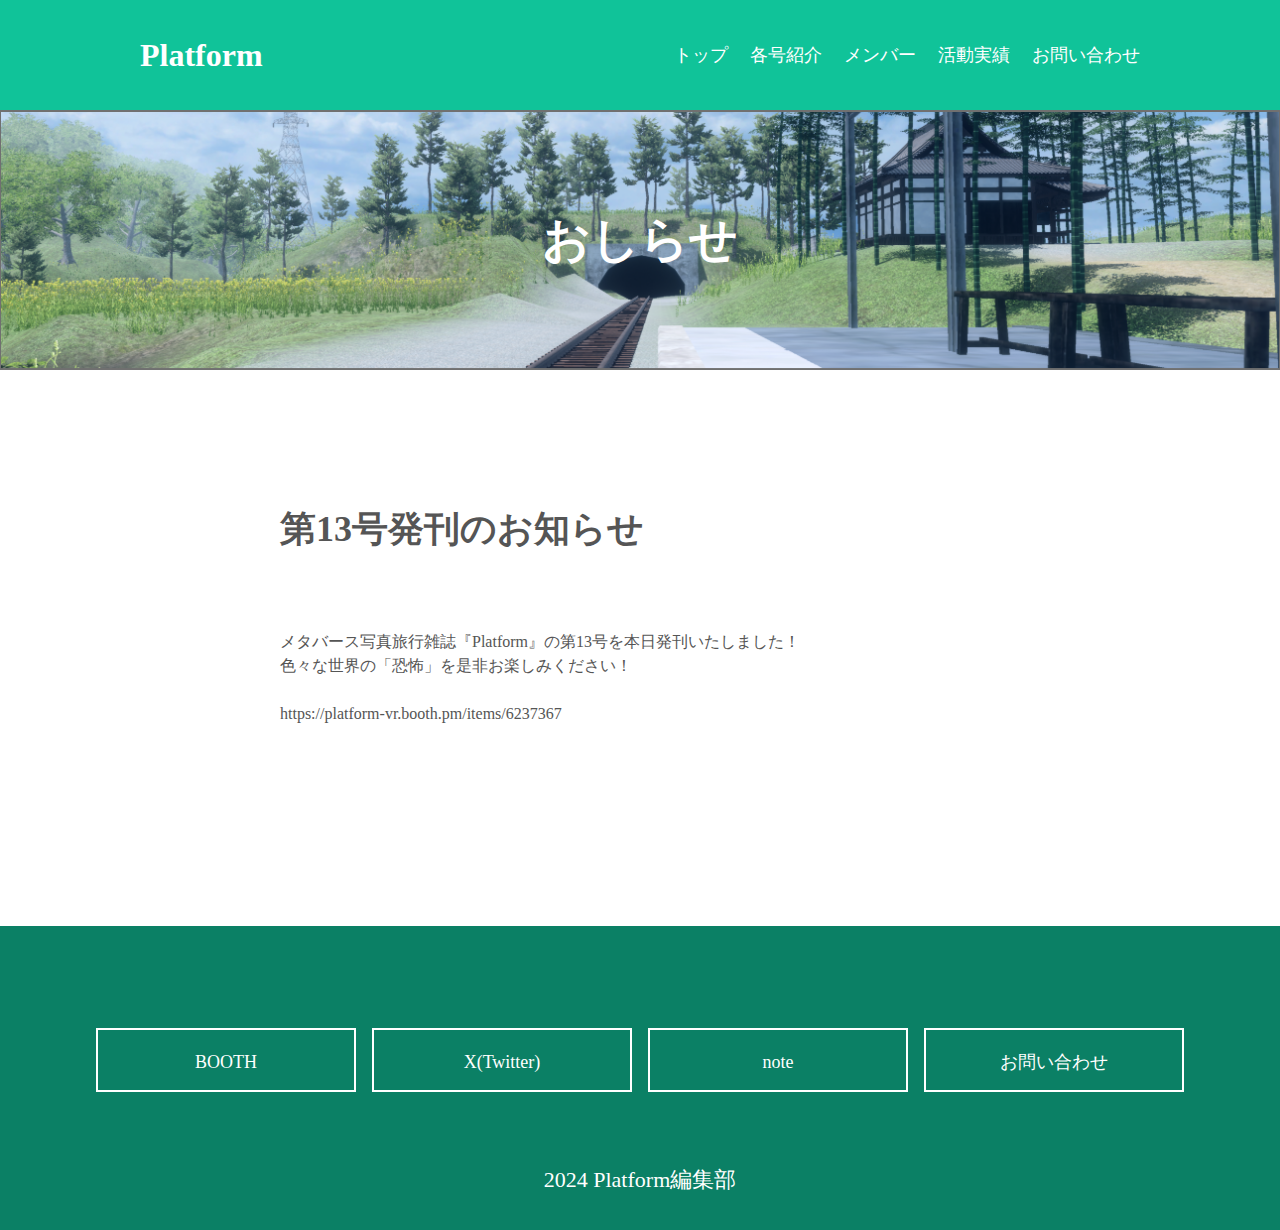
<file: news/20241030.html>
<!DOCTYPE html>
<html lang="ja">
<head>
    <meta charset="UTF-8">
    <meta name="viewport" content="width=device-width, initial-scale=1.0">
    <title>Platform - メタバース写真旅行誌 -</title>
    <link rel="stylesheet" href="../assets/css/reset.css">
    <link rel="preconnect" href="https://fonts.googleapis.com">
    <link rel="preconnect" href="https://fonts.gstatic.com" crossorigin>
    <link href="https://fonts.googleapis.com/css2?family=Roboto+Serif:ital,opsz,wght@0,8..144,100..900;1,8..144,100..900&display=swap" rel="stylesheet">
    <link rel="stylesheet" href="../assets/css/style.css">
</head>
<body>
    <header class="header">
        <div class="header-inner">
            <a href="../index.html" class="logo">Platform</a>
            <nav>
                <input id="menu-toggle" type="checkbox" />
                <label class='menu-button-container' for="menu-toggle">
                    <div class='sp-menu'></div>
                </label>
                <ul class="menulist">
                    <li><a href="../index.html">トップ</a></li>
                    <li><a href="../themes.html">各号紹介</a></li>
                    <li><a href="../member.html">メンバー</a></li>
                    <li><a href="../archives.html">活動実績</a></li>
                    <li><a href="mailto:platformvirtualreal@gmail.com">お問い合わせ</a></li>
                </ul>
            </nav>
        </div>
    </header>
    <main>
        <div class="page-title">
            <h1>おしらせ</h1>
        </div>
        <section class="news-sections">
            <div class="news-sections_inner">
                <h2>第13号発刊のお知らせ</h2>
                <p>メタバース写真旅行雑誌『Platform』の第13号を本日発刊いたしました！<br/>
                    色々な世界の「恐怖」を是非お楽しみください！<br/><br/>
                    <a href="https://platform-vr.booth.pm/items/6237367" target="_blank">https://platform-vr.booth.pm/items/6237367</a>
                </p>
            </div>
        </section>
    </main>
    <footer class="footer">
        <div class="footer-inner">
            <ul class="footer-nav">
                <li>
                    <a class="btn btn-line" href="https://platform-vr.booth.pm/" target="_blank">BOOTH</a>
                </li>
                <li>
                    <a class="btn btn-line" href="https://x.com/PlatformVR" target="_blank">X(Twitter)</a>
                </li>
                <li>
                    <a class="btn btn-line" href="https://note.com/platformvr" target="_blank">note</a>
                </li>
                <li>
                    <a class="btn btn-line" href="mailto:platformvirtualreal@gmail.com">お問い合わせ</a>
                </li>
            </ul>
            <p class="copy">2024 Platform編集部</p>
        </div>
    </footer>
</body>
</html>
</file>
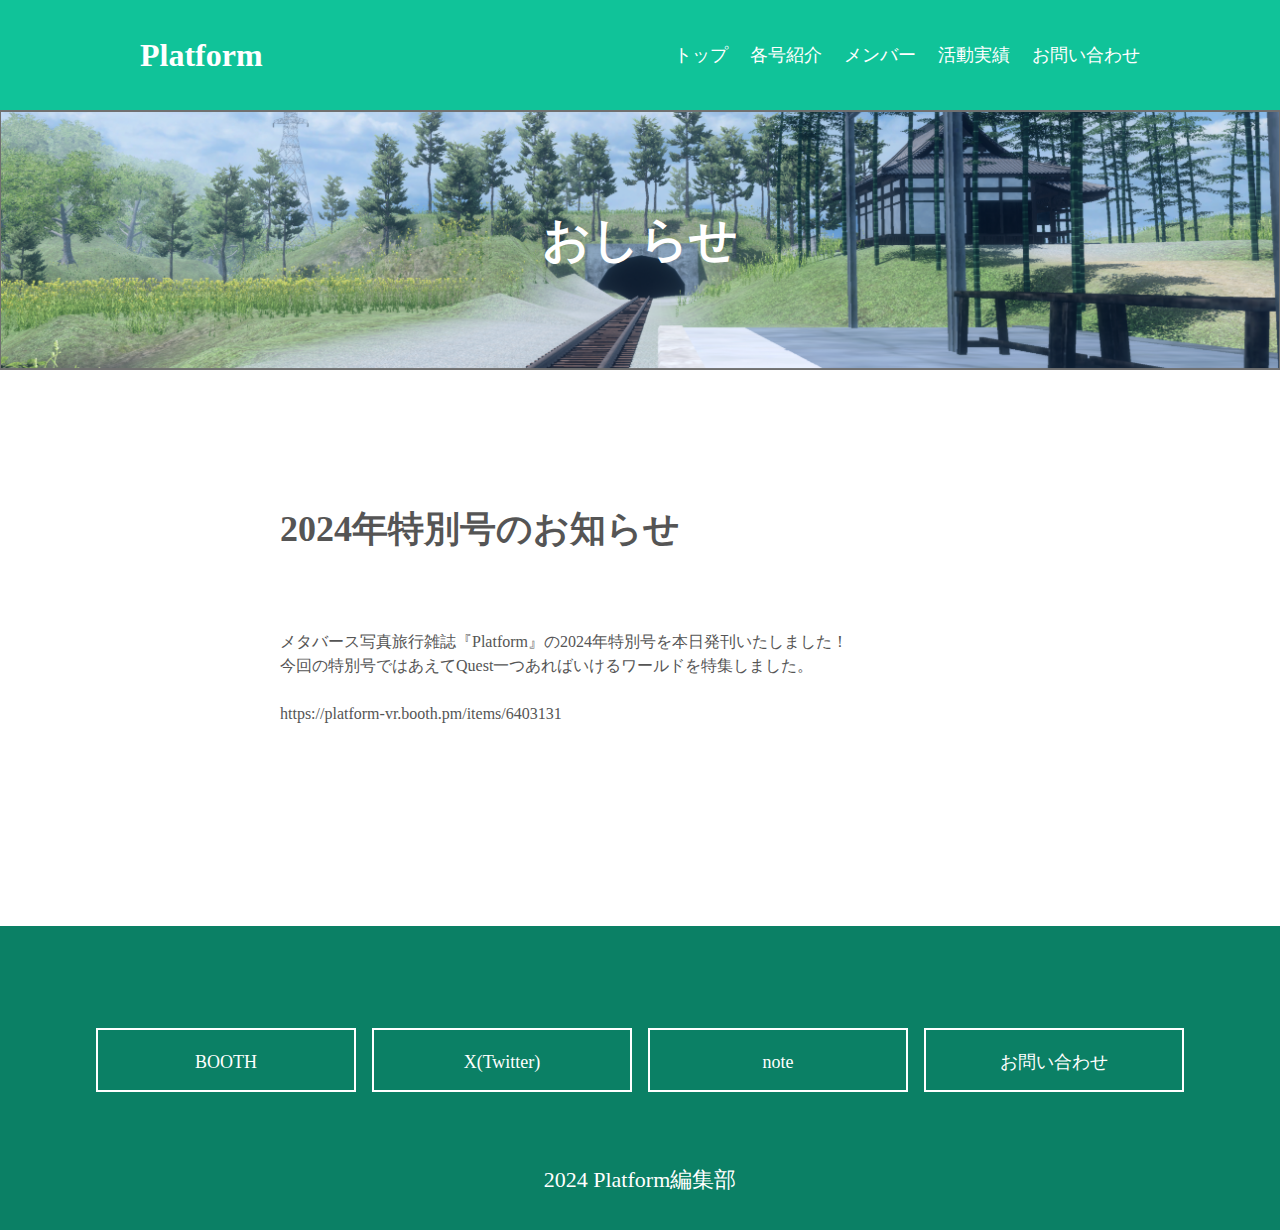
<file: news/20241220.html>
<!DOCTYPE html>
<html lang="ja">
<head>
    <meta charset="UTF-8">
    <meta name="viewport" content="width=device-width, initial-scale=1.0">
    <title>Platform - メタバース写真旅行誌 -</title>
    <link rel="stylesheet" href="../assets/css/reset.css">
    <link rel="preconnect" href="https://fonts.googleapis.com">
    <link rel="preconnect" href="https://fonts.gstatic.com" crossorigin>
    <link href="https://fonts.googleapis.com/css2?family=Roboto+Serif:ital,opsz,wght@0,8..144,100..900;1,8..144,100..900&display=swap" rel="stylesheet">
    <link rel="stylesheet" href="../assets/css/style.css">
</head>
<body>
    <header class="header">
        <div class="header-inner">
            <a href="../index.html" class="logo">Platform</a>
            <nav>
                <input id="menu-toggle" type="checkbox" />
                <label class='menu-button-container' for="menu-toggle">
                    <div class='sp-menu'></div>
                </label>
                <ul class="menulist">
                    <li><a href="../index.html">トップ</a></li>
                    <li><a href="../themes.html">各号紹介</a></li>
                    <li><a href="../member.html">メンバー</a></li>
                    <li><a href="../archives.html">活動実績</a></li>
                    <li><a href="mailto:platformvirtualreal@gmail.com">お問い合わせ</a></li>
                </ul>
            </nav>
        </div>
    </header>
    <main>
        <div class="page-title">
            <h1>おしらせ</h1>
        </div>
        <section class="news-sections">
            <div class="news-sections_inner">
                <h2>2024年特別号のお知らせ</h2>
                <p>メタバース写真旅行雑誌『Platform』の2024年特別号を本日発刊いたしました！<br/>
                    今回の特別号ではあえてQuest一つあればいけるワールドを特集しました。<br/><br/>
                    <a href="https://platform-vr.booth.pm/items/6403131" target="_blank">https://platform-vr.booth.pm/items/6403131</a>
                </p>
            </div>
        </section>
    </main>
    <footer class="footer">
        <div class="footer-inner">
            <ul class="footer-nav">
                <li>
                    <a class="btn btn-line" href="https://platform-vr.booth.pm/" target="_blank">BOOTH</a>
                </li>
                <li>
                    <a class="btn btn-line" href="https://x.com/PlatformVR" target="_blank">X(Twitter)</a>
                </li>
                <li>
                    <a class="btn btn-line" href="https://note.com/platformvr" target="_blank">note</a>
                </li>
                <li>
                    <a class="btn btn-line" href="mailto:platformvirtualreal@gmail.com">お問い合わせ</a>
                </li>
            </ul>
            <p class="copy">2024 Platform編集部</p>
        </div>
    </footer>
</body>
</html>
</file>
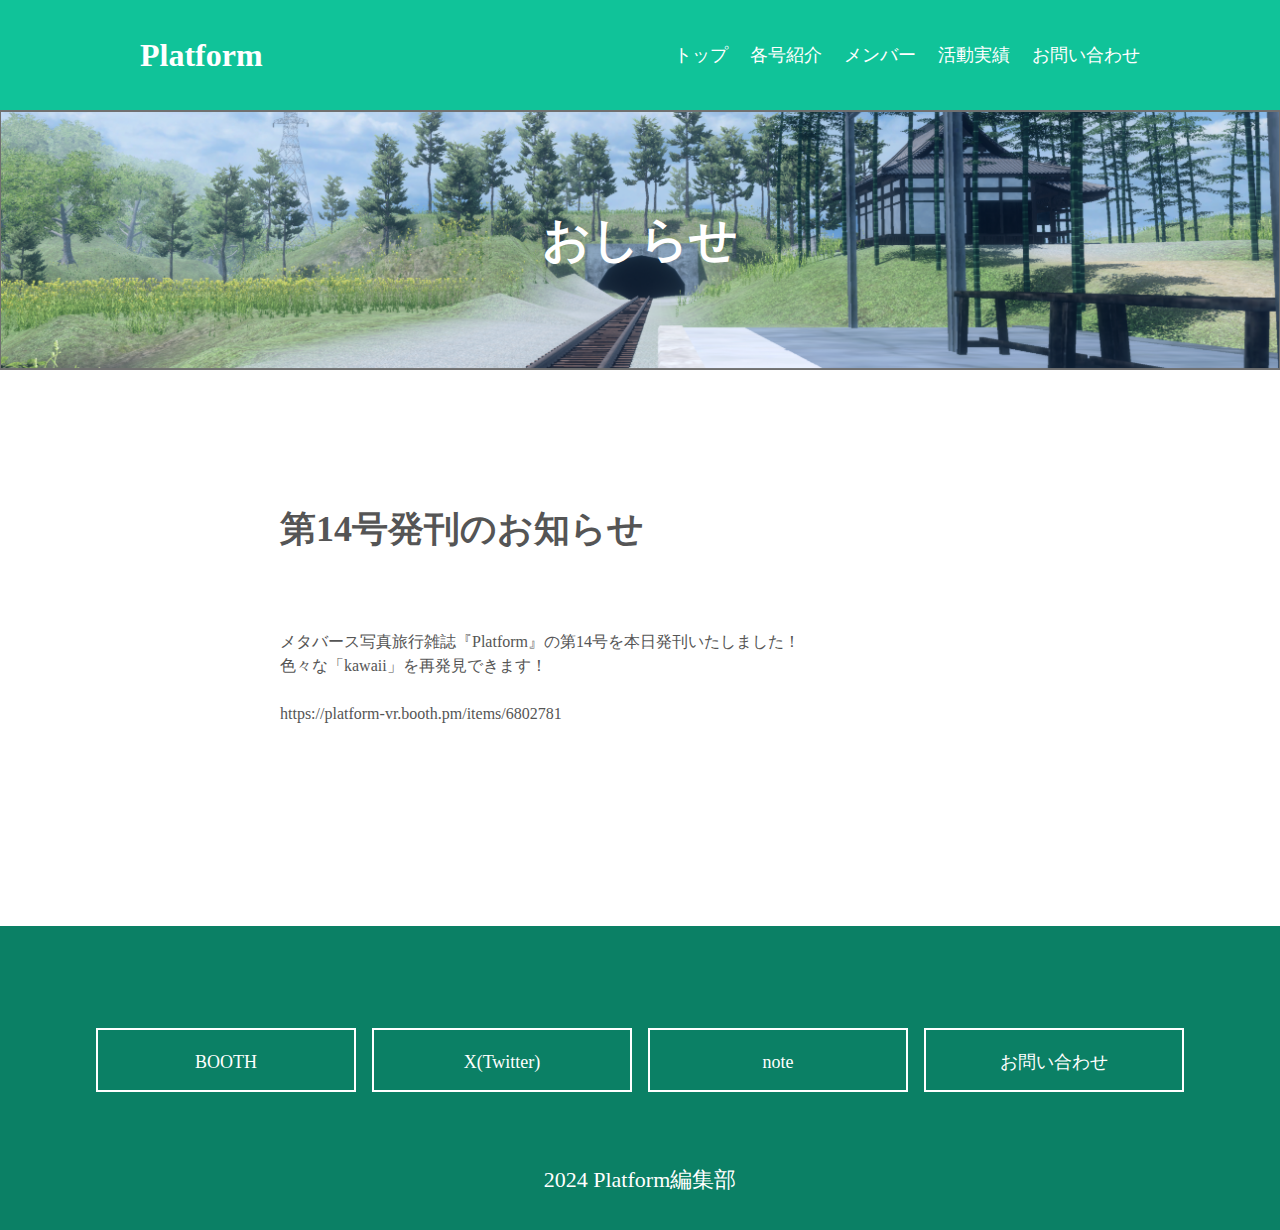
<file: news/20250414.html>
<!DOCTYPE html>
<html lang="ja">
<head>
    <meta charset="UTF-8">
    <meta name="viewport" content="width=device-width, initial-scale=1.0">
    <title>Platform - メタバース写真旅行誌 -</title>
    <link rel="stylesheet" href="../assets/css/reset.css">
    <link rel="preconnect" href="https://fonts.googleapis.com">
    <link rel="preconnect" href="https://fonts.gstatic.com" crossorigin>
    <link href="https://fonts.googleapis.com/css2?family=Roboto+Serif:ital,opsz,wght@0,8..144,100..900;1,8..144,100..900&display=swap" rel="stylesheet">
    <link rel="stylesheet" href="../assets/css/style.css">
</head>
<body>
    <header class="header">
        <div class="header-inner">
            <a href="../index.html" class="logo">Platform</a>
            <nav>
                <input id="menu-toggle" type="checkbox" />
                <label class='menu-button-container' for="menu-toggle">
                    <div class='sp-menu'></div>
                </label>
                <ul class="menulist">
                    <li><a href="../index.html">トップ</a></li>
                    <li><a href="../themes.html">各号紹介</a></li>
                    <li><a href="../member.html">メンバー</a></li>
                    <li><a href="../archives.html">活動実績</a></li>
                    <li><a href="mailto:platformvirtualreal@gmail.com">お問い合わせ</a></li>
                </ul>
            </nav>
        </div>
    </header>
    <main>
        <div class="page-title">
            <h1>おしらせ</h1>
        </div>
        <section class="news-sections">
            <div class="news-sections_inner">
                <h2>第14号発刊のお知らせ</h2>
                <p>メタバース写真旅行雑誌『Platform』の第14号を本日発刊いたしました！<br/>
                    色々な「kawaii」を再発見できます！<br/><br/>
                    <a href="https://platform-vr.booth.pm/items/6802781" target="_blank">https://platform-vr.booth.pm/items/6802781</a>
                </p>
            </div>
        </section>
    </main>
    <footer class="footer">
        <div class="footer-inner">
            <ul class="footer-nav">
                <li>
                    <a class="btn btn-line" href="https://platform-vr.booth.pm/" target="_blank">BOOTH</a>
                </li>
                <li>
                    <a class="btn btn-line" href="https://x.com/PlatformVR" target="_blank">X(Twitter)</a>
                </li>
                <li>
                    <a class="btn btn-line" href="https://note.com/platformvr" target="_blank">note</a>
                </li>
                <li>
                    <a class="btn btn-line" href="mailto:platformvirtualreal@gmail.com">お問い合わせ</a>
                </li>
            </ul>
            <p class="copy">2024 Platform編集部</p>
        </div>
    </footer>
</body>
</html>
</file>
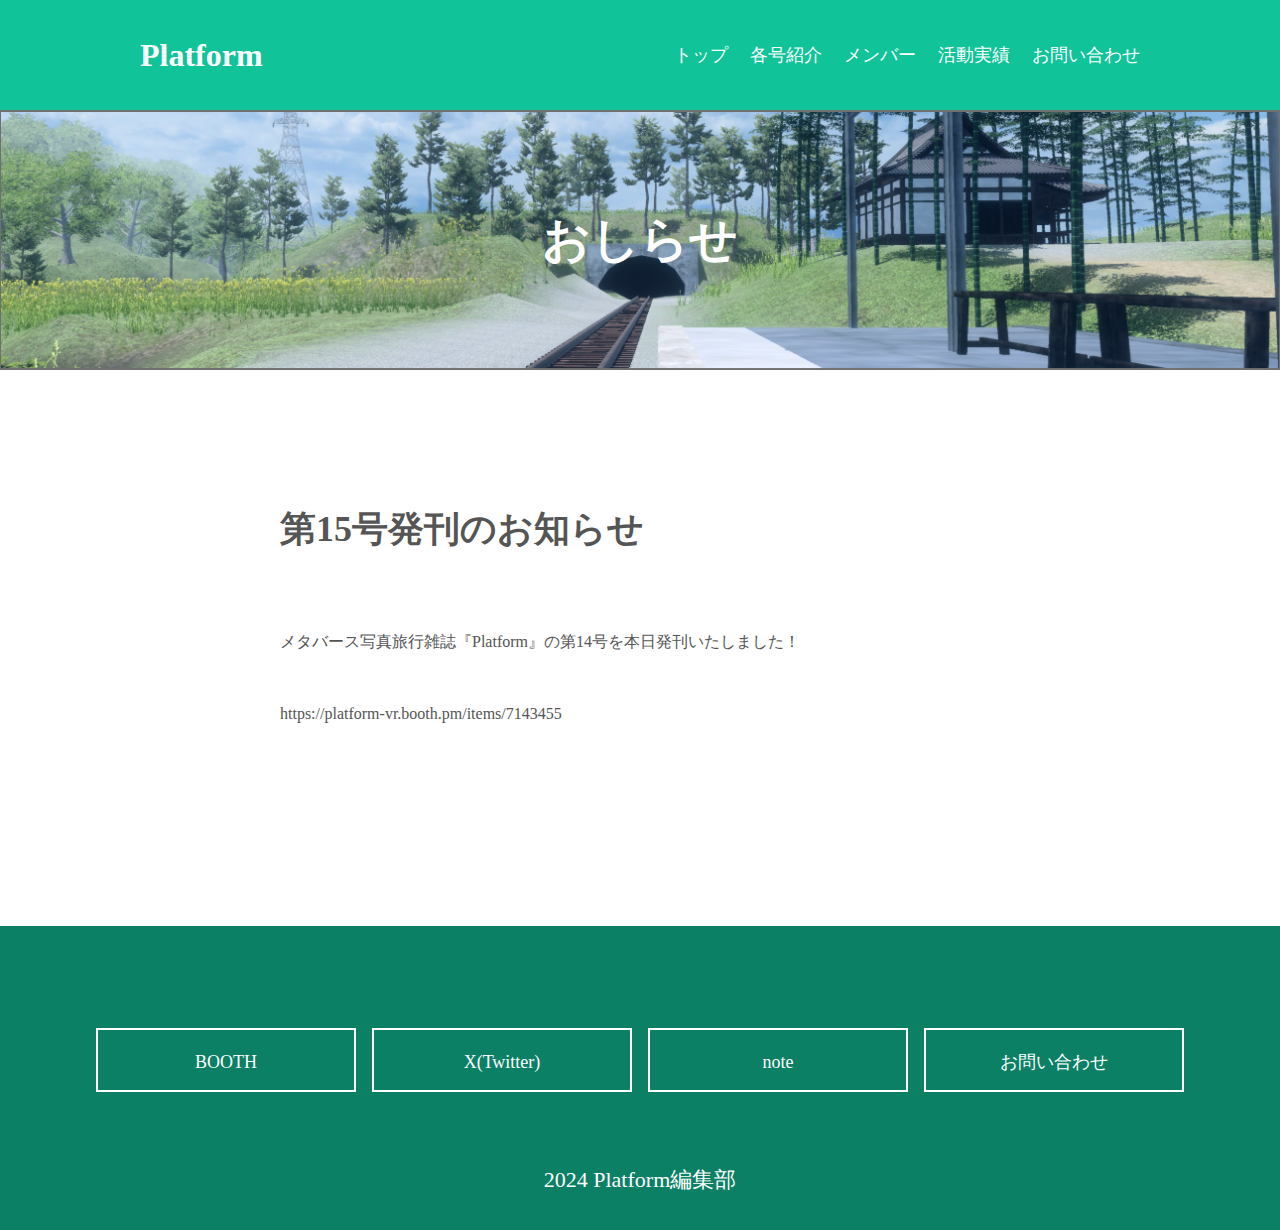
<file: news/20250706.html>
<!DOCTYPE html>
<html lang="ja">
<head>
    <meta charset="UTF-8">
    <meta name="viewport" content="width=device-width, initial-scale=1.0">
    <title>Platform - メタバース写真旅行誌 -</title>
    <link rel="stylesheet" href="../assets/css/reset.css">
    <link rel="preconnect" href="https://fonts.googleapis.com">
    <link rel="preconnect" href="https://fonts.gstatic.com" crossorigin>
    <link href="https://fonts.googleapis.com/css2?family=Roboto+Serif:ital,opsz,wght@0,8..144,100..900;1,8..144,100..900&display=swap" rel="stylesheet">
    <link rel="stylesheet" href="../assets/css/style.css">
</head>
<body>
    <header class="header">
        <div class="header-inner">
            <a href="../index.html" class="logo">Platform</a>
            <nav>
                <input id="menu-toggle" type="checkbox" />
                <label class='menu-button-container' for="menu-toggle">
                    <div class='sp-menu'></div>
                </label>
                <ul class="menulist">
                    <li><a href="../index.html">トップ</a></li>
                    <li><a href="../themes.html">各号紹介</a></li>
                    <li><a href="../member.html">メンバー</a></li>
                    <li><a href="../archives.html">活動実績</a></li>
                    <li><a href="mailto:platformvirtualreal@gmail.com">お問い合わせ</a></li>
                </ul>
            </nav>
        </div>
    </header>
    <main>
        <div class="page-title">
            <h1>おしらせ</h1>
        </div>
        <section class="news-sections">
            <div class="news-sections_inner">
                <h2>第15号発刊のお知らせ</h2>
                <p>メタバース写真旅行雑誌『Platform』の第14号を本日発刊いたしました！<br/>
                    <br/><br/>
                    <a href="https://platform-vr.booth.pm/items/7143455" target="_blank">https://platform-vr.booth.pm/items/7143455</a>
                </p>
            </div>
        </section>
    </main>
    <footer class="footer">
        <div class="footer-inner">
            <ul class="footer-nav">
                <li>
                    <a class="btn btn-line" href="https://platform-vr.booth.pm/" target="_blank">BOOTH</a>
                </li>
                <li>
                    <a class="btn btn-line" href="https://x.com/PlatformVR" target="_blank">X(Twitter)</a>
                </li>
                <li>
                    <a class="btn btn-line" href="https://note.com/platformvr" target="_blank">note</a>
                </li>
                <li>
                    <a class="btn btn-line" href="mailto:platformvirtualreal@gmail.com">お問い合わせ</a>
                </li>
            </ul>
            <p class="copy">2024 Platform編集部</p>
        </div>
    </footer>
</body>
</html>
</file>
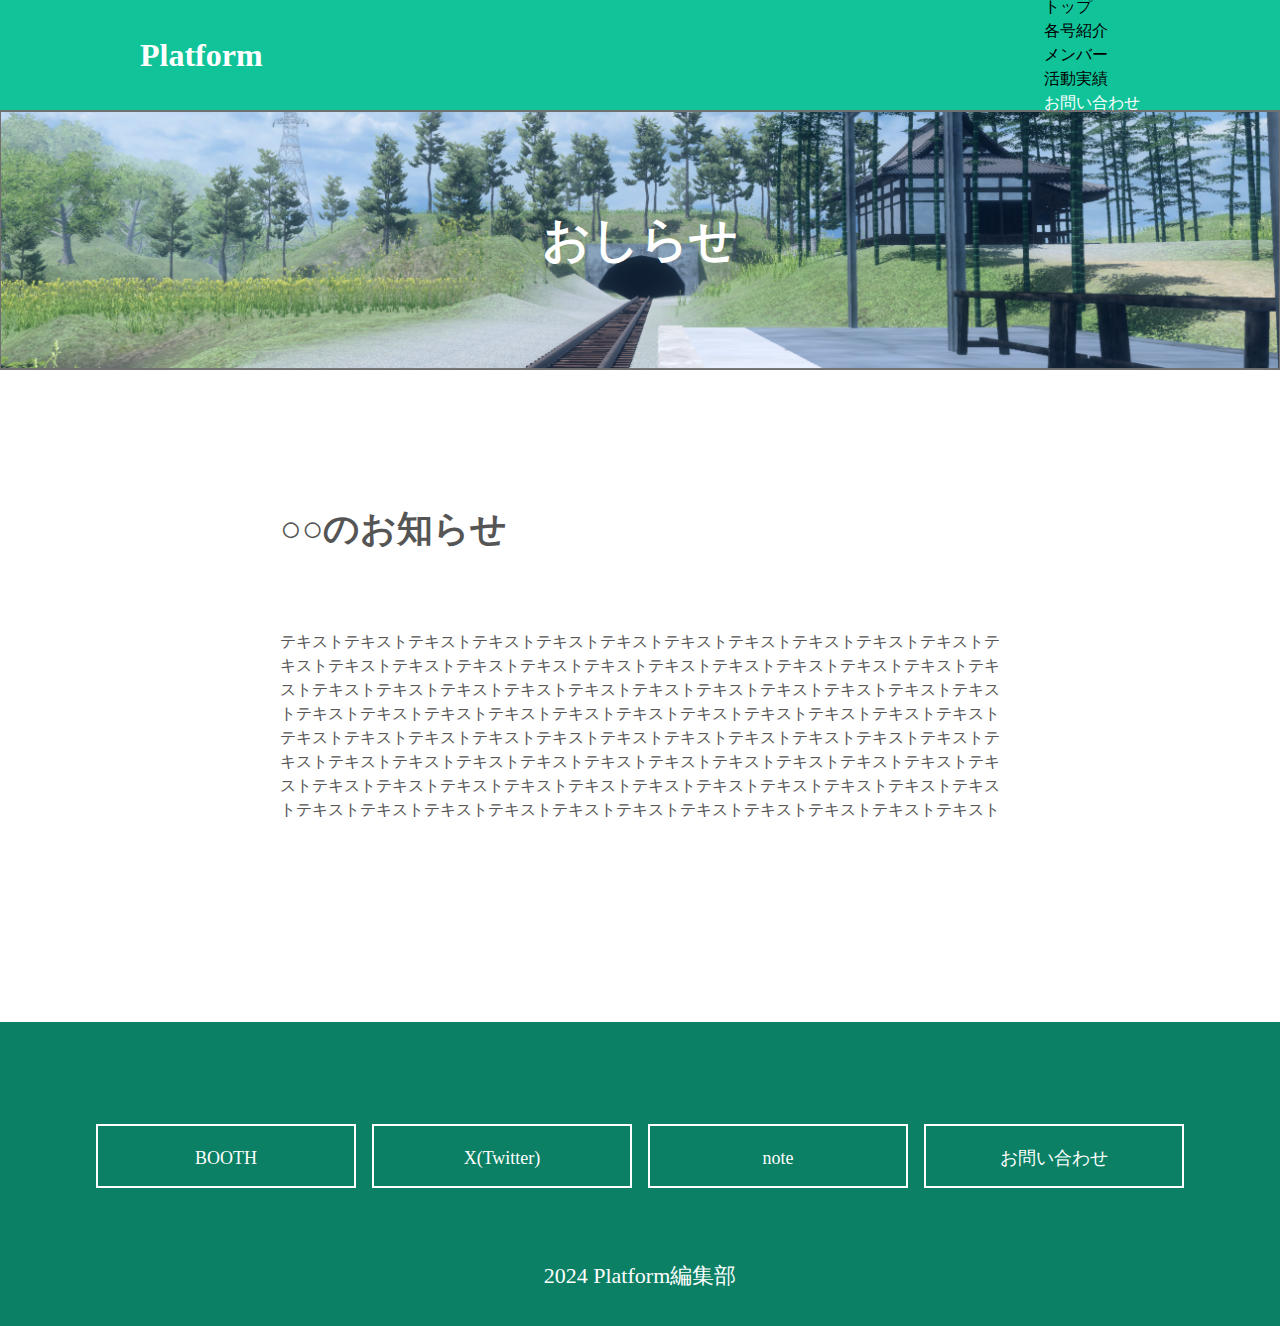
<file: news/news1.html>
<!DOCTYPE html>
<html lang="ja">
<head>
    <meta charset="UTF-8">
    <meta name="viewport" content="width=device-width, initial-scale=1.0">
    <title>Platform - メタバース写真旅行誌 -</title>
    <link rel="stylesheet" href="../assets/css/reset.css">
    <link rel="preconnect" href="https://fonts.googleapis.com">
    <link rel="preconnect" href="https://fonts.gstatic.com" crossorigin>
    <link href="https://fonts.googleapis.com/css2?family=Roboto+Serif:ital,opsz,wght@0,8..144,100..900;1,8..144,100..900&display=swap" rel="stylesheet">
    <link rel="stylesheet" href="../assets/css/style.css">
</head>
<body>
    <header class="header">
        <div class="header-inner">
            <a href="../index.html" class="logo">Platform</a>

            <nav>
                <ul>
                    <li><a href="./index.html">トップ</a></li>
                    <li><a href="./themes.html">各号紹介</a></li>
                    <li><a href="./member.html">メンバー</a></li>
                    <li><a href="./archives.html">活動実績</a></li>
                    <li><a href="">お問い合わせ</a></li>
                </ul>
            </nav>
        </div>
    </header>
    <main>
        <div class="page-title">
            <h1>おしらせ</h1>
        </div>
        <section class="news-sections">
            <div class="news-sections_inner">
                <h2>○○のお知らせ</h2>
                <p>テキストテキストテキストテキストテキストテキストテキストテキストテキストテキストテキストテキストテキストテキストテキストテキストテキストテキストテキストテキストテキストテキストテキストテキストテキストテキストテキストテキストテキストテキストテキストテキストテキストテキストテキストテキストテキストテキストテキストテキストテキストテキストテキストテキストテキストテキストテキストテキストテキストテキストテキストテキストテキストテキストテキストテキストテキストテキストテキストテキストテキストテキストテキストテキストテキストテキストテキストテキストテキストテキストテキストテキストテキストテキストテキストテキストテキストテキストテキストテキストテキストテキストテキストテキストテキストテキストテキストテキストテキストテキスト</p>
            </div>
        </section>
    </main>
    <footer class="footer">
        <div class="footer-inner">
            <ul class="footer-nav">
                <li>
                    <a class="btn btn-line" href="https://platform-vr.booth.pm/" target="_blank">BOOTH</a>
                </li>
                <li>
                    <a class="btn btn-line" href="https://x.com/PlatformVR" target="_blank">X(Twitter)</a>
                </li>
                <li>
                    <a class="btn btn-line" href="https://note.com/platformvr" target="_blank">note</a>
                </li>
                <li>
                    <a class="btn btn-line" href="">お問い合わせ</a>
                </li>
            </ul>
            <p class="copy">2024 Platform編集部</p>
        </div>
    </footer>
</body>
</html>
</file>
<file: assets/css/style.css>
@charset "UTF-8";
body {
  width: 100%;
  height: 100%;
  font: Noto Sans JP;
}

main {
  position: relative;
  width: 100%;
}

ul {
  padding: 0;
  list-style: none;
}

a {
  text-decoration: none;
}
a:visited {
  color: #fff;
}

.btn {
  display: block;
  width: 318px;
  height: 64px;
  font-size: 18px;
  font-weight: medium;
  color: #fff;
  text-align: center;
  line-height: 64px;
  box-shadow: 0 5px 5px rgba(0, 0, 0, 0.2);
}
.btn-green {
  background-color: #10c399;
  border-radius: 32px;
}
.btn-green:hover {
  background-color: #99e8bb;
  color: #10c399;
  transition: 0.3s;
}
.btn-big {
  width: 352px;
  height: 80px;
  border-radius: 40px;
  font-size: 24px;
  line-height: 80px;
}
@media screen and (max-width: 480px) {
  .btn-big {
    max-width: 318px;
    height: 64px;
    border-radius: 32px;
    font-size: 18px;
    line-height: 64px;
  }
}
.btn-line {
  border: solid 2px #fff;
  border-radius: 0;
  box-shadow: none;
}
.btn-small {
  width: 260px;
  height: 58px;
  border-radius: 29px;
  font-size: 22px;
  line-height: 58px;
}

.header {
  position: sticky;
  width: 100%;
  height: 110px;
  background-color: #10c399;
  z-index: 100;
}
@media screen and (max-width: 480px) {
  .header {
    height: 60px;
  }
}
.header-inner {
  display: flex;
  width: calc(100% - 280px);
  height: 100%;
  margin: 0 auto;
  justify-content: space-between;
  align-items: center;
}
@media screen and (max-width: 480px) {
  .header-inner {
    width: 100%;
    padding: 0 10px 0 20px;
  }
}
.header-inner .logo {
  font-size: 32px;
  font-weight: bold;
  color: #fff;
}
@media screen and (max-width: 480px) {
  .header-inner .logo {
    font-size: 28px;
  }
}
@media screen and (max-width: 480px) {
  .header-inner nav {
    position: relative;
  }
}
.header-inner nav #menu-toggle {
  display: none;
}
.header-inner nav .menu-button-container {
  display: none;
}
@media screen and (max-width: 480px) {
  .header-inner nav .menu-button-container {
    position: relative;
    display: block;
    width: 36px;
    z-index: 200;
  }
  .header-inner nav .menu-button-container .sp-menu,
  .header-inner nav .menu-button-container .sp-menu::before,
  .header-inner nav .menu-button-container .sp-menu::after {
    display: block;
    background-color: #fff;
    position: absolute;
    height: 3px;
    width: 36px;
    transition: transform 400ms cubic-bezier(0.23, 1, 0.32, 1);
    border-radius: 2px;
  }
  .header-inner nav .menu-button-container .sp-menu::before {
    content: "";
    margin-top: -10px;
  }
  .header-inner nav .menu-button-container .sp-menu::after {
    content: "";
    margin-top: 10px;
  }
}
.header-inner nav .menulist {
  display: flex;
}
@media screen and (max-width: 480px) {
  .header-inner nav .menulist {
    position: fixed;
    top: 0;
    right: -100vw;
    transition: 0.5s;
    width: 220px;
    height: 100vh;
    margin: 0;
    padding-top: 117px;
    display: block;
    background-color: #0b8065;
    z-index: 150;
  }
}
.header-inner nav .menulist li {
  margin-left: 22px;
}
@media screen and (max-width: 480px) {
  .header-inner nav .menulist li {
    margin: 0 0 30px 30px;
  }
}
.header-inner nav .menulist li a {
  font-size: 18px;
  font-weight: 500;
  color: #fff;
}
.header-inner nav #menu-toggle:checked + .menu-button-container .sp-menu::before {
  margin-top: 0px;
  transform: rotate(45deg);
}
.header-inner nav #menu-toggle:checked + .menu-button-container .sp-menu {
  background: rgba(255, 255, 255, 0);
}
.header-inner nav #menu-toggle:checked + .menu-button-container .sp-menu::after {
  margin-top: 0px;
  transform: rotate(-45deg);
}
@media screen and (max-width: 480px) {
  .header-inner nav #menu-toggle:checked ~ .menulist {
    right: 0;
  }
}

.page-title {
  display: flex;
  justify-content: center;
  align-items: center;
  width: 100%;
  height: 260px;
  background: url(../img/page-header.png) no-repeat;
  background-size: cover;
  background-position: center;
  box-sizing: border-box;
  border: solid 1px #707070;
}
.page-title h1 {
  font-size: 48px;
  font-weight: bold;
  color: #fff;
  text-align: center;
}

.footer {
  width: 100%;
  background-color: #0b8065;
}
.footer-inner {
  max-width: 1088px;
  margin: 0 auto;
  padding: 86px 0 34px;
}
@media screen and (max-width: 480px) {
  .footer-inner {
    padding: 50px 36px 57px;
  }
}
.footer-inner .copy {
  font-size: 22px;
  text-align: center;
  color: #fff;
}
@media screen and (max-width: 480px) {
  .footer-inner .copy {
    font-size: 18px;
  }
}
.footer-nav {
  display: flex;
  width: 100%;
  margin-bottom: 71px;
  justify-content: space-between;
}
@media screen and (max-width: 480px) {
  .footer-nav {
    display: block;
    margin-bottom: 14px;
  }
  .footer-nav li {
    margin-bottom: 30px;
  }
}
.footer-nav .btn {
  width: 260px;
}
@media screen and (max-width: 480px) {
  .footer-nav .btn {
    width: 100%;
    max-width: 318px;
  }
}

/** TOP **/
.firstview {
  display: flex;
  justify-items: center;
  align-items: center;
  width: 100%;
  height: calc(100vh - 110px);
  background: url(../img/bg_firstview.png);
  background-size: cover;
  background-position: center center;
}
@media screen and (max-width: 480px) {
  .firstview {
    height: 784px;
  }
}
.firstview-inner {
  width: 448px;
  margin: 0 auto;
}
@media screen and (max-width: 480px) {
  .firstview-inner {
    width: 298px;
  }
}
.firstview-inner h1 {
  margin-bottom: 40px;
}
@media screen and (max-width: 480px) {
  .firstview-inner h1 {
    margin-bottom: 70px;
  }
}
.firstview-inner p {
  font-size: 64px;
  font-weight: 800;
  color: #fff;
  text-align: center;
  text-shadow: 0 6px 6px rgba(0, 0, 0, 0.3019607843);
}
@media screen and (max-width: 480px) {
  .firstview-inner p {
    font-size: 42px;
    line-height: 61px;
  }
}

.about,
.archives {
  width: 100%;
  max-width: 1366px;
  margin: 0 auto;
}
.about-inner,
.archives-inner {
  display: flex;
  width: 100%;
  height: 655px;
  flex-direction: row-reverse;
}
@media screen and (max-width: 480px) {
  .about-inner,
  .archives-inner {
    display: block;
    height: inherit;
  }
}
.about-contents,
.archives-contents {
  width: 50%;
}
@media screen and (max-width: 480px) {
  .about-contents,
  .archives-contents {
    width: 100%;
  }
}
.about-contents img,
.archives-contents img {
  object-fit: cover;
}
.about-contents h2,
.archives-contents h2 {
  margin: 0 0 15px 139px;
  padding-top: 48px;
  font-family: "Roboto Serif";
  font-size: 96px;
  font-weight: 500;
  color: #99e8bb;
}
@media screen and (max-width: 480px) {
  .about-contents h2,
  .archives-contents h2 {
    margin: 0 0 10px 36px;
    padding-top: 28px;
    font-size: 56px;
  }
}
.about-contents h3,
.archives-contents h3 {
  margin: 0 0 67px 139px;
  font-size: 36px;
  font-weight: 800;
  color: #555;
}
@media screen and (max-width: 480px) {
  .about-contents h3,
  .archives-contents h3 {
    margin: 0 0 28px 36px;
    font-size: 22px;
  }
}
.about-contents p,
.archives-contents p {
  margin: 0 0 84px 139px;
  font-size: 16px;
  font-weight: medium;
  color: #555;
  line-height: 40px;
}
@media screen and (max-width: 480px) {
  .about-contents p,
  .archives-contents p {
    margin: 0 0 44px 36px;
    font-size: 12px;
    line-height: 24px;
  }
}
.about-contents .btn,
.archives-contents .btn {
  margin-left: 139px;
}
@media screen and (max-width: 480px) {
  .about-contents .btn,
  .archives-contents .btn {
    margin: 0 auto 50px;
    width: calc(100vw - 72px);
  }
}

.theme {
  width: 100%;
  max-width: 1366px;
  margin: 0 auto;
}
.theme-inner {
  display: flex;
  width: 100%;
  height: 655px;
}
@media screen and (max-width: 480px) {
  .theme-inner {
    display: block;
    height: inherit;
  }
}
.theme-contents {
  width: 50%;
}
@media screen and (max-width: 480px) {
  .theme-contents {
    width: 100%;
  }
}
.theme-contents img {
  object-fit: cover;
}
.theme-contents h2 {
  margin: 0 0 15px 100px;
  padding-top: 48px;
  font-family: "Roboto Serif";
  font-size: 96px;
  font-weight: 500;
  color: #99e8bb;
}
@media screen and (max-width: 480px) {
  .theme-contents h2 {
    margin: 0 0 10px 36px;
    padding-top: 28px;
    font-size: 56px;
  }
}
.theme-contents h3 {
  margin: 0 0 67px 100px;
  font-size: 36px;
  font-weight: 800;
  color: #555;
}
@media screen and (max-width: 480px) {
  .theme-contents h3 {
    margin: 0 0 28px 36px;
    font-size: 22px;
  }
}
.theme-contents p {
  margin: 0 0 84px 100px;
  font-size: 16px;
  font-weight: medium;
  color: #555;
  line-height: 40px;
}
@media screen and (max-width: 480px) {
  .theme-contents p {
    margin: 0 0 44px 36px;
    font-size: 12px;
    line-height: 24px;
  }
}
.theme-contents .btn {
  margin-left: 100px;
}
@media screen and (max-width: 480px) {
  .theme-contents .btn {
    margin: 0 auto 50px;
    width: calc(100vw - 72px);
  }
}

.news {
  background-color: #99e8bb;
}
.news-inner {
  max-width: 904px;
  margin: 0 auto;
  padding: 80px 0 129.5px;
}
@media screen and (max-width: 480px) {
  .news-inner {
    padding: 33px 36px 60px;
  }
}
.news-inner h2 {
  margin-bottom: 72px;
  font-size: 36px;
  font-weight: bold;
  color: #fff;
  text-align: center;
}
@media screen and (max-width: 480px) {
  .news-inner h2 {
    margin-bottom: 42px;
    font-size: 28px;
  }
}
.news-inner ul {
  width: 100%;
}
.news-inner ul li {
  width: 100%;
  margin-bottom: 17.5px;
  padding-bottom: 14.5px;
  border-bottom: solid 2px #fff;
}
.news-inner ul li a {
  display: flex;
  align-content: center;
}
@media screen and (max-width: 480px) {
  .news-inner ul li a {
    display: block;
  }
}
.news-inner ul li a span {
  font-size: 22px;
  font-weight: medium;
  color: #fff;
}
@media screen and (max-width: 480px) {
  .news-inner ul li a span {
    display: block;
    font-size: 14px;
  }
}
.news-inner ul li a .date {
  display: block;
  margin-right: 89px;
  font-size: 18px;
  line-height: 33px;
}
@media screen and (max-width: 480px) {
  .news-inner ul li a .date {
    margin: 0 0 3px;
    font-size: 12px;
    line-height: 17px;
  }
}

/** 各号紹介 **/
.theme-sections_inner {
  max-width: 1088px;
  margin: 0 auto;
  padding: 140px 0;
}
.theme-sections_inner h2 {
  margin-bottom: 80px;
  font-size: 48px;
  font-weight: bold;
  color: #555;
}
.theme-sections_inner .theme-list {
  margin-bottom: 20px;
}
.theme-sections_inner .theme-list > li {
  display: flex;
  margin-bottom: 60px;
}
.theme-sections_inner .theme-list > li .themes-img {
  width: 536px;
}
.theme-sections_inner .theme-list > li .themes-description {
  padding: 14.5px 0 0 104px;
}
.theme-sections_inner .theme-list > li .themes-description h3 {
  margin-bottom: 20px;
  font-size: 28px;
  font-weight: bold;
  color: #555;
}
.theme-sections_inner .theme-list > li .themes-description .worlds {
  margin-bottom: 40px;
}
.theme-sections_inner .theme-list > li .themes-description .worlds li p {
  font-size: 16px;
  font-weight: medium;
  color: #555;
  line-height: 30px;
}

/** メンバー **/
.menber-sections_inner {
  max-width: 1088px;
  margin: 0 auto;
  padding: 140px 0;
}
.menber-sections_inner h2 {
  margin-bottom: 80px;
  font-size: 48px;
  font-weight: bold;
  color: #555;
  text-align: center;
}
.menber-sections_inner .menber-list {
  margin-bottom: 80px;
}
.menber-sections_inner .menber-list > li {
  display: flex;
  margin-bottom: 60px;
}
.menber-sections_inner .menber-list > li .menber-img {
  width: 352px;
}
.menber-sections_inner .menber-list > li .menber-description {
  padding: 30px 0 0 109px;
}
.menber-sections_inner .menber-list > li .menber-description h3 {
  margin-bottom: 20px;
  font-size: 28px;
  font-weight: bold;
  color: #555;
}
.menber-sections_inner .menber-list > li .menber-description .profile {
  width: 480px;
  margin-bottom: 40px;
  font-size: 16px;
  font-weight: medium;
  color: #555;
  line-height: 30px;
}
.menber-sections_inner .menber-list > li .menber-description .x_links {
  display: block;
  width: 50px;
}
.menber-sections_inner .menber-list > li .menber-description .x_links img {
  width: 100%;
}
.menber-sections_inner .menber-list > li .menber-description .x_links:hover {
  opacity: 0.8;
  transition: 0.3s;
}

/** 活動実績 **/
.archives-sections_inner {
  max-width: 1088px;
  margin: 0 auto;
  padding: 140px 0;
}
.archives-sections_inner h2 {
  margin-bottom: 80px;
  font-size: 48px;
  font-weight: bold;
  color: #555;
  line-height: 70px;
}
.archives-sections_inner .archives-list {
  margin-bottom: 80px;
}
.archives-sections_inner .archives-list > li {
  display: flex;
  margin-bottom: 60px;
}
.archives-sections_inner .archives-list > li .archives-img {
  width: 536px;
}
.archives-sections_inner .archives-list > li .archives-description {
  padding: 14.5px 0 0 104px;
}
.archives-sections_inner .archives-list > li .archives-description h3 {
  margin-bottom: 20px;
  font-size: 28px;
  font-weight: bold;
  color: #555;
}
.archives-sections_inner .archives-list > li .archives-description p {
  width: 448px;
  font-size: 16px;
  font-weight: medium;
  color: #555;
  line-height: 30px;
}

/** お知らせ **/
.news-sections_inner {
  width: 720px;
  margin: 0 auto;
  padding: 140px 0 200px;
}
.news-sections_inner h2 {
  margin-bottom: 80px;
  font-size: 36px;
  font-weight: bold;
  color: #555;
}
.news-sections_inner p {
  font-size: 16px;
  font-weight: medium;
  color: #555;
}

/** 404 **/
.not-sections {
  width: 100%;
}
.not-sections_inner {
  width: 720px;
  margin: 0 auto;
  padding: 140px 0 200px;
}
.not-sections_inner h2 {
  margin-bottom: 80px;
  font-size: 36px;
  font-weight: bold;
  color: #555;
}
.not-sections_inner p {
  margin-bottom: 40px;
  font-size: 16px;
  font-weight: medium;
  color: #555;
}
.not-sections_inner a {
  font-size: 16px;
  font-weight: medium;
  color: #10c399;
}
.not-sections_inner a:hover {
  opacity: 0.8;
  transition: 0.3s;
}
.not-sections_inner a:visited {
  color: #10c399;
}
</file>
